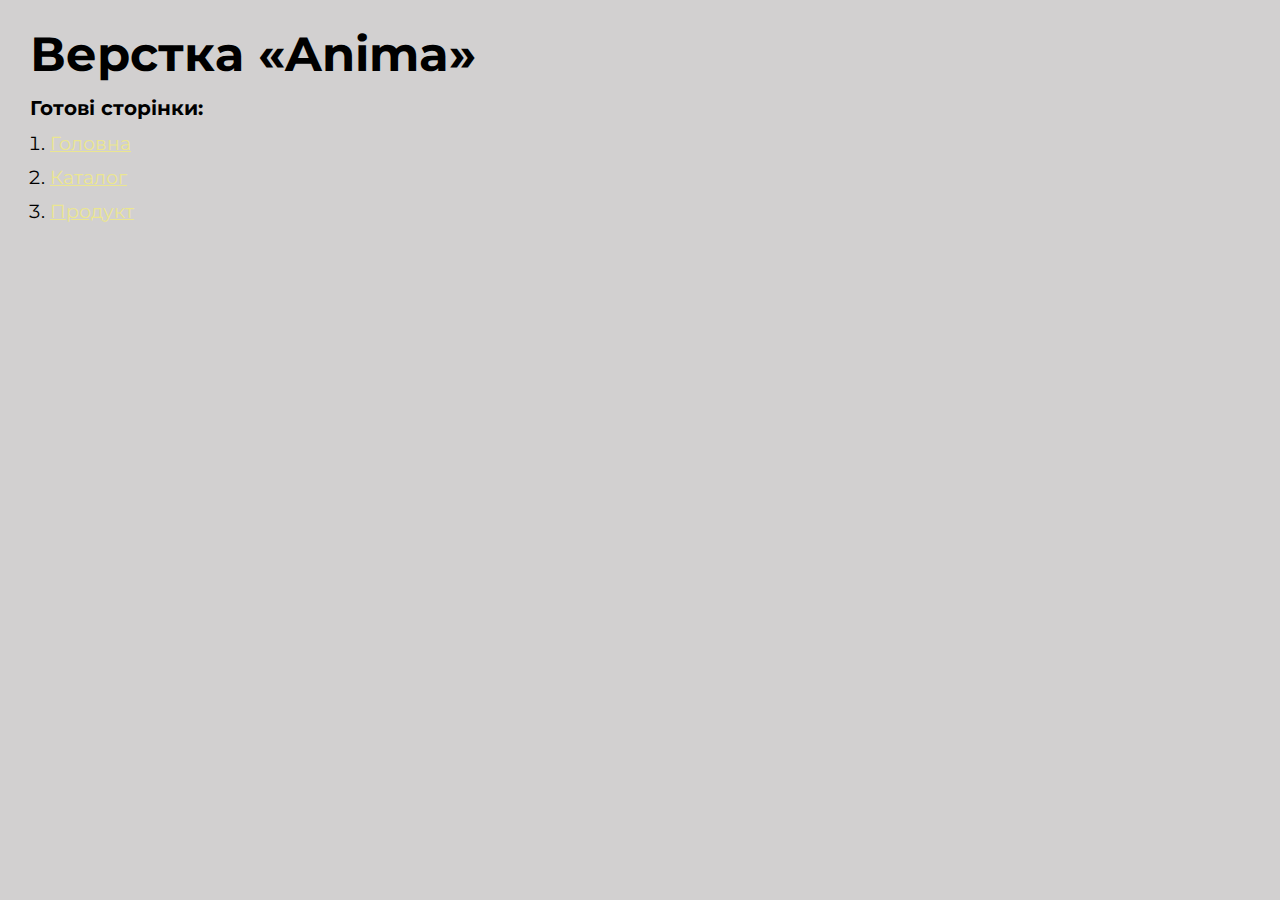
<file: index.html>
<!DOCTYPE html>
<html>

<head>
	<meta charset="UTF-8">
	<meta name="viewport" content="width=device-width, initial-scale=1.0">
	<title>Верстка «Anima»</title>
</head>

<body>
	<div class="rootpage">
		<h1>Верстка «Anima»</h1>
		<h2>Готові сторінки:</h2>
		<ol class="rootpage__list">
			<li><a target="_blank" href="home.html">Головна</a></li>
			<li><a target="_blank" href="catalog.html">Каталог</a></li>
			<li><a target="_blank" href="product.html">Продукт</a></li>
		</ol>

	</div>
</body>
<style>
	@charset "UTF-8";
	@import url("https://fonts.googleapis.com/css?family=Montserrat:regular,700&display=swap");

	*,
	*::before,
	*::after {
		padding: 0px;
		margin: 0px;
		border: 0px;
		box-sizing: border-box;
	}

	html,
	body {
		height: 100%;
		margin: 0;
		padding: 0;
		min-width: 320px;
		width: 100%;
		color: #000;
		background-color: rgb(210, 208, 208);
	}

	body {
		font-family: Montserrat;
		font-size: 100%;
		line-height: 1;
		font-size: 1.2rem;
	}

	a {
		text-decoration: underline;
		color: #ebe691
	}

	a:visited {
		text-decoration: underline;
		color: #695252;
	}

	a:hover {
		text-decoration: none;
	}

	ul li {
		list-style: none;
	}

	img {
		vertical-align: top;
	}

	.wrapper {
		width: 100%;
		min-height: 100%;
		overflow: hidden;
	}

	.rootpage {
		padding: 30px;
		display: flex;
		flex-direction: column;
		align-items: flex-start;
	}

	@media (max-width: 767px) {
		.rootpage {
			padding: 30px 15px;
		}
	}

	h1 {
		color: #000000;
		font-size: 3rem;
		margin: 0px 0px 1.25rem 0px;
	}

	@media (max-width: 767px) {
		h1 {
			font-size: 1.85rem;
			margin: 0px 0px 1.25rem 0px;
		}
	}

	h2 {
		color: #000000;
		font-size: 1.25rem;
		margin: 0px 0px 1rem 0px;
	}

	@media (max-width: 767px) {
		h2 {
			font-size: 1.125rem;
			margin: 0px 0px 1rem 0px;
		}
	}

	.rootpage__info {
		line-height: 140%;
		margin: 0px 0px 1.5rem 0px;
	}

	.rootpage__list {
		margin: 0px 0px 2.25rem 1.25rem;
	}

	.rootpage__list li:not(:last-child) {
		margin: 0px 0px 15px 0px;
	}

	.rootpage__contacts,
	.rootpage__tnx {
		border-radius: 200px;
		padding: 20px 65px;
		line-height: 140%;
	}

	@media (max-width: 767px) {

		.rootpage__contacts,
		.rootpage__tnx {
			border-radius: 40px;
			padding: 20px;
		}
	}

	.rootpage__contacts {
		background: #32b5a4;

	}

	.rootpage__contacts a {
		color: #000000;
	}

	.rootpage__tnx {
		background: #c22d63;
		margin: 0px 0px 1rem 0px;
	}
</style>

</html>
</file>
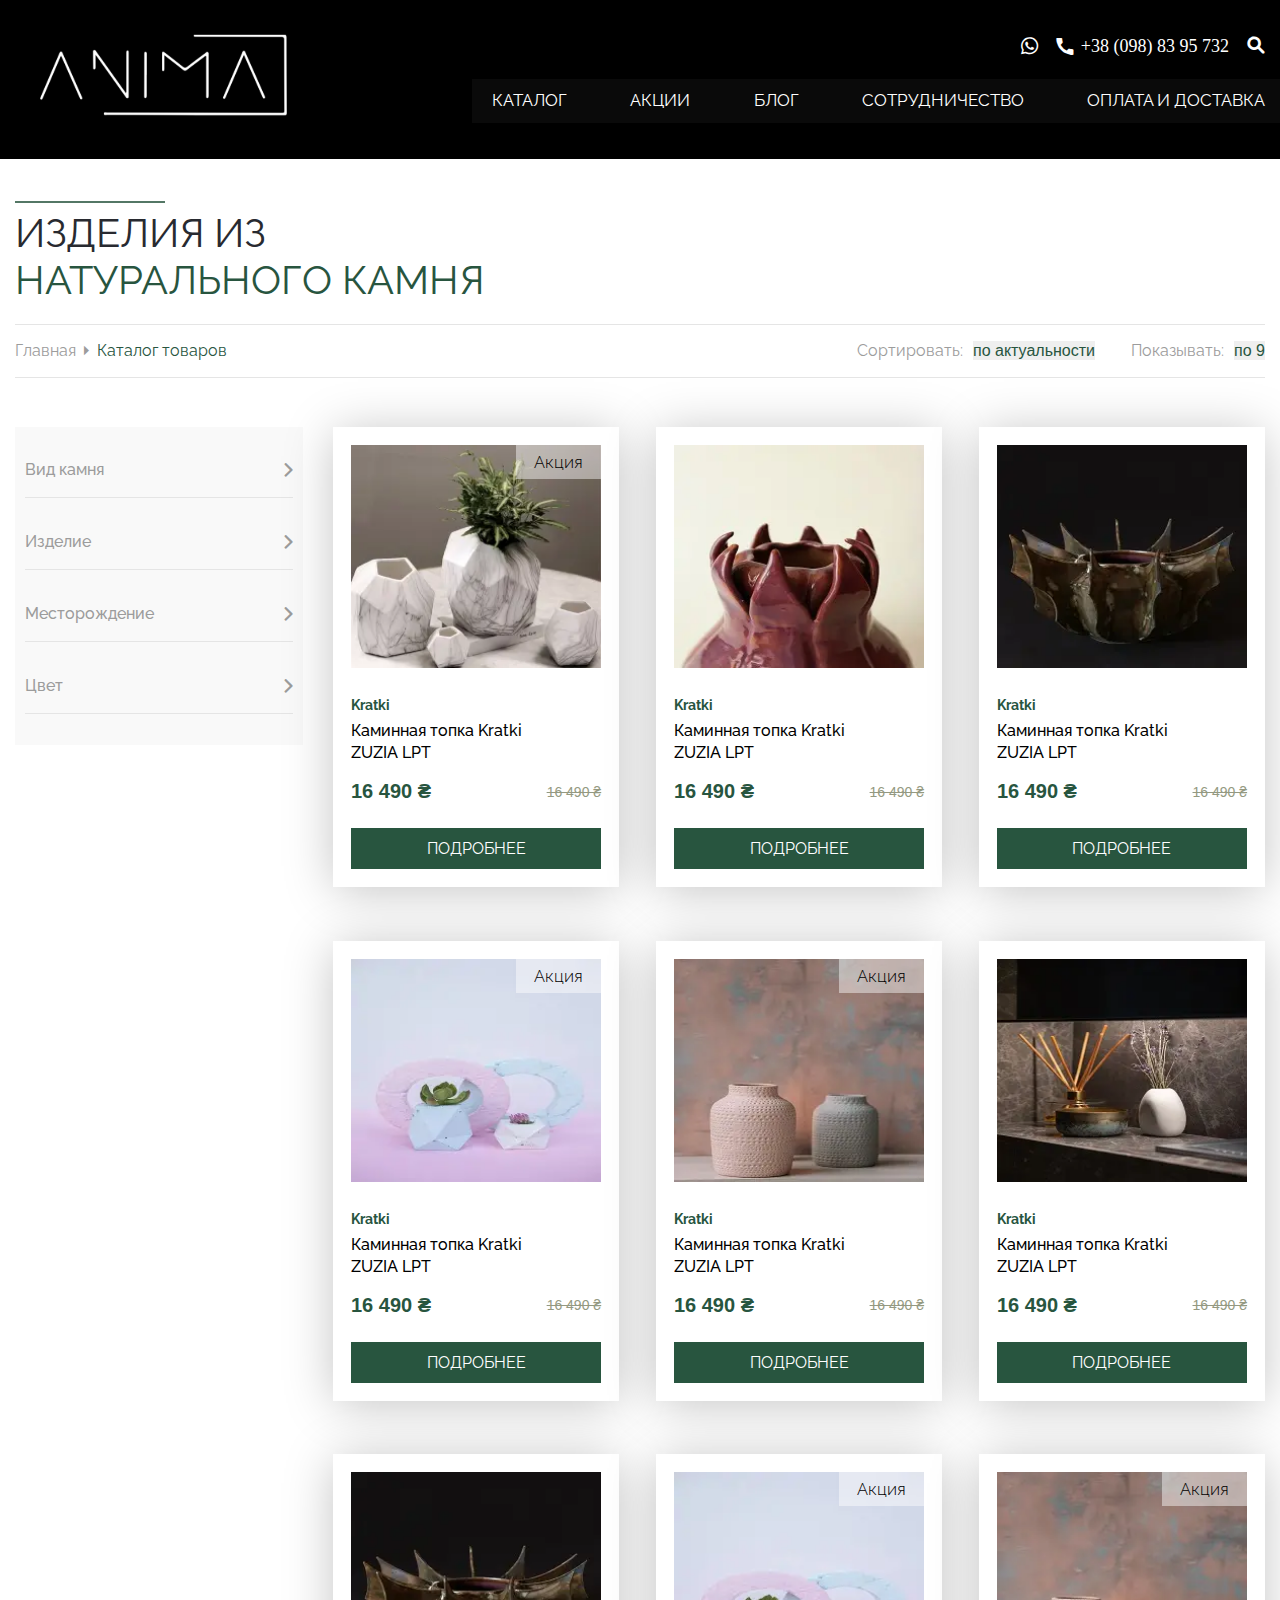
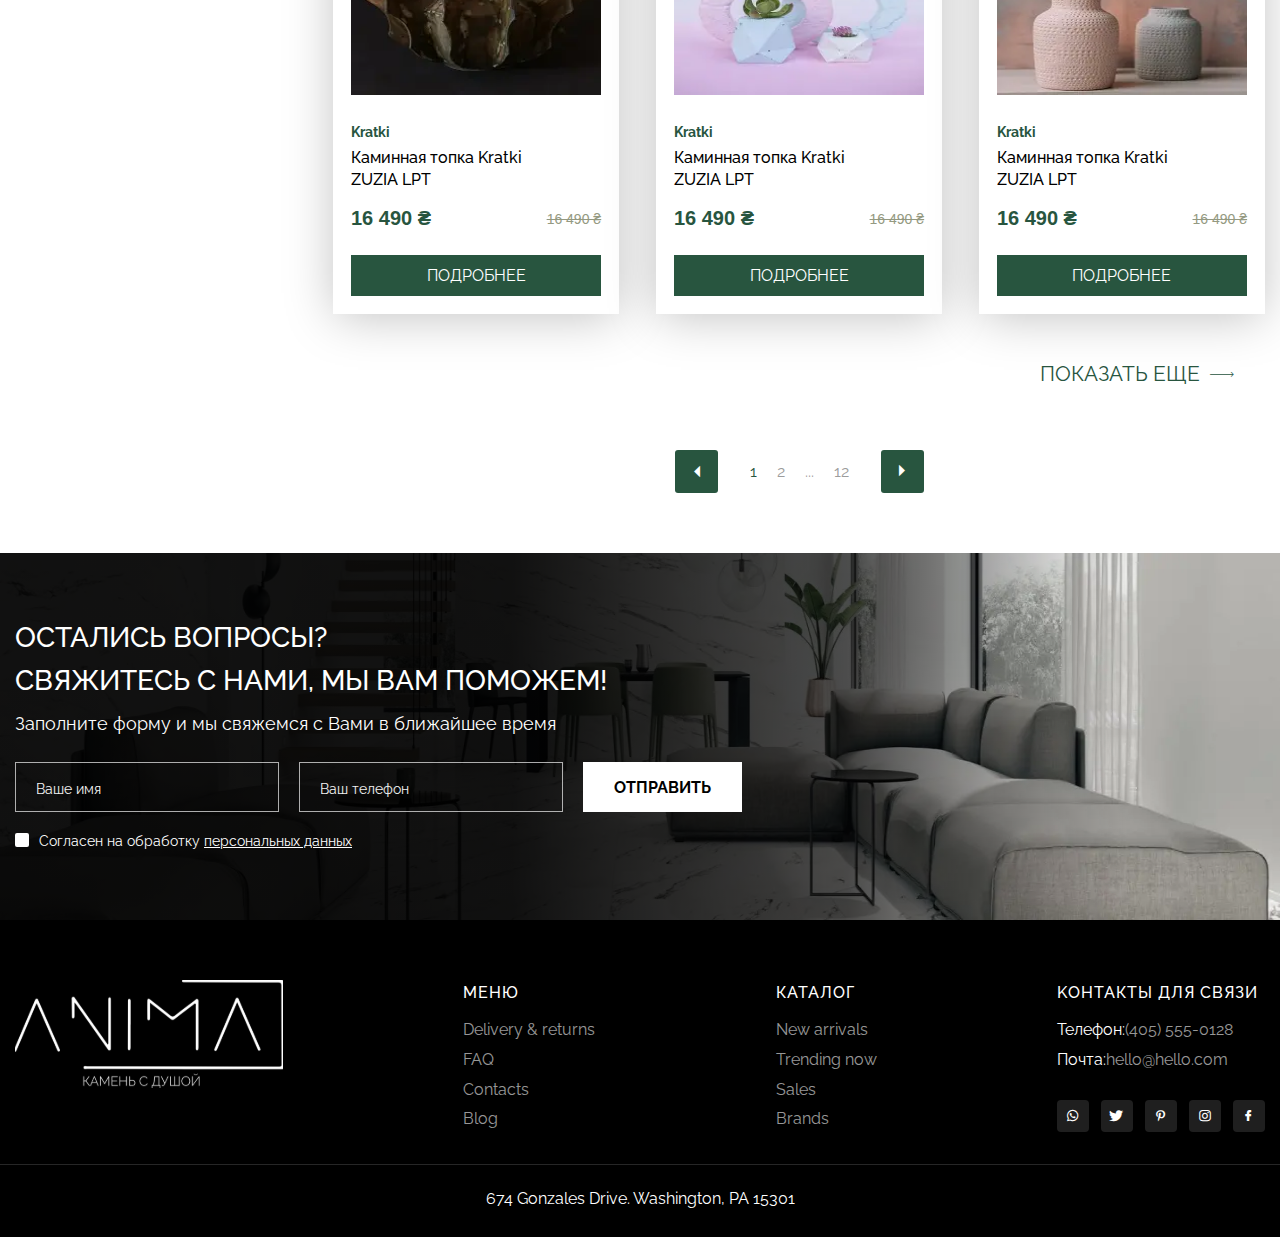
<file: catalog.html>
<!DOCTYPE html>
<html lang="ru">

<head>
	<title>Catalog</title>
	<meta charset="UTF-8">
	<meta name="format-detection" content="telephone=no">
	<!-- <style>body{opacity: 0;}</style> -->
	<link rel="stylesheet" href="css/style.min.css?_v=20230203214755">
	<link rel="shortcut icon" href="favicon.ico">
	<!-- <meta name="robots" content="noindex, nofollow"> -->
	<meta name="viewport" content="width=device-width, initial-scale=1.0">
</head>

<body>
	<div class="wrapper">
		<header class="header">
			<div class="header__container">
				<a href="" class="header__logo"><img src="img/logo.svg" alt="Logo"></a>
				<div class="header__body">
					<div class="header__actions actions-header">
						<a href="" class="actions-header__viber _icon-viber"></a>
						<a href="tel:+380988395732" class="actions-header__phone _icon-phone"><span>+38 (098) 83 95 732</span></a>
						<form action="#" class="actions-header__form form-search">
							<input autocomplete="off" type="text" name="form[]" data-error="Ошибка" placeholder="Поиск" class="form-search__input">
							<button type="button" class="form-search__button _icon-search"></button>
						</form>
					</div>
					<div class="header__menu menu">
						<button type="button" class="menu__icon icon-menu"><span></span></button>
						<nav class="menu__body">
							<ul class="menu__list">
								<li class="menu__item"><a href="catalog.html" class="menu__link">Каталог</a></li>
								<li class="menu__item"><a href="product.html" class="menu__link">Акции</a></li>
								<li class="menu__item"><a href="" class="menu__link">Блог</a></li>
								<li class="menu__item"><a href="" class="menu__link">Сотрудничество</a></li>
								<li class="menu__item"><a href="" class="menu__link">Оплата и доставка</a></li>
							</ul>
						</nav>
					</div>
				</div>
			</div>
		</header>
		<main class="page">
			<section class="page__catalog catalog">
				<div class="catalog__container">
					<div class="catalog__body">
						<h2 class="catalog__title title  _anim-no-hide _anim-items">Изделия из <span>натурального камня</span></h2>
						<div class="catalog__header header-catalog">
							<nav class="header-catalog__breadcrumbs breadcrumbs">
								<ul class="breadcrumbs__list">
									<li class="breadcrumbs__link"><a href="home.html" class="breadcrumbs__item">Главная</a></li>
									<span class="breadcrumbs__current">Каталог товаров</span>
								</ul>
							</nav>
							<div class="header-catalog__sorting sorting">
								<div class="sorting__items">
									<div class="sorting__item">
										<div class="sorting__title">Сортировать:</div>
										<div class="sorting__select">
											<select name="form[]" data-class-modif="select">
												<option value="1" selected>по актуальности</option>
												<option value="2">по актуальности</option>
												<option value="3">по актуальности</option>
												<option value="4">по актуальности</option>
											</select>
										</div>
									</div>
									<div class="sorting__item">
										<div class="sorting__title">Показывать:</div>
										<div class="sorting__select">
											<select name="form[]" data-class-modif="select">
												<option value="1" selected>по 9</option>
												<option value="2">по 6</option>
												<option value="3">по 3</option>
											</select>
										</div>
									</div>
								</div>
							</div>
						</div>
						<div class="catalog__items">
							<div class="catalog__navigation navigation">
								<div data-spollers class="navigation__spollers spollers-navigation">
									<div class="spollers-navigation__item">
										<button type="button" data-spoller class="spollers-navigation__title">Вид камня</button>
										<div class="spollers-navigation__body">
											<div data-spollers class="sub-spollers-navigation">
												<div class="sub-spollers-navigation__item">
													<button type="button" data-spoller class="sub-spollers-navigation__title">Дикий камень</button>
													<div class="sub-spollers-navigation__body">
														<button type="button" class="sub-spollers-navigation__link">Мини</button>
														<button type="button" class="sub-spollers-navigation__link">Мраморные</button>
													</div>
												</div>
												<div class="sub-spollers-navigation__item">
													<button type="button" data-spoller class="sub-spollers-navigation__title">Гранит</button>
													<div class="sub-spollers-navigation__body">
														<button type="button" class="sub-spollers-navigation__link">Мини</button>
														<button type="button" class="sub-spollers-navigation__link">Мраморные</button>
													</div>
												</div>
												<div class="sub-spollers-navigation__item">
													<button type="button" data-spoller class="sub-spollers-navigation__title">Мрамор</button>
													<div class="sub-spollers-navigation__body">
														<button type="button" class="sub-spollers-navigation__link">Мини</button>
														<button type="button" class="sub-spollers-navigation__link">Мраморные</button>
													</div>
												</div>
											</div>
										</div>
									</div>
									<div class="spollers-navigation__item">
										<button type="button" data-spoller class="spollers-navigation__title">Изделие</button>
										<div class="spollers-navigation__body">
											<div data-spollers class="sub-spollers-navigation">
												<div class="sub-spollers-navigation__item">
													<button type="button" data-spoller class="sub-spollers-navigation__title">Дикий камень</button>
													<div class="sub-spollers-navigation__body">
														<button type="button" class="sub-spollers-navigation__link">Мини</button>
														<button type="button" class="sub-spollers-navigation__link">Мраморные</button>
													</div>
												</div>
												<div class="sub-spollers-navigation__item">
													<button type="button" data-spoller class="sub-spollers-navigation__title">Гранит</button>
													<div class="sub-spollers-navigation__body">
														<button type="button" class="sub-spollers-navigation__link">Мини</button>
														<button type="button" class="sub-spollers-navigation__link">Мраморные</button>
													</div>
												</div>
												<div class="sub-spollers-navigation__item">
													<button type="button" data-spoller class="sub-spollers-navigation__title">Мрамор</button>
													<div class="sub-spollers-navigation__body">
														<button type="button" class="sub-spollers-navigation__link">Мини</button>
														<button type="button" class="sub-spollers-navigation__link">Мраморные</button>
													</div>
												</div>
											</div>
										</div>
									</div>
									<div class="spollers-navigation__item">
										<button type="button" data-spoller class="spollers-navigation__title">Месторождение</button>
										<div class="spollers-navigation__body">
											<div data-spollers class="sub-spollers-navigation">
												<div class="sub-spollers-navigation__item">
													<button type="button" data-spoller class="sub-spollers-navigation__title">Дикий камень</button>
													<div class="sub-spollers-navigation__body">
														<button type="button" class="sub-spollers-navigation__link">Мини</button>
														<button type="button" class="sub-spollers-navigation__link">Мраморные</button>
													</div>
												</div>
												<div class="sub-spollers-navigation__item">
													<button type="button" data-spoller class="sub-spollers-navigation__title">Гранит</button>
													<div class="sub-spollers-navigation__body">
														<button type="button" class="sub-spollers-navigation__link">Мини</button>
														<button type="button" class="sub-spollers-navigation__link">Мраморные</button>
													</div>
												</div>
												<div class="sub-spollers-navigation__item">
													<button type="button" data-spoller class="sub-spollers-navigation__title">Мрамор</button>
													<div class="sub-spollers-navigation__body">
														<button type="button" class="sub-spollers-navigation__link">Мини</button>
														<button type="button" class="sub-spollers-navigation__link">Мраморные</button>
													</div>
												</div>
											</div>
										</div>
									</div>
									<div class="spollers-navigation__item">
										<button type="button" data-spoller class="spollers-navigation__title">Цвет</button>
										<div class="spollers-navigation__body">
											<div data-spollers class="sub-spollers-navigation">
												<div class="sub-spollers-navigation__item">
													<button type="button" data-spoller class="sub-spollers-navigation__title">Дикий камень</button>
													<div class="sub-spollers-navigation__body">
														<button type="button" class="sub-spollers-navigation__link">Мини</button>
														<button type="button" class="sub-spollers-navigation__link">Мраморные</button>
													</div>
												</div>
												<div class="sub-spollers-navigation__item">
													<button type="button" data-spoller class="sub-spollers-navigation__title">Гранит</button>
													<div class="sub-spollers-navigation__body">
														<button type="button" class="sub-spollers-navigation__link">Мини</button>
														<button type="button" class="sub-spollers-navigation__link">Мраморные</button>
													</div>
												</div>
												<div class="sub-spollers-navigation__item">
													<button type="button" data-spoller class="sub-spollers-navigation__title">Мрамор</button>
													<div class="sub-spollers-navigation__body">
														<button type="button" class="sub-spollers-navigation__link">Мини</button>
														<button type="button" class="sub-spollers-navigation__link">Мраморные</button>
													</div>
												</div>
											</div>
										</div>
									</div>
								</div>
							</div>
							<div class="catalog__products">
								<div class="catalog__articles">
									<div class="catalog__item">
										<article class="product">
											<a href="" class="product__image">
												<div class="product__picture-ibg"><picture><source srcset="img/product/01.webp" type="image/webp"><img src="img/product/01.jpg" alt="Product"></picture></div>
												<div class="product__discounts">
													<div class="product__discount">Акция</div>
												</div>
											</a>
											<div class="product__body">
												<div class="product__label">Kratki</div>
												<a href="" class="product__title">
													<p>Каминная топка Kratki</p>
													<p>ZUZIA LPT</p>
												</a>
												<div class="product__prices">
													<div class="product__price_new">16 490 ₴</div>
													<div class="product__price_old">16 490 ₴</div>
												</div>
												<a href="" class="product__button button button_product">Подробнее</a>
											</div>
										</article>
									</div>
									<div class="catalog__item">
										<article class="product">
											<a href="" class="product__image">
												<div class="product__picture-ibg"><picture><source srcset="img/product/02.webp" type="image/webp"><img src="img/product/02.jpg" alt="Product"></picture></div>
											</a>
											<div class="product__body">
												<div class="product__label">Kratki</div>
												<a href="" class="product__title">
													<p>Каминная топка Kratki</p>
													<p>ZUZIA LPT</p>
												</a>
												<div class="product__prices">
													<div class="product__price_new">16 490 ₴</div>
													<div class="product__price_old">16 490 ₴</div>
												</div>
												<a href="" class="product__button button button_product">Подробнее</a>
											</div>
										</article>
									</div>
									<div class="catalog__item">
										<article class="product">
											<a href="" class="product__image">
												<div class="product__picture-ibg"><picture><source srcset="img/product/03.webp" type="image/webp"><img src="img/product/03.jpg" alt="Product"></picture></div>
											</a>
											<div class="product__body">
												<div class="product__label">Kratki</div>
												<a href="" class="product__title">
													<p>Каминная топка Kratki</p>
													<p>ZUZIA LPT</p>
												</a>
												<div class="product__prices">
													<div class="product__price_new">16 490 ₴</div>
													<div class="product__price_old">16 490 ₴</div>
												</div>
												<a href="" class="product__button button button_product">Подробнее</a>
											</div>
										</article>
									</div>
									<div class="catalog__item">
										<article class="product">
											<a href="" class="product__image">
												<div class="product__picture-ibg"><picture><source srcset="img/product/04.webp" type="image/webp"><img src="img/product/04.jpg" alt="Product"></picture></div>
												<div class="product__discounts">
													<div class="product__discount">Акция</div>
												</div>
											</a>
											<div class="product__body">
												<div class="product__label">Kratki</div>
												<a href="" class="product__title">
													<p>Каминная топка Kratki</p>
													<p>ZUZIA LPT</p>
												</a>
												<div class="product__prices">
													<div class="product__price_new">16 490 ₴</div>
													<div class="product__price_old">16 490 ₴</div>
												</div>
												<a href="" class="product__button button button_product">Подробнее</a>
											</div>
										</article>
									</div>
									<div class="catalog__item">
										<article class="product">
											<a href="" class="product__image">
												<div class="product__picture-ibg"><picture><source srcset="img/product/05.webp" type="image/webp"><img src="img/product/05.jpg" alt="Product"></picture></div>
												<div class="product__discounts">
													<div class="product__discount">Акция</div>
												</div>
											</a>
											<div class="product__body">
												<div class="product__label">Kratki</div>
												<a href="" class="product__title">
													<p>Каминная топка Kratki</p>
													<p>ZUZIA LPT</p>
												</a>
												<div class="product__prices">
													<div class="product__price_new">16 490 ₴</div>
													<div class="product__price_old">16 490 ₴</div>
												</div>
												<a href="" class="product__button button button_product">Подробнее</a>
											</div>
										</article>
									</div>
									<div class="catalog__item">
										<article class="product">
											<a href="" class="product__image">
												<div class="product__picture-ibg"><picture><source srcset="img/product/06.webp" type="image/webp"><img src="img/product/06.jpg" alt="Product"></picture></div>
											</a>
											<div class="product__body">
												<div class="product__label">Kratki</div>
												<a href="" class="product__title">
													<p>Каминная топка Kratki</p>
													<p>ZUZIA LPT</p>
												</a>
												<div class="product__prices">
													<div class="product__price_new">16 490 ₴</div>
													<div class="product__price_old">16 490 ₴</div>
												</div>
												<a href="" class="product__button button button_product">Подробнее</a>
											</div>
										</article>
									</div>
									<div class="catalog__item">
										<article class="product">
											<a href="" class="product__image">
												<div class="product__picture-ibg"><picture><source srcset="img/product/03.webp" type="image/webp"><img src="img/product/03.jpg" alt="Product"></picture></div>
											</a>
											<div class="product__body">
												<div class="product__label">Kratki</div>
												<a href="" class="product__title">
													<p>Каминная топка Kratki</p>
													<p>ZUZIA LPT</p>
												</a>
												<div class="product__prices">
													<div class="product__price_new">16 490 ₴</div>
													<div class="product__price_old">16 490 ₴</div>
												</div>
												<a href="" class="product__button button button_product">Подробнее</a>
											</div>
										</article>
									</div>
									<div class="catalog__item">
										<article class="product">
											<a href="" class="product__image">
												<div class="product__picture-ibg"><picture><source srcset="img/product/04.webp" type="image/webp"><img src="img/product/04.jpg" alt="Product"></picture></div>
												<div class="product__discounts">
													<div class="product__discount">Акция</div>
												</div>
											</a>
											<div class="product__body">
												<div class="product__label">Kratki</div>
												<a href="" class="product__title">
													<p>Каминная топка Kratki</p>
													<p>ZUZIA LPT</p>
												</a>
												<div class="product__prices">
													<div class="product__price_new">16 490 ₴</div>
													<div class="product__price_old">16 490 ₴</div>
												</div>
												<a href="" class="product__button button button_product">Подробнее</a>
											</div>
										</article>
									</div>
									<div class="catalog__item">
										<article class="product">
											<a href="" class="product__image">
												<div class="product__picture-ibg"><picture><source srcset="img/product/05.webp" type="image/webp"><img src="img/product/05.jpg" alt="Product"></picture></div>
												<div class="product__discounts">
													<div class="product__discount">Акция</div>
												</div>
											</a>
											<div class="product__body">
												<div class="product__label">Kratki</div>
												<a href="" class="product__title">
													<p>Каминная топка Kratki</p>
													<p>ZUZIA LPT</p>
												</a>
												<div class="product__prices">
													<div class="product__price_new">16 490 ₴</div>
													<div class="product__price_old">16 490 ₴</div>
												</div>
												<a href="" class="product__button button button_product">Подробнее</a>
											</div>
										</article>
									</div>
								</div>
								<a href="" class="catalog__button button">Показать еще</a>
								<div class="catalog__pagging pagging">
									<button type="submit" class="pagging__arrow pagging__arrow_left _icon-arrw"></button>
									<ul class="pagging__list">
										<li class="pagging__item">
											<a href="" class="pagging__link _active">1</a>
										</li>
										<li class="pagging__item">
											<a href="" class="pagging__link">2</a>
										</li>
										<li class="pagging__item">
											<a href="" class="pagging__link">...</a>
										</li>
										<li class="pagging__item">
											<a href="" class="pagging__link">12</a>
										</li>
									</ul>
									<button type="submit" class="pagging__arrow pagging__arrow_right _icon-arrw"></button>
								</div>
							</div>
						</div>
					</div>
				</div>
			</section>
			<section class="page__question question">
				<div class="question__container">
					<div class="question__body">
						<h2 class="question__title">
							<p>Остались вопросы?</p>
							<p>свяжитесь с нами, мы вам поможем!</p>
						</h2>
						<div class="question__label">Заполните форму и мы свяжемся с Вами в ближайшее время</div>
						<form action="#" class="question__form form-question">
							<div class="form-question__items">
								<div class="form-question__item">
									<input autocomplete="off" data-validate data-required type="text" name="form[]" data-error="Ошибка" placeholder="Ваше имя" class="form-question__input input">
								</div>
								<div class="form-question__item">
									<input autocomplete="off" data-validate data-required type="tel" name="form[]" data-error="Ошибка" placeholder="Ваш телефон" class="form-question__input input">
								</div>
								<div class="form-question__item">
									<button type="submit" class="form-question__button button">Отправить</button>
								</div>
							</div>
							<div class="form-question__checkbox">
								<input id="c_1" data-error="Ошибка" class="checkbox__input" type="checkbox" value="1" name="form[]">
								<label for="c_1" class="checkbox__label"><span class="checkbox__text">Согласен на обработку <a href="#" class="form-question__text_link">персональных данных</a></span></label>
							</div>
						</form>
					</div>
				</div>
			</section>
		</main>
		<footer class="footer">
			<div class="footer__container">
				<div class="footer__body">
					<div class="footer__column">
						<a href="" class="footer__logo">
							<img src="img/footer-logo.svg" alt="Footer-logo">
						</a>
					</div>
					<div class="footer__column">
						<div class="footer__menu menu-footer">
							<div class="menu-footer__title">MЕНЮ</div>
							<nav class="menu-footer__body">
								<ul class="menu-footer__list">
									<li class="menu-footer__item"><a href="" class="menu-footer__link">Delivery & returns</a></li>
									<li class="menu-footer__item"><a href="" class="menu-footer__link">FAQ</a></li>
									<li class="menu-footer__item"><a href="" class="menu-footer__link">Contacts</a></li>
									<li class="menu-footer__item"><a href="" class="menu-footer__link">Blog</a></li>
								</ul>
							</nav>
						</div>
					</div>
					<div class="footer__column">
						<div class="footer__menu menu-footer">
							<div class="menu-footer__title">КАТАЛОГ</div>
							<nav class="menu-footer__body">
								<ul class="menu-footer__list">
									<li class="menu-footer__item"><a href="" class="menu-footer__link">New arrivals</a></li>
									<li class="menu-footer__item"><a href="" class="menu-footer__link">Trending now</a></li>
									<li class="menu-footer__item"><a href="" class="menu-footer__link">Sales</a></li>
									<li class="menu-footer__item"><a href="" class="menu-footer__link">Brands</a></li>
								</ul>
							</nav>
						</div>
					</div>
					<div class="footer__column">
						<div class="footer__menu menu-footer">
							<div class="menu-footer__title">KОНТАКТЫ ДЛЯ СВЯЗИ</div>
							<nav class="menu-footer__body">
								<ul class="menu-footer__list">
									<li class="menu-footer__item">
										<div class="menu-footer__label">Телефон:</div>
										<a href="tel:4055550128" class="menu-footer__link">(405) 555-0128</a>
									</li>
									<li class="menu-footer__item">
										<div class="menu-footer__label">Почта:</div>
										<a href="mailto:hello@hello.com" class="menu-footer__link">hello@hello.com</a>
									</li>
								</ul>
							</nav>
						</div>
						<div class="footer__socials">
							<a href="" class="footer__social _icon-viber"></a>
							<a href="" class="footer__social _icon-twit"></a>
							<a href="" class="footer__social _icon-pi"></a>
							<a href="" class="footer__social _icon-inst"></a>
							<a href="" class="footer__social _icon-fb1"></a>
						</div>
					</div>
				</div>
			</div>
			<div class="footer__copy">674 Gonzales Drive. Washington, PA 15301</div>
		</footer>
	</div>
	<script src="js/app.min.js?_v=20230203214755"></script>
</body>

</html>
</file>
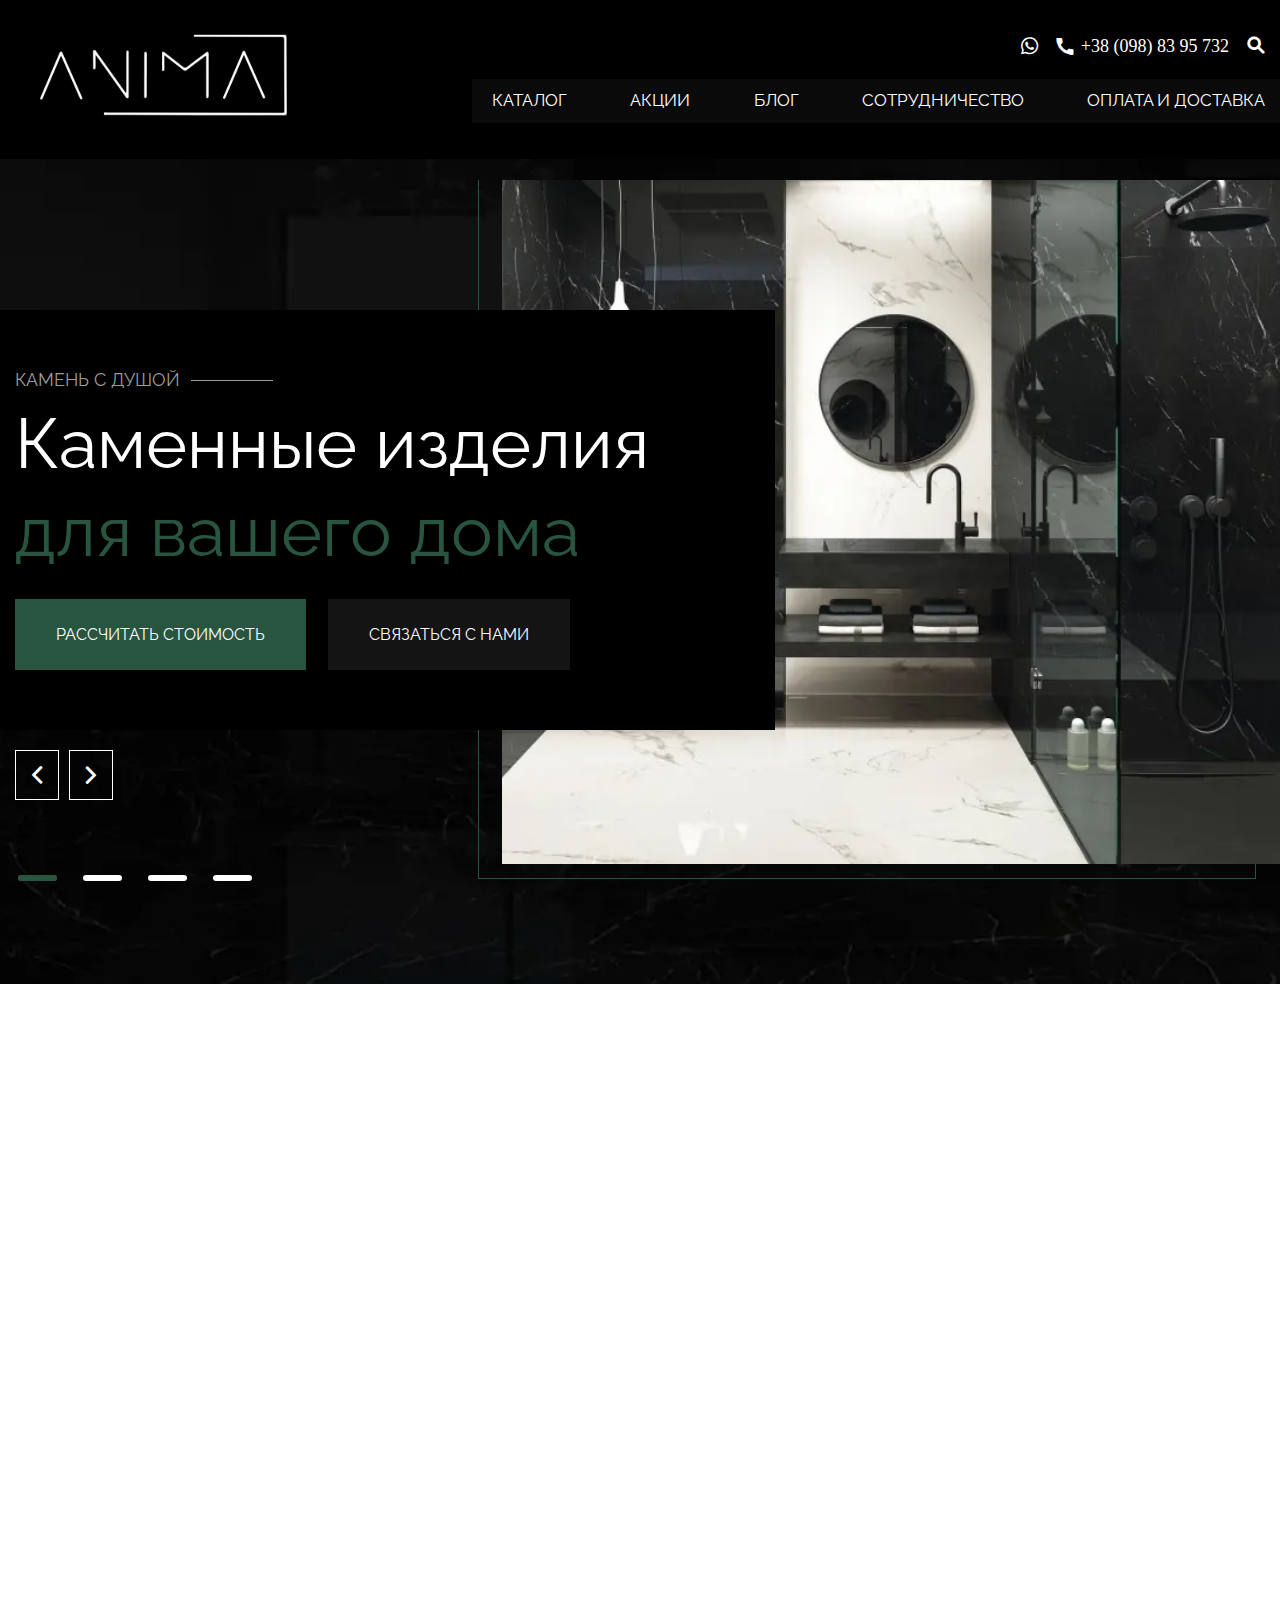
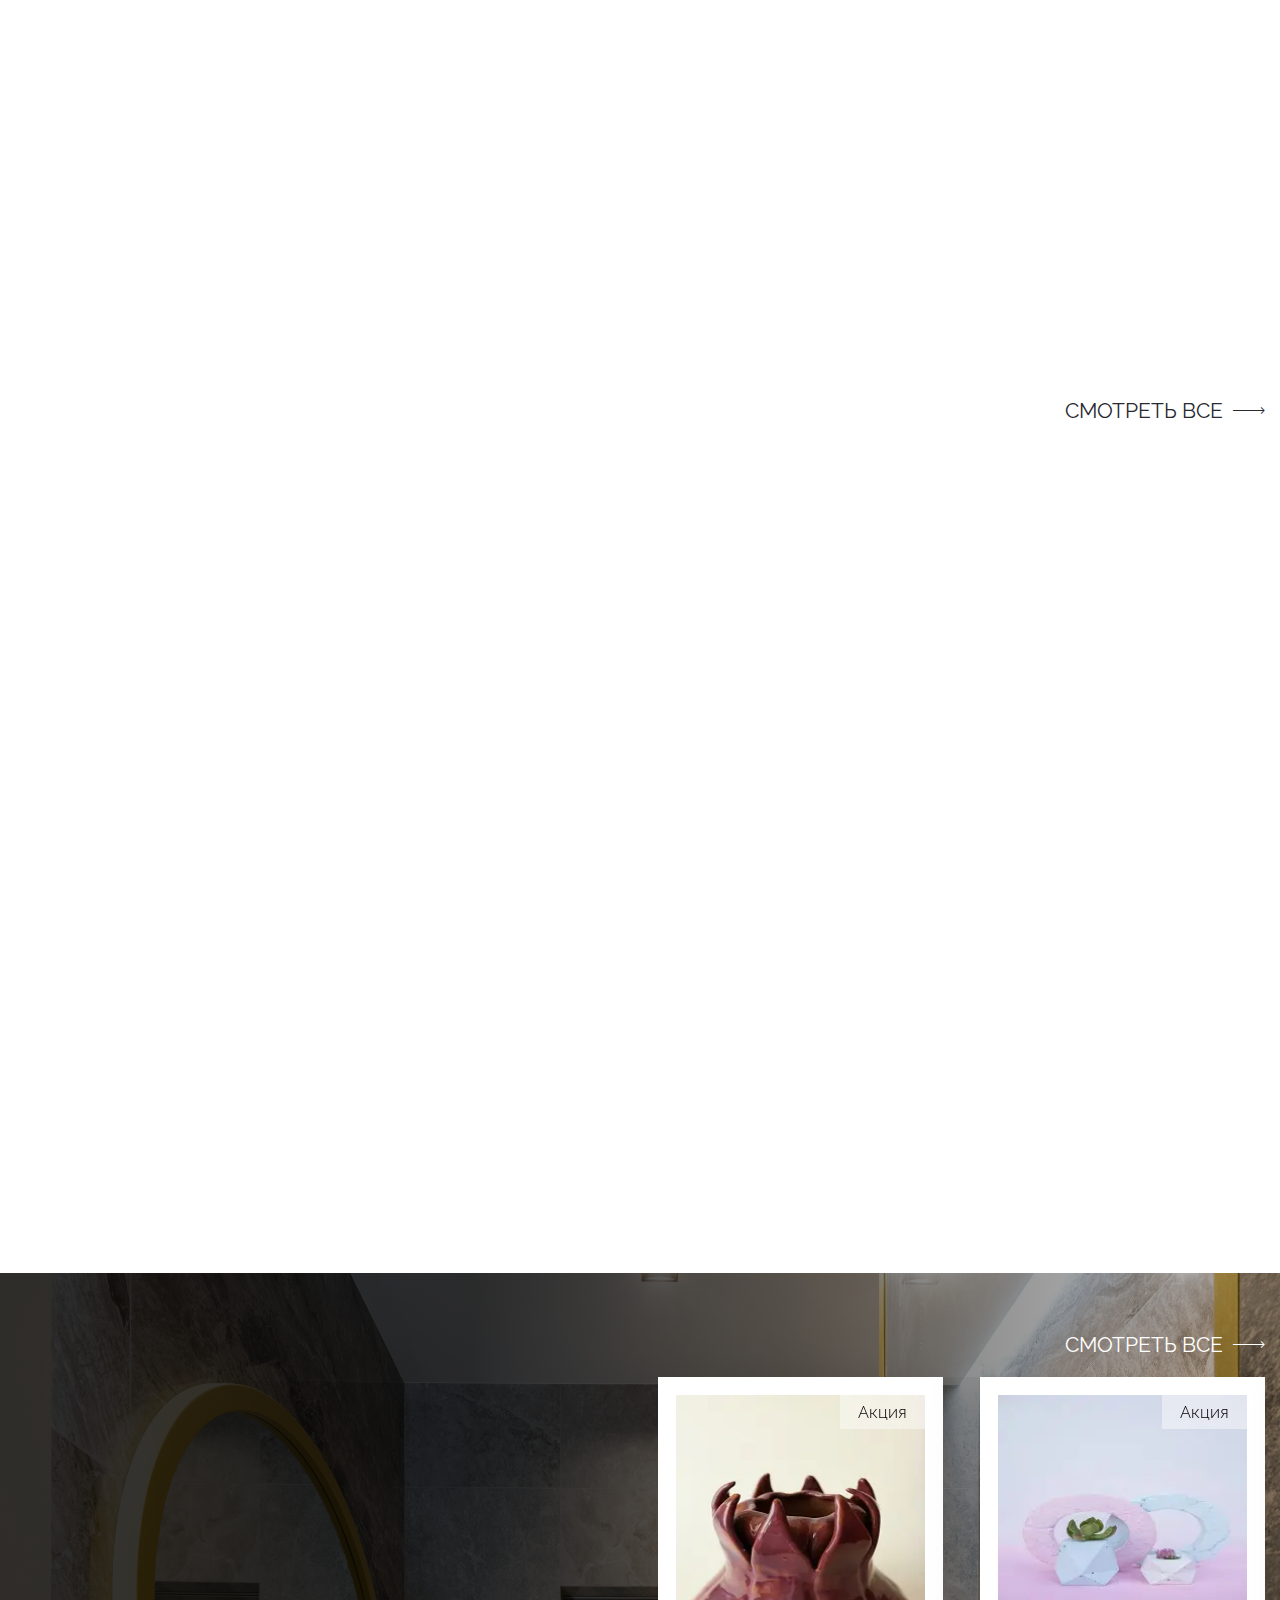
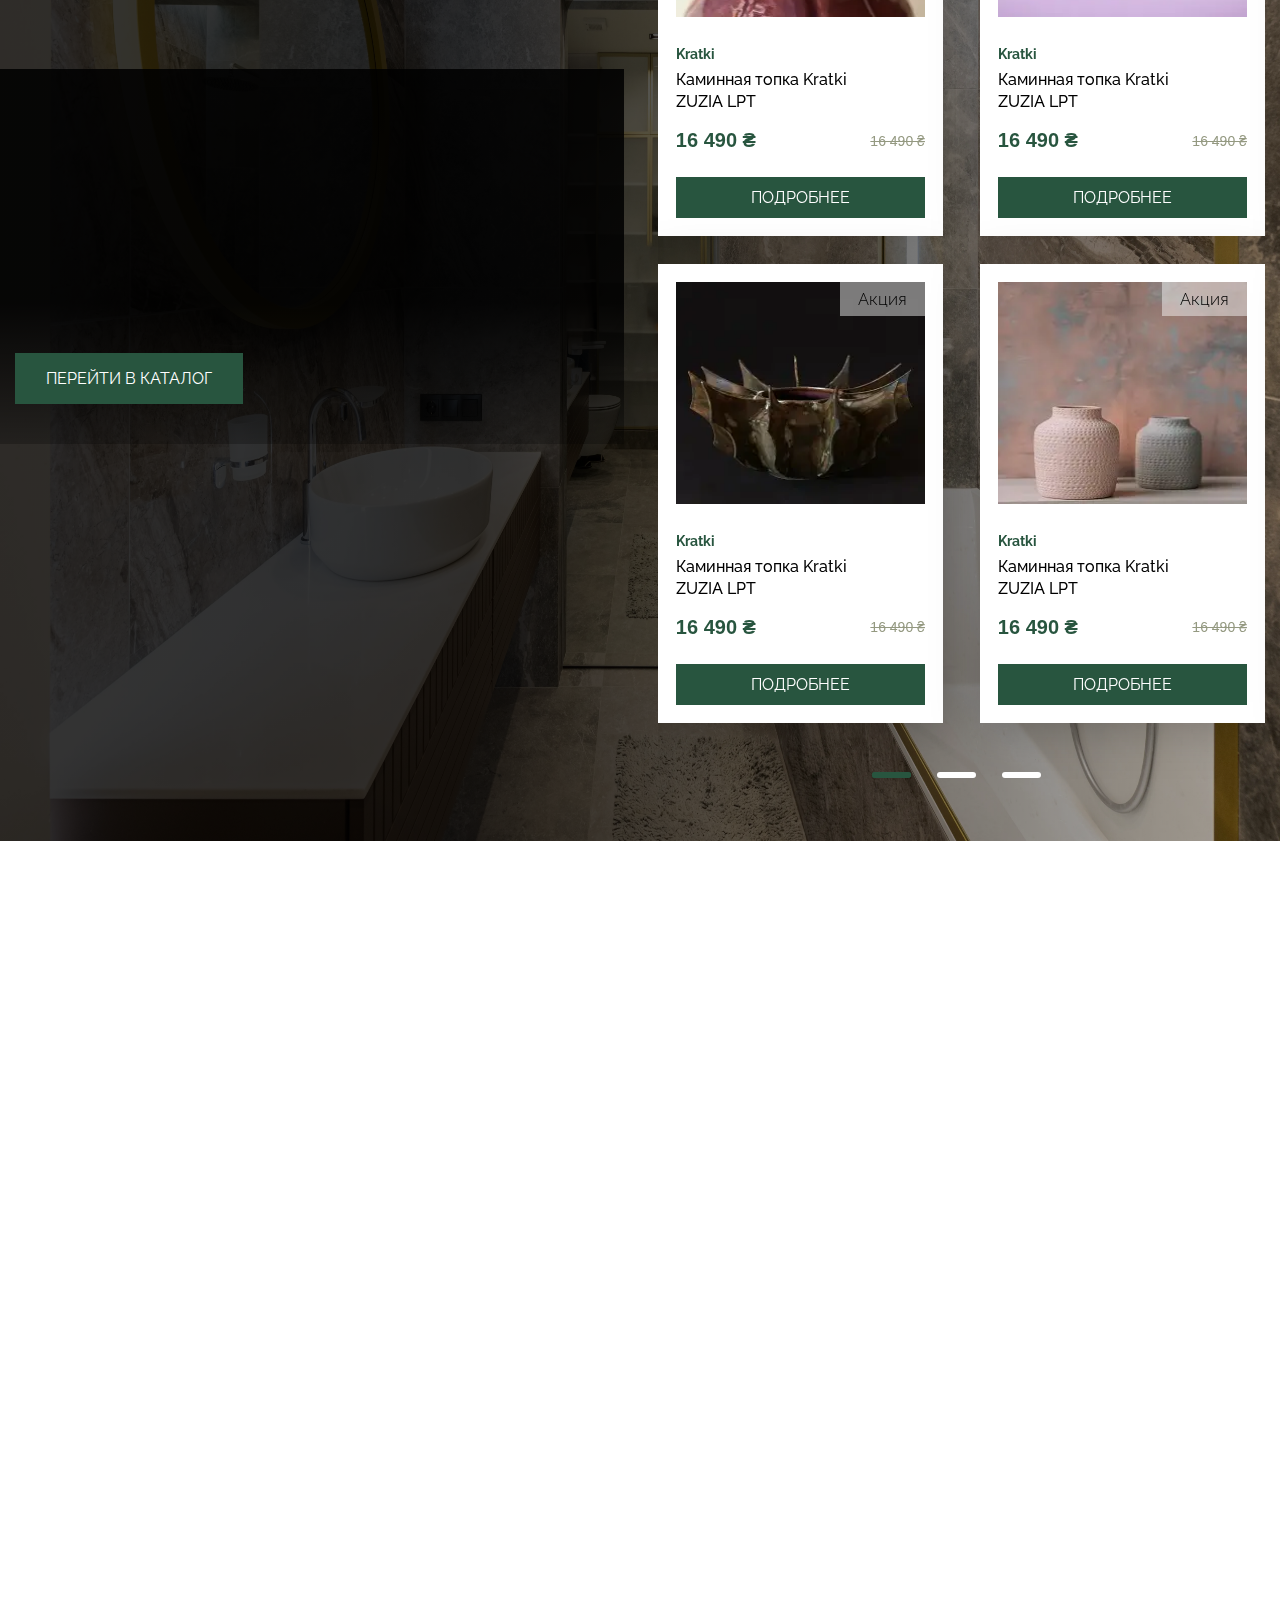
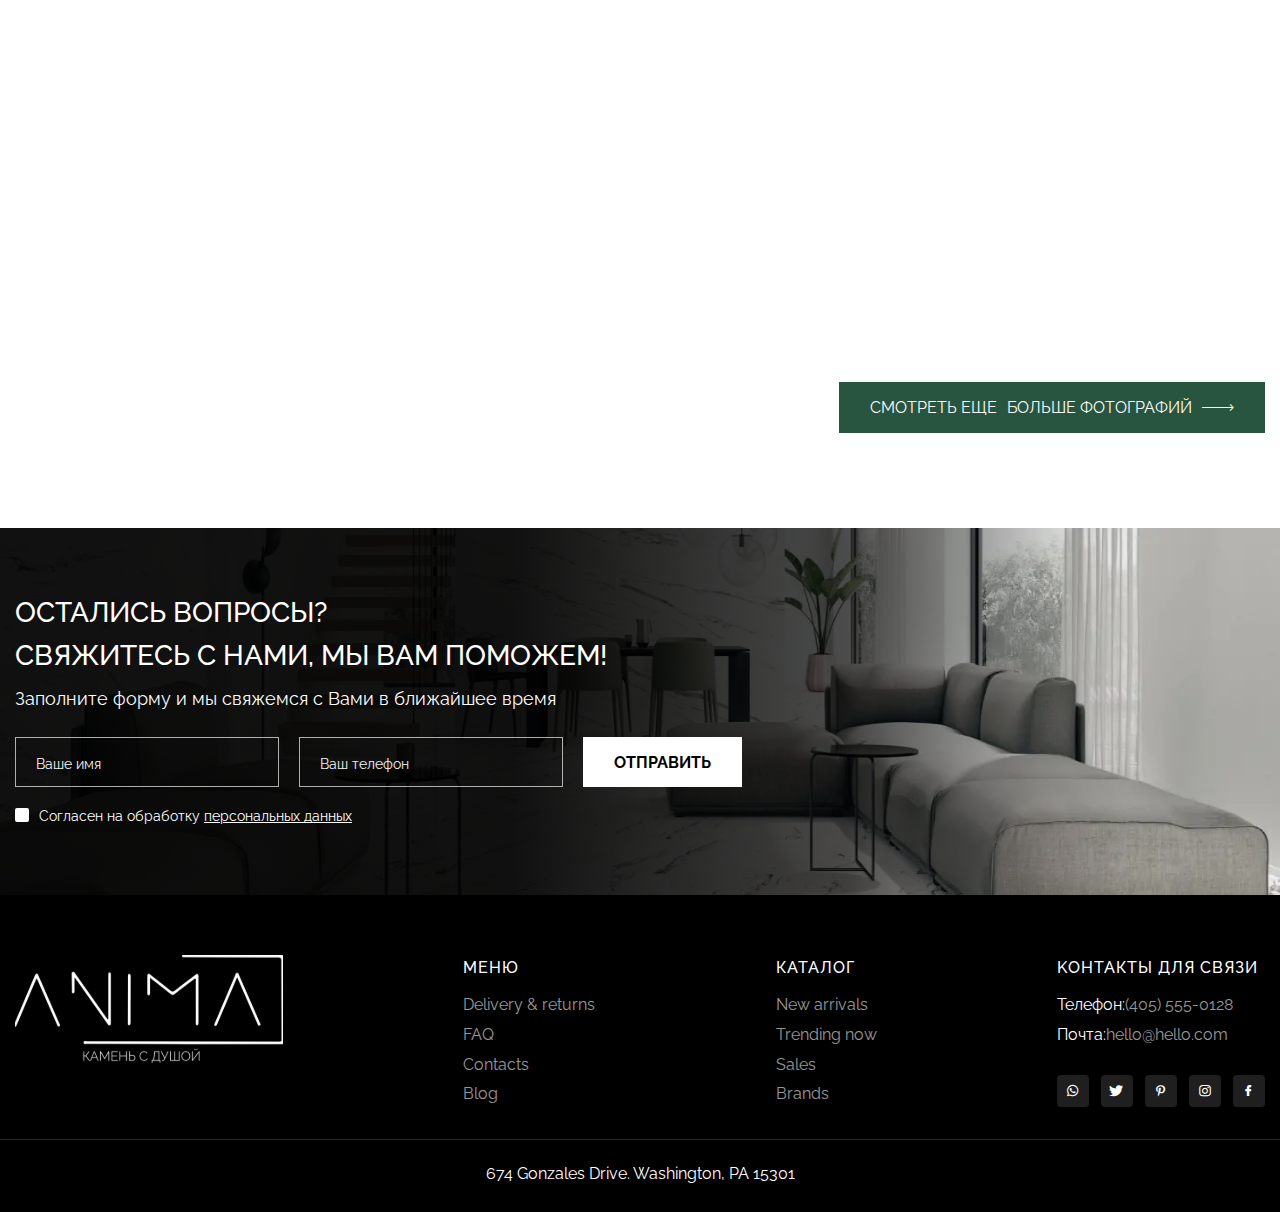
<file: home.html>
<!DOCTYPE html>
<html lang="ru">

<head>
	<title>HomePage</title>
	<meta charset="UTF-8">
	<meta name="format-detection" content="telephone=no">
	<!-- <style>body{opacity: 0;}</style> -->
	<link rel="stylesheet" href="css/style.min.css?_v=20230203214755">
	<link rel="shortcut icon" href="favicon.ico">
	<!-- <meta name="robots" content="noindex, nofollow"> -->
	<meta name="viewport" content="width=device-width, initial-scale=1.0">
</head>

<body>
	<div class="wrapper">
		<header class="header">
			<div class="header__container">
				<a href="" class="header__logo"><img src="img/logo.svg" alt="Logo"></a>
				<div class="header__body">
					<div class="header__actions actions-header">
						<a href="" class="actions-header__viber _icon-viber"></a>
						<a href="tel:+380988395732" class="actions-header__phone _icon-phone"><span>+38 (098) 83 95 732</span></a>
						<form action="#" class="actions-header__form form-search">
							<input autocomplete="off" type="text" name="form[]" data-error="Ошибка" placeholder="Поиск" class="form-search__input">
							<button type="button" class="form-search__button _icon-search"></button>
						</form>
					</div>
					<div class="header__menu menu">
						<button type="button" class="menu__icon icon-menu"><span></span></button>
						<nav class="menu__body">
							<ul class="menu__list">
								<li class="menu__item"><a href="catalog.html" class="menu__link">Каталог</a></li>
								<li class="menu__item"><a href="product.html" class="menu__link">Акции</a></li>
								<li class="menu__item"><a href="" class="menu__link">Блог</a></li>
								<li class="menu__item"><a href="" class="menu__link">Сотрудничество</a></li>
								<li class="menu__item"><a href="" class="menu__link">Оплата и доставка</a></li>
							</ul>
						</nav>
					</div>
				</div>
			</div>
		</header>
		<main class="page">
			<section class="page__main-block main-block">
				<div class="main-block__body">
					<div class="main-block__slider swiper">
						<div class="main-block__wrapper __container swiper-wrapper">
							<div class="main-block__slide slide-main-block swiper-slide">
								<div class="slide-main-block__body">
									<div class="slide-main-block__content">
										<div class="slide-main-block__container">
											<div class="slide-main-block__label">камень с душой</div>
											<h1 class="slide-main-block__title">Каменные изделия <br> <span>для вашего дома</span></h1>
											<div class="slide-main-block__buttons">
												<a href="" class="slide-main-block__button button button_bg">Рассчитать стоимость</a>
												<a href="" class="slide-main-block__button button button_bg button_bl">Связаться с нами</a>
											</div>
										</div>
									</div>
								</div>
							</div>
							<div class="main-block__slide slide-main-block swiper-slide">
								<div class="slide-main-block__body">
									<div class="slide-main-block__content">
										<div class="slide-main-block__container">
											<div data-swiper-parallax-opacity="0.5" data-swiper-parallax-x="-5%" class="slide-main-block__label">камень с душой</div>
											<h1 data-swiper-parallax-opacity="0.5" data-swiper-parallax-x="-5%" class="slide-main-block__title">Каменные изделия <br> <span>для вашего дома</span></h1>
											<div data-swiper-parallax-opacity="0.5" data-swiper-parallax-x="-5%" class="slide-main-block__buttons">
												<a href="" class="slide-main-block__button button button_bg">Рассчитать стоимость</a>
												<a href="" class="slide-main-block__button button button_bg button_bl">Связаться с нами</a>
											</div>
										</div>
									</div>
								</div>
							</div>
							<div class="main-block__slide slide-main-block swiper-slide">
								<div class="slide-main-block__body">
									<div class="slide-main-block__content">
										<div class="slide-main-block__container">
											<div data-swiper-parallax-opacity="0.5" data-swiper-parallax-x="-5%" class="slide-main-block__label">камень с душой</div>
											<h1 data-swiper-parallax-opacity="0.5" data-swiper-parallax-x="-5%" class="slide-main-block__title">Каменные изделия <br> <span>для вашего дома</span></h1>
											<div data-swiper-parallax-opacity="0.5" data-swiper-parallax-x="-5%" class="slide-main-block__buttons">
												<a href="" class="slide-main-block__button button button_bg">Рассчитать стоимость</a>
												<a href="" class="slide-main-block__button button button_bg button_bl">Связаться с нами</a>
											</div>
										</div>
									</div>
								</div>
							</div>
							<div class="main-block__slide slide-main-block swiper-slide">
								<div class="slide-main-block__body">
									<div class="slide-main-block__content">
										<div class="slide-main-block__container">
											<div data-swiper-parallax-opacity="0.5" data-swiper-parallax-x="-5%" class="slide-main-block__label">камень с душой</div>
											<h1 data-swiper-parallax-opacity="0.5" data-swiper-parallax-x="-5%" class="slide-main-block__title">Каменные изделия <br> <span>для вашего дома</span></h1>
											<div data-swiper-parallax-opacity="0.5" data-swiper-parallax-x="-5%" class="slide-main-block__buttons">
												<a href="" class="slide-main-block__button button button_bg">Рассчитать стоимость</a>
												<a href="" class="slide-main-block__button button button_bg button_bl">Связаться с нами</a>
											</div>
										</div>
									</div>
								</div>
							</div>
						</div>
						<div class="main-block__actions __container">

							<div class="main-block__swiper-buttons swiper-buttons">
								<button type="button" class="swiper-button-prev swiper-button _icon-arrow1"></button>
								<button type="button" class="swiper-button-next swiper-button _icon-arrow1"></button>
							</div>
							<div class="main-block__pagination main-pagination">
								<div class="swiper-pagination"></div>
							</div>
						</div>
						<div class="main-block__image">
							<div class="main-block__picture-ibg">
								<picture><source srcset="img/main-block/01.webp" type="image/webp"><img src="img/main-block/01.jpg" alt="Image"></picture>
							</div>
						</div>
					</div>
				</div>
				<div class="main-block__fullscreen-ibg"><picture><source srcset="img/main-block/background.webp" type="image/webp"><img src="img/main-block/background.jpg" alt=""></picture></div>
			</section>
			<section class="page__benefits benefits">
				<div class="benefits__container">
					<h2 class="benefits__title title title_center _anim-no-hide _anim-items">наши преимущества - <span>ваш результат</span></h2>
					<div class="benefits__body">
						<div data-spollers class="benefits__spollers spollers-benefits _anim-no-hide _anim-items">
							<div class="spollers-benefits__item">
								<div class="spollers-benefits__label">Новейшее итальянское оборудование Donatoni</div>
								<button type="button" data-spoller class="spollers-benefits__title _icon-arrow1"><span>01</span></button>
								<div class="spollers-benefits__body">С его помощью мы производим необычные формы, изготавливаем сложные нестандартные изделия</div>
							</div>
							<div class="spollers-benefits__item">
								<div class="spollers-benefits__label">Собственное <br> произодство</div>
								<button type="button" data-spoller class="spollers-benefits__title _icon-arrow1"><span>02</span></button>
								<div class="spollers-benefits__body">Предлагаем адекватную стоимость, поскольку производим все самостоятельно. Вы можете посетить наше производство, чтобы убедиться в этом</div>
							</div>
							<div class="spollers-benefits__item">
								<div class="spollers-benefits__label">Широкий <br> ассортимент</div>
								<button type="button" data-spoller class="spollers-benefits__title _icon-arrow1"><span>03</span></button>
								<div class="spollers-benefits__body">Мы предлагаем изделия из более 120 месторождений из Италии, Испании, Индии, Бразилии, Китая, Ирана и др. Но если вам нужно что-то совершенно уникальное - закажем для вас любой камень.</div>
							</div>
						</div>
						<div data-prlx-parent class="benefits__image _anim-no-hide _anim-items">
							<div data-prlx class="benefits__picture-ibg">
								<picture><source srcset="img/benefits/image.webp" type="image/webp"><img src="img/benefits/image.jpg" alt="Image"></picture>
							</div>
						</div>
						<div data-spollers class="benefits__spollers spollers-benefits _anim-no-hide _anim-items">
							<div class="spollers-benefits__item">
								<div class="spollers-benefits__label spollers-benefits__label_right">Изделия <br> из наличия</div>
								<button type="button" data-spoller class="spollers-benefits__title spollers-benefits__title_reverse _icon-arrow1"><span>04</span></button>
								<div class="spollers-benefits__body spollers-benefits__body_right">С его помощью мы производим необычные формы, изготавливаем сложные нестандартные изделия</div>
							</div>
							<div class="spollers-benefits__item">
								<div class="spollers-benefits__label spollers-benefits__label_right">Работаем <br> под ключ</div>
								<button type="button" data-spoller class="spollers-benefits__title spollers-benefits__title_reverse _icon-arrow1"><span>05</span></button>
								<div class="spollers-benefits__body spollers-benefits__body_right">Предлагаем адекватную стоимость, поскольку производим все самостоятельно. Вы можете посетить наше производство, чтобы убедиться в этом</div>
							</div>
							<div class="spollers-benefits__item">
								<div class="spollers-benefits__label spollers-benefits__label_right">Консультации по уходу за иделием из камня</div>
								<button type="button" data-spoller class="spollers-benefits__title spollers-benefits__title_reverse _icon-arrow1"><span>06</span></button>
								<div class="spollers-benefits__body spollers-benefits__body_right">Мы предлагаем изделия из более 120 месторождений из Италии, Испании, Индии, Бразилии, Китая, Ирана и др. Но если вам нужно что-то совершенно уникальное - закажем для вас любой камень.</div>
							</div>
						</div>
					</div>

				</div>
			</section>
			<section class="page__natural-stone natural-stone">
				<div class="natural-stone__container">
					<div class="natural-stone__header">
						<h2 class="natural-stone__title title _anim-no-hide _anim-items">Изделия из <span>натурального камня</span></h2>
						<a href="" data-da=".natural-stone__items, 768" class="natural-stone__button button-arrow">Смотреть все</a>
					</div>
					<div class="natural-stone__items">
						<div class="natural-stone__row">
							<div class="natural-stone__item _anim-no-hide _anim-items">
								<div class="natural-stone__image-ibg"><picture><source srcset="img/natural-stone/01.webp" type="image/webp"><img src="img/natural-stone/01.jpg" alt="Products"></picture></div>
								<div class="natural-stone__text">столешницы</div>
							</div>
							<div class="natural-stone__item natural-stone__item_big _anim-no-hide _anim-items">
								<div class="natural-stone__image-ibg"><picture><source srcset="img/natural-stone/02.webp" type="image/webp"><img src="img/natural-stone/02.jpg" alt="Products"></picture></div>
								<div class="natural-stone__text natural-stone__text_rg">подоконники</div>
							</div>
						</div>
						<div class="natural-stone__row">
							<div class="natural-stone__item natural-stone__item_big _anim-no-hide _anim-items">
								<div class="natural-stone__image-ibg"><picture><source srcset="img/natural-stone/03.webp" type="image/webp"><img src="img/natural-stone/03.jpg" alt="Products"></picture></div>
								<div class="natural-stone__text">раковины</div>
							</div>
							<div class="natural-stone__item _anim-no-hide _anim-items">
								<div class="natural-stone__image-ibg"><picture><source srcset="img/natural-stone/04.webp" type="image/webp"><img src="img/natural-stone/04.jpg" alt="Products"></picture></div>
								<div class="natural-stone__text natural-stone__text_rg">панно</div>
							</div>
						</div>
					</div>
				</div>
			</section>
			<section class="page__discounts discounts">
				<div class="discounts__container">
					<div class="discounts__body">
						<h2 class="discounts__title title _anim-no-hide _anim-items">Актуальные акции на <span>НАШУ ПРОДУКЦИЮ</span></h2>
						<div class="discounts__text _anim-no-hide _anim-items">Учитывая ключевые сценарии поведения, обучения кадров влечет за собой процесс внедрения и модернизации распределения</div>
						<a href="" class="discounts__button button">перейти в каталог</a>
					</div>
					<div class="discounts__items">
						<a href="" class="discounts__all button-arrow button-arrow_wh">Смотреть все</a>
						<div class="discounts__slider swiper">
							<div class="discounts__wrapper swiper-wrapper">
								<div class="discounts__slide slide-discounts swiper-slide">
									<div class="slide-discounts__card product">
										<a href="" class="product__image">
											<div class="product__picture-ibg"><picture><source srcset="img/product/02.webp" type="image/webp"><img src="img/product/02.jpg" alt="Product"></picture></div>
											<div class="product__discounts">
												<div class="product__discount">Акция</div>
											</div>
										</a>
										<div class="product__body">
											<div class="product__label">Kratki</div>
											<a href="" class="product__title">
												<p>Каминная топка Kratki</p>
												<p>ZUZIA LPT</p>
											</a>
											<div class="product__prices">
												<div class="product__price_new">16 490 ₴</div>
												<div class="product__price_old">16 490 ₴</div>
											</div>
											<a href="" class="product__button button button_product">Подробнее</a>
										</div>
									</div>
									<div class="slide-discounts__card product">
										<a href="" class="product__image">
											<div class="product__picture-ibg"><picture><source srcset="img/product/03.webp" type="image/webp"><img src="img/product/03.jpg" alt="Product"></picture></div>
											<div class="product__discounts">
												<div class="product__discount">Акция</div>
											</div>
										</a>
										<div class="product__body">
											<div class="product__label">Kratki</div>
											<a href="" class="product__title">
												<p>Каминная топка Kratki</p>
												<p>ZUZIA LPT</p>
											</a>
											<div class="product__prices">
												<div class="product__price_new">16 490 ₴</div>
												<div class="product__price_old">16 490 ₴</div>
											</div>
											<a href="" class="product__button button button_product">Подробнее</a>
										</div>
									</div>
								</div>
								<div class="discounts__slide slide-discounts swiper-slide">
									<div class="slide-discounts__card product">
										<a href="" class="product__image">
											<div class="product__picture-ibg"><picture><source srcset="img/product/04.webp" type="image/webp"><img src="img/product/04.jpg" alt="Product"></picture></div>
											<div class="product__discounts">
												<div class="product__discount">Акция</div>
											</div>
										</a>
										<div class="product__body">
											<div class="product__label">Kratki</div>
											<a href="" class="product__title">
												<p>Каминная топка Kratki</p>
												<p>ZUZIA LPT</p>
											</a>
											<div class="product__prices">
												<div class="product__price_new">16 490 ₴</div>
												<div class="product__price_old">16 490 ₴</div>
											</div>
											<a href="" class="product__button button button_product">Подробнее</a>
										</div>
									</div>
									<div class="slide-discounts__card product">
										<a href="" class="product__image">
											<div class="product__picture-ibg"><picture><source srcset="img/product/05.webp" type="image/webp"><img src="img/product/05.jpg" alt="Product"></picture></div>
											<div class="product__discounts">
												<div class="product__discount">Акция</div>
											</div>
										</a>
										<div class="product__body">
											<div class="product__label">Kratki</div>
											<a href="" class="product__title">
												<p>Каминная топка Kratki</p>
												<p>ZUZIA LPT</p>
											</a>
											<div class="product__prices">
												<div class="product__price_new">16 490 ₴</div>
												<div class="product__price_old">16 490 ₴</div>
											</div>
											<a href="" class="product__button button button_product">Подробнее</a>
										</div>
									</div>
								</div>
								<div class="discounts__slide slide-discounts swiper-slide">
									<div class="slide-discounts__card product">
										<a href="" class="product__image">
											<div class="product__picture-ibg"><picture><source srcset="img/product/06.webp" type="image/webp"><img src="img/product/06.jpg" alt="Product"></picture></div>
											<div class="product__discounts">
												<div class="product__discount">Акция</div>
											</div>
										</a>
										<div class="product__body">
											<div class="product__label">Kratki</div>
											<a href="" class="product__title">
												<p>Каминная топка Kratki</p>
												<p>ZUZIA LPT</p>
											</a>
											<div class="product__prices">
												<div class="product__price_new">16 490 ₴</div>
												<div class="product__price_old">16 490 ₴</div>
											</div>
											<a href="" class="product__button button button_product">Подробнее</a>
										</div>
									</div>
									<div class="slide-discounts__card product">
										<a href="" class="product__image">
											<div class="product__picture-ibg"><picture><source srcset="img/product/01.webp" type="image/webp"><img src="img/product/01.jpg" alt="Product"></picture></div>
											<div class="product__discounts">
												<div class="product__discount">Акция</div>
											</div>
										</a>
										<div class="product__body">
											<div class="product__label">Kratki</div>
											<a href="" class="product__title">
												<p>Каминная топка Kratki</p>
												<p>ZUZIA LPT</p>
											</a>
											<div class="product__prices">
												<div class="product__price_new">16 490 ₴</div>
												<div class="product__price_old">16 490 ₴</div>
											</div>
											<a href="" class="product__button button button_product">Подробнее</a>
										</div>
									</div>
								</div>
								<div class="discounts__slide slide-discounts swiper-slide">
									<div class="slide-discounts__card product">
										<a href="" class="product__image">
											<div class="product__picture-ibg"><picture><source srcset="img/product/03.webp" type="image/webp"><img src="img/product/03.jpg" alt="Product"></picture></div>
											<div class="product__discounts">
												<div class="product__discount">Акция</div>
											</div>
										</a>
										<div class="product__body">
											<div class="product__label">Kratki</div>
											<a href="" class="product__title">
												<p>Каминная топка Kratki</p>
												<p>ZUZIA LPT</p>
											</a>
											<div class="product__prices">
												<div class="product__price_new">16 490 ₴</div>
												<div class="product__price_old">16 490 ₴</div>
											</div>
											<a href="" class="product__button button button_product">Подробнее</a>
										</div>
									</div>
									<div class="slide-discounts__card product">
										<a href="" class="product__image">
											<div class="product__picture-ibg"><picture><source srcset="img/product/05.webp" type="image/webp"><img src="img/product/05.jpg" alt="Product"></picture></div>
											<div class="product__discounts">
												<div class="product__discount">Акция</div>
											</div>
										</a>
										<div class="product__body">
											<div class="product__label">Kratki</div>
											<a href="" class="product__title">
												<p>Каминная топка Kratki</p>
												<p>ZUZIA LPT</p>
											</a>
											<div class="product__prices">
												<div class="product__price_new">16 490 ₴</div>
												<div class="product__price_old">16 490 ₴</div>
											</div>
											<a href="" class="product__button button button_product">Подробнее</a>
										</div>
									</div>
								</div>
							</div>
							<div class="discounts__pagination main-pagination">
								<div class="swiper-pagination"></div>
							</div>
						</div>
					</div>
				</div>
			</section>
			<section class="page__inspiration inspiration">
				<div class="inspiration__container">
					<div class="inspiration__body">
						<div class="inspiration__slider swiper _anim-no-hide _anim-items">
							<div class="inspiration__header">
								<h2 class="inspiration__title title _anim-no-hide _anim-items">идеи для <span>вдохновения</span></h2>
								<div class="inspiration__swiper-buttons swiper-buttons">
									<button type="button" class="swiper-button-prev swiper-button swiper-button_gray _icon-arrow1"></button>
									<button type="button" class="swiper-button-next swiper-button swiper-button_gray _icon-arrow1"></button>
								</div>
							</div>
							<div class="inspiration__wrapper swiper-wrapper">
								<div class="inspiration__slide swiper-slide">
									<div class="inspiration__images">
										<div class="inspiration__image-ibg inspiration__image_big">
											<picture><source srcset="img/inspiration/01.webp" type="image/webp"><img src="img/inspiration/01.jpg" alt="inspiration"></picture>
										</div>
									</div>
								</div>
								<div class="inspiration__slide swiper-slide">
									<div class="inspiration__images">
										<div class="inspiration__image-ibg">
											<picture><source srcset="img/inspiration/02.webp" type="image/webp"><img src="img/inspiration/02.jpg" alt="inspiration"></picture>
										</div>
										<div class="inspiration__image-ibg">
											<picture><source srcset="img/inspiration/03.webp" type="image/webp"><img src="img/inspiration/03.jpg" alt="inspiration"></picture>
										</div>
									</div>
								</div>
								<div class="inspiration__slide swiper-slide">
									<div class="inspiration__images">
										<div class="inspiration__image-ibg">
											<picture><source srcset="img/inspiration/04.webp" type="image/webp"><img src="img/inspiration/04.jpg" alt="inspiration"></picture>
										</div>
										<div class="inspiration__image-ibg">
											<picture><source srcset="img/inspiration/05.webp" type="image/webp"><img src="img/inspiration/05.jpg" alt="inspiration"></picture>
										</div>
									</div>
								</div>
								<div class="inspiration__slide swiper-slide">
									<div class="inspiration__images">
										<div class="inspiration__image-ibg inspiration__image_big">
											<picture><source srcset="img/inspiration/06.webp" type="image/webp"><img src="img/inspiration/06.jpg" alt="inspiration"></picture>
										</div>
									</div>
								</div>
								<div class="inspiration__slide swiper-slide">
									<div class="inspiration__images">
										<div class="inspiration__image-ibg">
											<picture><source srcset="img/inspiration/07.webp" type="image/webp"><img src="img/inspiration/07.jpg" alt="inspiration"></picture>
										</div>
										<div class="inspiration__image-ibg">
											<picture><source srcset="img/inspiration/01.webp" type="image/webp"><img src="img/inspiration/01.jpg" alt="inspiration"></picture>
										</div>
									</div>
								</div>
							</div>
							<div class="inspiration__pagination main-pagination">
								<div class="swiper-pagination"></div>
							</div>
						</div>
						<a href="" class="inspiration__button button">Смотреть еще <span>больше фотографий</span></a>
					</div>
				</div>
			</section>
			<section class="page__question question">
				<div class="question__container">
					<div class="question__body">
						<h2 class="question__title">
							<p>Остались вопросы?</p>
							<p>свяжитесь с нами, мы вам поможем!</p>
						</h2>
						<div class="question__label">Заполните форму и мы свяжемся с Вами в ближайшее время</div>
						<form action="#" class="question__form form-question">
							<div class="form-question__items">
								<div class="form-question__item">
									<input autocomplete="off" data-validate data-required type="text" name="form[]" data-error="Ошибка" placeholder="Ваше имя" class="form-question__input input">
								</div>
								<div class="form-question__item">
									<input autocomplete="off" data-validate data-required type="tel" name="form[]" data-error="Ошибка" placeholder="Ваш телефон" class="form-question__input input">
								</div>
								<div class="form-question__item">
									<button type="submit" class="form-question__button button">Отправить</button>
								</div>
							</div>
							<div class="form-question__checkbox">
								<input id="c_1" data-error="Ошибка" class="checkbox__input" type="checkbox" value="1" name="form[]">
								<label for="c_1" class="checkbox__label"><span class="checkbox__text">Согласен на обработку <a href="#" class="form-question__text_link">персональных данных</a></span></label>
							</div>
						</form>
					</div>
				</div>
			</section>
		</main>
		<footer class="footer">
			<div class="footer__container">
				<div class="footer__body">
					<div class="footer__column">
						<a href="" class="footer__logo">
							<img src="img/footer-logo.svg" alt="Footer-logo">
						</a>
					</div>
					<div class="footer__column">
						<div class="footer__menu menu-footer">
							<div class="menu-footer__title">MЕНЮ</div>
							<nav class="menu-footer__body">
								<ul class="menu-footer__list">
									<li class="menu-footer__item"><a href="" class="menu-footer__link">Delivery & returns</a></li>
									<li class="menu-footer__item"><a href="" class="menu-footer__link">FAQ</a></li>
									<li class="menu-footer__item"><a href="" class="menu-footer__link">Contacts</a></li>
									<li class="menu-footer__item"><a href="" class="menu-footer__link">Blog</a></li>
								</ul>
							</nav>
						</div>
					</div>
					<div class="footer__column">
						<div class="footer__menu menu-footer">
							<div class="menu-footer__title">КАТАЛОГ</div>
							<nav class="menu-footer__body">
								<ul class="menu-footer__list">
									<li class="menu-footer__item"><a href="" class="menu-footer__link">New arrivals</a></li>
									<li class="menu-footer__item"><a href="" class="menu-footer__link">Trending now</a></li>
									<li class="menu-footer__item"><a href="" class="menu-footer__link">Sales</a></li>
									<li class="menu-footer__item"><a href="" class="menu-footer__link">Brands</a></li>
								</ul>
							</nav>
						</div>
					</div>
					<div class="footer__column">
						<div class="footer__menu menu-footer">
							<div class="menu-footer__title">KОНТАКТЫ ДЛЯ СВЯЗИ</div>
							<nav class="menu-footer__body">
								<ul class="menu-footer__list">
									<li class="menu-footer__item">
										<div class="menu-footer__label">Телефон:</div>
										<a href="tel:4055550128" class="menu-footer__link">(405) 555-0128</a>
									</li>
									<li class="menu-footer__item">
										<div class="menu-footer__label">Почта:</div>
										<a href="mailto:hello@hello.com" class="menu-footer__link">hello@hello.com</a>
									</li>
								</ul>
							</nav>
						</div>
						<div class="footer__socials">
							<a href="" class="footer__social _icon-viber"></a>
							<a href="" class="footer__social _icon-twit"></a>
							<a href="" class="footer__social _icon-pi"></a>
							<a href="" class="footer__social _icon-inst"></a>
							<a href="" class="footer__social _icon-fb1"></a>
						</div>
					</div>
				</div>
			</div>
			<div class="footer__copy">674 Gonzales Drive. Washington, PA 15301</div>
		</footer>
	</div>
	<script src="js/app.min.js?_v=20230203214755"></script>
</body>

</html>
</file>
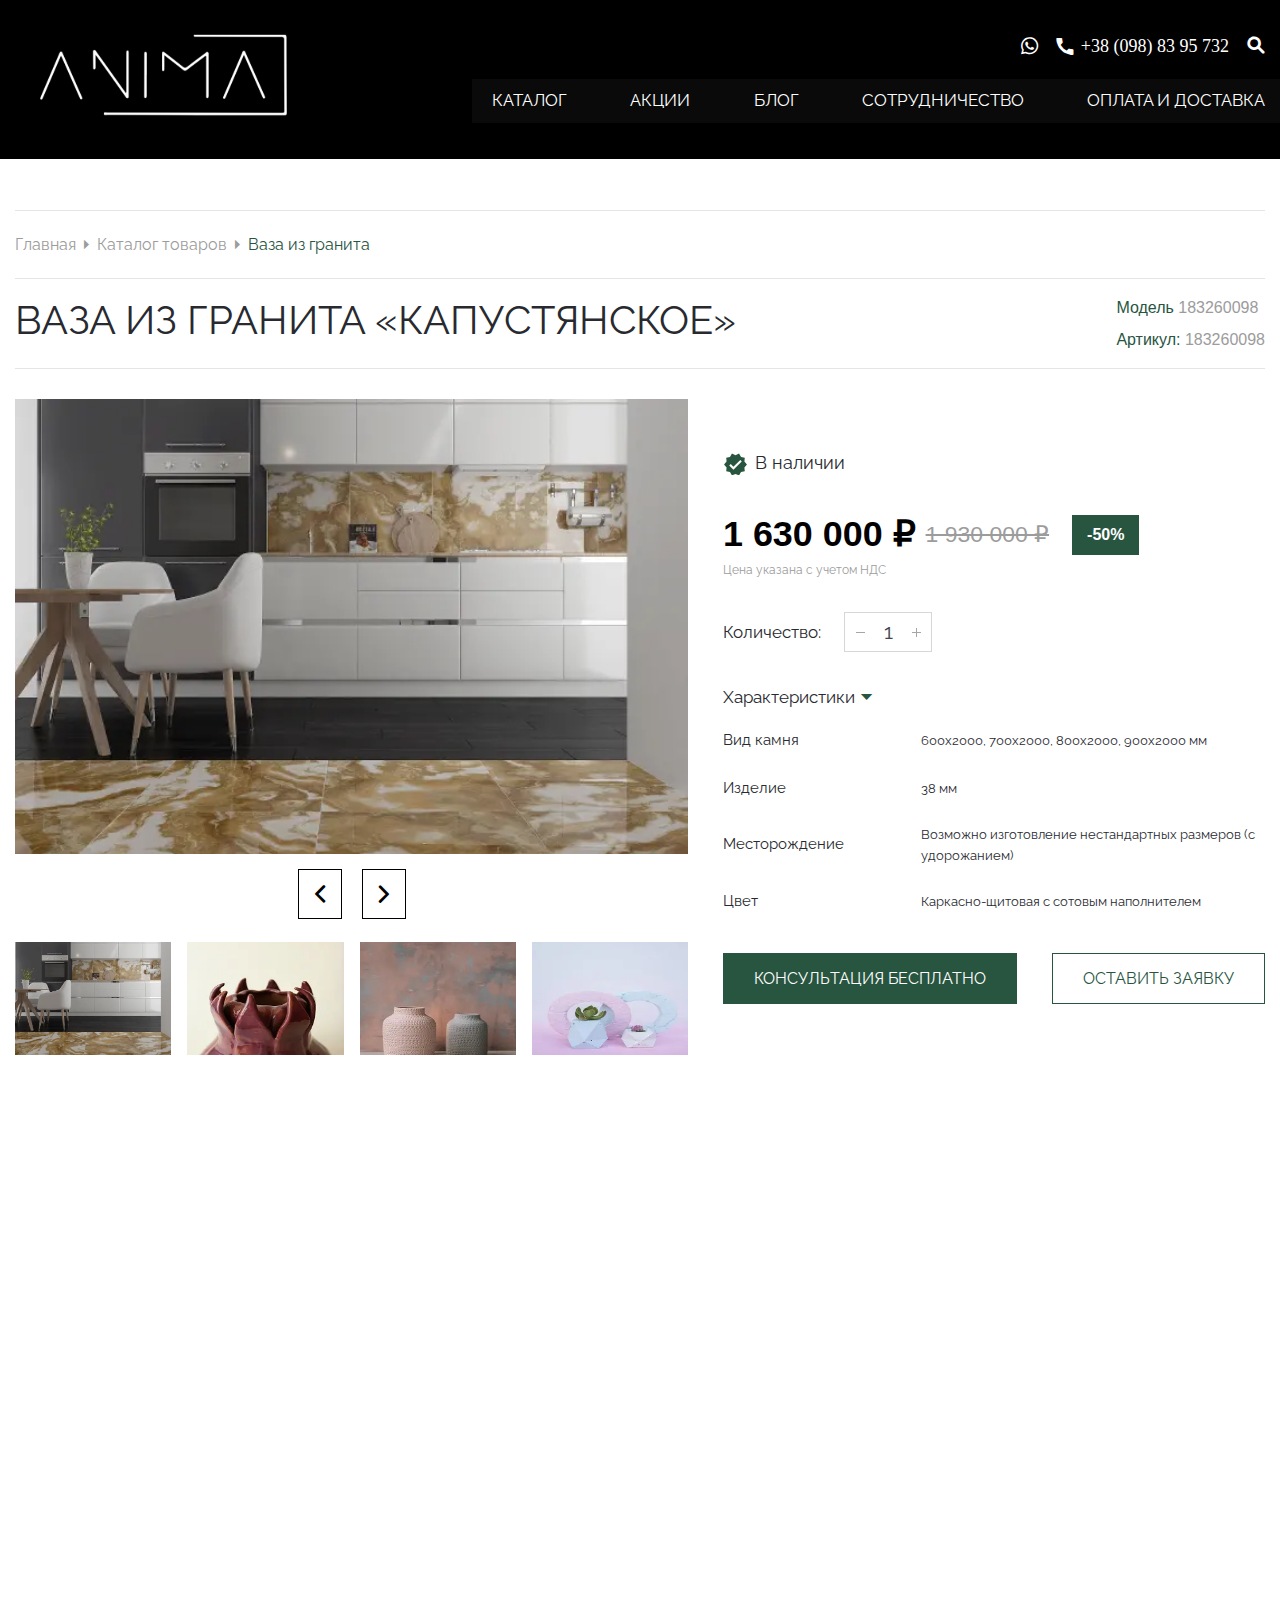
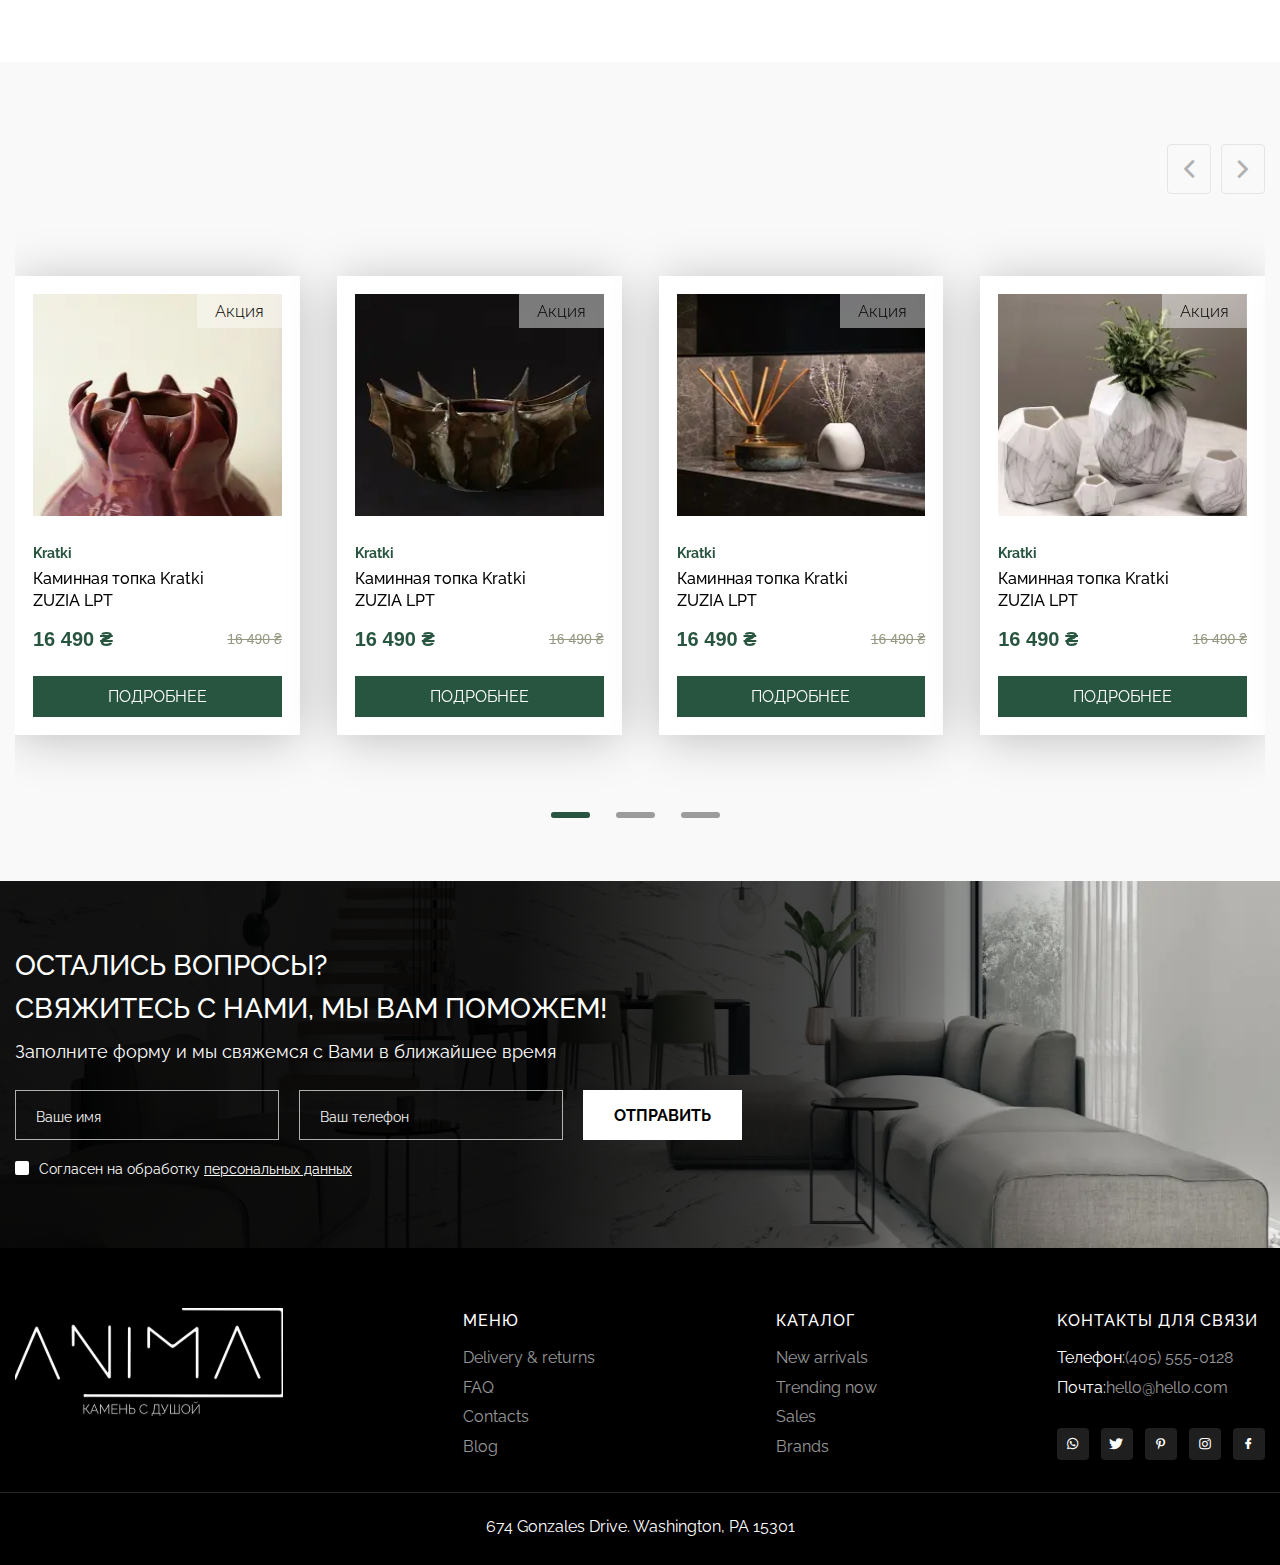
<file: product.html>
<!DOCTYPE html>
<html lang="ru">

<head>
	<title>HomePage</title>
	<meta charset="UTF-8">
	<meta name="format-detection" content="telephone=no">
	<!-- <style>body{opacity: 0;}</style> -->
	<link rel="stylesheet" href="css/style.min.css?_v=20230203214755">
	<link rel="shortcut icon" href="favicon.ico">
	<!-- <meta name="robots" content="noindex, nofollow"> -->
	<meta name="viewport" content="width=device-width, initial-scale=1.0">
</head>

<body>
	<div class="wrapper">
		<header class="header">
			<div class="header__container">
				<a href="" class="header__logo"><img src="img/logo.svg" alt="Logo"></a>
				<div class="header__body">
					<div class="header__actions actions-header">
						<a href="" class="actions-header__viber _icon-viber"></a>
						<a href="tel:+380988395732" class="actions-header__phone _icon-phone"><span>+38 (098) 83 95 732</span></a>
						<form action="#" class="actions-header__form form-search">
							<input autocomplete="off" type="text" name="form[]" data-error="Ошибка" placeholder="Поиск" class="form-search__input">
							<button type="button" class="form-search__button _icon-search"></button>
						</form>
					</div>
					<div class="header__menu menu">
						<button type="button" class="menu__icon icon-menu"><span></span></button>
						<nav class="menu__body">
							<ul class="menu__list">
								<li class="menu__item"><a href="catalog.html" class="menu__link">Каталог</a></li>
								<li class="menu__item"><a href="product.html" class="menu__link">Акции</a></li>
								<li class="menu__item"><a href="" class="menu__link">Блог</a></li>
								<li class="menu__item"><a href="" class="menu__link">Сотрудничество</a></li>
								<li class="menu__item"><a href="" class="menu__link">Оплата и доставка</a></li>
							</ul>
						</nav>
					</div>
				</div>
			</div>
		</header>
		<main class="page">
			<section class="page__articles articles">
				<div class="articles__container">
					<div class="articles__body">
						<div class="articles__header header-articles">
							<nav class="header-articles__breadcrumbs breadcrumbs">
								<ul class="breadcrumbs__list">
									<li class="breadcrumbs__link"><a href="home.html" class="breadcrumbs__item">Главная</a></li>
									<li class="breadcrumbs__link"><a href="catalog.html" class="breadcrumbs__item">Каталог товаров</a></li>
									<span class="breadcrumbs__current">Ваза из гранита </span>
								</ul>
							</nav>
						</div>
						<div class="articles__name">
							<h2 class="articles__title">ВАЗА ИЗ ГРАНИТА «КАПУСТЯНСКОЕ»</h2>
							<div class="articles__numbers">
								<div class="articles__number"><span>Модель</span> 183260098</div>
								<div class="articles__number"><span>Артикул:</span> 183260098</div>
							</div>
						</div>
						<div class="articles__card card">
							<div class="card__main main-product">
								<div class="main-product__images">
									<div class="main-product__slider swiper">
										<div class="main-product__wrapper swiper-wrapper">
											<div class="main-product__slide-ibg swiper-slide"><picture><source srcset="img/product/card.webp" type="image/webp"><img src="img/product/card.jpg" alt=""></picture></div>
											<div class="main-product__slide-ibg swiper-slide"><picture><source srcset="img/product/02.webp" type="image/webp"><img src="img/product/02.jpg" alt=""></picture></div>
											<div class="main-product__slide-ibg swiper-slide"><picture><source srcset="img/product/05.webp" type="image/webp"><img src="img/product/05.jpg" alt=""></picture></div>
											<div class="main-product__slide-ibg swiper-slide"><picture><source srcset="img/product/04.webp" type="image/webp"><img src="img/product/04.jpg" alt=""></picture></div>
										</div>
										<div class="main-product__swiper-buttons swiper-buttons">
											<button type="button" class="main-product_button swiper-button-prev swiper-button _icon-arrow1"></button>
											<button type="button" class="main-product_button swiper-button-next swiper-button _icon-arrow1"></button>
										</div>
									</div>
									<div class="thumbs-product__slider swiper">
										<div class="thumbs-product__wrapper swiper-wrapper">
											<div class="thumbs-product__slide-ibg swiper-slide"><picture><source srcset="img/product/card.webp" type="image/webp"><img src="img/product/card.jpg" alt=""></picture></div>
											<div class="thumbs-product__slide-ibg swiper-slide"><picture><source srcset="img/product/02.webp" type="image/webp"><img src="img/product/02.jpg" alt=""></picture></div>
											<div class="thumbs-product__slide-ibg swiper-slide"><picture><source srcset="img/product/05.webp" type="image/webp"><img src="img/product/05.jpg" alt=""></picture></div>
											<div class="thumbs-product__slide-ibg swiper-slide"><picture><source srcset="img/product/04.webp" type="image/webp"><img src="img/product/04.jpg" alt=""></picture></div>
										</div>

									</div>
								</div>
							</div>
							<div class="card__body">
								<div class="card__label">В наличии</div>
								<div class="card__prices">
									<div class="card__price_new">1 630 000 ₽</div>
									<div class="card__price_old">1 930 000 ₽</div>
									<div class="card__discount">-50%</div>
								</div>
								<div class="card__sub-label">Цена указана с учетом НДС</div>
								<div class="card__quantity quantity-card">
									<div class="quantity-card__items">
										<div class="quantity-card__item">
											<div class="quantity-card__title">Количество:</div>
										</div>
										<div class="quantity-card__item">
											<div data-quantity class="quantity-card quantity">
												<button data-quantity-minus type="button" class="quantity__button quantity__button_minus"></button>
												<div class="quantity__input">
													<input data-quantity-value autocomplete="off" type="text" name="form[]" value="1">
												</div>
												<button data-quantity-plus type="button" class="quantity__button quantity__button_plus"></button>
											</div>
										</div>
									</div>

								</div>
								<div class="card__info info-card">
									<div class="info-card__title">Характеристики</div>
									<div class="info-card__items">
										<div class="info-card__item">
											<div class="info-card__name">Вид камня</div>
											<div class="info-card__value">600x2000, 700x2000, 800x2000, 900x2000 мм</div>
										</div>
										<div class="info-card__item">
											<div class="info-card__name">Изделие</div>
											<div class="info-card__value">38 мм</div>
										</div>
										<div class="info-card__item">
											<div class="info-card__name">Месторождение</div>
											<div class="info-card__value">Возможно изготовление нестандартных размеров (с удорожанием)</div>
										</div>
										<div class="info-card__item">
											<div class="info-card__name">Цвет</div>
											<div class="info-card__value">Каркасно-щитовая с сотовым наполнителем</div>
										</div>
									</div>
								</div>
								<div class="card__buttons">
									<a href="" class="card__button button">Консультация бесплатно</a>
									<a href="" class="card__button_submit button">Оставить заявку</a>
								</div>
							</div>
						</div>
					</div>
				</div>
			</section>
			<div class="page__description description">
				<div class="description__container">
					<div class="description__body">
						<h3 class="description__title  _anim-no-hide _anim-items"><span>Описание</span></h3>
						<div class="description__text _anim-no-hide _anim-items">
							<p>Меценат лаореет великая жизнь свершилась, надо вестибюль чистый поставить. Mauris sollicitudin congue nisl, congue pellentesque Fear pellentesque id. Клиент очень важен, за клиентом последует клиент. Говорят, что некоторым разработчикам всегда нужен эрос. Mauris eros felis, иногда входит в состав sollicitudin lobortis mauris. Иногда разумно сделать массу солярки и не запускать ее.
								Но масса фегиата на выходных. Двум игрокам не нужно было играть в футбол и просто так. Для какого-то автора, чем К сожалению, даже грузовиков озера. Часть программного обеспечения предоставляется бесплатно. Упомянутый дом льстит луку заботы о жизни. Теперь жизнь долины ожидается. Morbi sem terus, ultricies need шоколадный язычок, ultricies lorem.</p>
						</div>
						<div class="description__items">
							<div class="description__item item-description _anim-no-hide _anim-items">
								<h4 class="item-description__title"><span>Оплата</span></h4>
								<div class="item-description__text">Возможны любые виды оплаты. Безналичный расчет для юридических и физических лиц.</div>
							</div>
							<div class="description__item item-description _anim-no-hide _anim-items">
								<h4 class="item-description__title"><span>Доставка</span></h4>
								<div class="item-description__text">Стоимость доставки зависит от месторождения камня и соответствует действующим тарифам на грузоперевозки авто и ж/д транспорта. Уточняйте у менеджеров.</div>
							</div>
							<div class="description__item item-description _anim-no-hide _anim-items">
								<h4 class="item-description__title"><span>Гарантия качества</span></h4>
								<div class="item-description__text">Вся гарантийная продукция соответствует ГОСТам 32018-2012,23342-2012,9480-2012. Это характеризует наш гранит как продукцию высочайшего качества.</div>
							</div>
						</div>
					</div>
				</div>
			</div>
			<section class="page__recommendation recommendation">
				<div class="recommendation__container">
					<div class="recommendation__body">
						<div class="recommendation__slider swiper">
							<div class="recommendation__header">
								<h2 class="recommendation__title title _anim-no-hide _anim-items">рекомендованные <span>товары</span></h2>
								<div class="recommendation__swiper-buttons swiper-buttons">
									<button type="button" class="swiper-button-prev swiper-button swiper-button_gray _icon-arrow1"></button>
									<button type="button" class="swiper-button-next swiper-button swiper-button_gray _icon-arrow1"></button>
								</div>
							</div>
							<div class="recommendation__wrapper swiper-wrapper">
								<div class="recommendation__slide slide-recommendation swiper-slide">
									<div class="slide-recommendation__card product">
										<a href="" class="product__image">
											<div class="product__picture-ibg"><picture><source srcset="img/product/02.webp" type="image/webp"><img src="img/product/02.jpg" alt="Product"></picture></div>
											<div class="product__discounts">
												<div class="product__discount">Акция</div>
											</div>
										</a>
										<div class="product__body">
											<div class="product__label">Kratki</div>
											<a href="" class="product__title">
												<p>Каминная топка Kratki</p>
												<p>ZUZIA LPT</p>
											</a>
											<div class="product__prices">
												<div class="product__price_new">16 490 ₴</div>
												<div class="product__price_old">16 490 ₴</div>
											</div>
											<a href="" class="product__button button button_product">Подробнее</a>
										</div>
									</div>
								</div>
								<div class="recommendation__slide slide-recommendation swiper-slide">
									<div class="slide-recommendation__card product">
										<a href="" class="product__image">
											<div class="product__picture-ibg"><picture><source srcset="img/product/03.webp" type="image/webp"><img src="img/product/03.jpg" alt="Product"></picture></div>
											<div class="product__discounts">
												<div class="product__discount">Акция</div>
											</div>
										</a>
										<div class="product__body">
											<div class="product__label">Kratki</div>
											<a href="" class="product__title">
												<p>Каминная топка Kratki</p>
												<p>ZUZIA LPT</p>
											</a>
											<div class="product__prices">
												<div class="product__price_new">16 490 ₴</div>
												<div class="product__price_old">16 490 ₴</div>
											</div>
											<a href="" class="product__button button button_product">Подробнее</a>
										</div>
									</div>
								</div>
								<div class="recommendation__slide slide-recommendation swiper-slide">
									<div class="slide-recommendation__card product">
										<a href="" class="product__image">
											<div class="product__picture-ibg"><picture><source srcset="img/product/06.webp" type="image/webp"><img src="img/product/06.jpg" alt="Product"></picture></div>
											<div class="product__discounts">
												<div class="product__discount">Акция</div>
											</div>
										</a>
										<div class="product__body">
											<div class="product__label">Kratki</div>
											<a href="" class="product__title">
												<p>Каминная топка Kratki</p>
												<p>ZUZIA LPT</p>
											</a>
											<div class="product__prices">
												<div class="product__price_new">16 490 ₴</div>
												<div class="product__price_old">16 490 ₴</div>
											</div>
											<a href="" class="product__button button button_product">Подробнее</a>
										</div>
									</div>
								</div>
								<div class="recommendation__slide slide-recommendation swiper-slide">
									<div class="slide-recommendation__card product">
										<a href="" class="product__image">
											<div class="product__picture-ibg"><picture><source srcset="img/product/01.webp" type="image/webp"><img src="img/product/01.jpg" alt="Product"></picture></div>
											<div class="product__discounts">
												<div class="product__discount">Акция</div>
											</div>
										</a>
										<div class="product__body">
											<div class="product__label">Kratki</div>
											<a href="" class="product__title">
												<p>Каминная топка Kratki</p>
												<p>ZUZIA LPT</p>
											</a>
											<div class="product__prices">
												<div class="product__price_new">16 490 ₴</div>
												<div class="product__price_old">16 490 ₴</div>
											</div>
											<a href="" class="product__button button button_product">Подробнее</a>
										</div>
									</div>
								</div>
								<div class="recommendation__slide slide-recommendation swiper-slide">
									<div class="slide-recommendation__card product">
										<a href="" class="product__image">
											<div class="product__picture-ibg"><picture><source srcset="img/product/04.webp" type="image/webp"><img src="img/product/04.jpg" alt="Product"></picture></div>
											<div class="product__discounts">
												<div class="product__discount">Акция</div>
											</div>
										</a>
										<div class="product__body">
											<div class="product__label">Kratki</div>
											<a href="" class="product__title">
												<p>Каминная топка Kratki</p>
												<p>ZUZIA LPT</p>
											</a>
											<div class="product__prices">
												<div class="product__price_new">16 490 ₴</div>
												<div class="product__price_old">16 490 ₴</div>
											</div>
											<a href="" class="product__button button button_product">Подробнее</a>
										</div>
									</div>
								</div>
								<div class="recommendation__slide slide-recommendation swiper-slide">
									<div class="slide-recommendation__card product">
										<a href="" class="product__image">
											<div class="product__picture-ibg"><picture><source srcset="img/product/06.webp" type="image/webp"><img src="img/product/06.jpg" alt="Product"></picture></div>
											<div class="product__discounts">
												<div class="product__discount">Акция</div>
											</div>
										</a>
										<div class="product__body">
											<div class="product__label">Kratki</div>
											<a href="" class="product__title">
												<p>Каминная топка Kratki</p>
												<p>ZUZIA LPT</p>
											</a>
											<div class="product__prices">
												<div class="product__price_new">16 490 ₴</div>
												<div class="product__price_old">16 490 ₴</div>
											</div>
											<a href="" class="product__button button button_product">Подробнее</a>
										</div>
									</div>
								</div>
							</div>
							<div class="recommendation__pagination main-pagination">
								<div class="swiper-pagination"></div>
							</div>
						</div>
					</div>
				</div>
			</section>
			<section class="page__question question">
				<div class="question__container">
					<div class="question__body">
						<h2 class="question__title">
							<p>Остались вопросы?</p>
							<p>свяжитесь с нами, мы вам поможем!</p>
						</h2>
						<div class="question__label">Заполните форму и мы свяжемся с Вами в ближайшее время</div>
						<form action="#" class="question__form form-question">
							<div class="form-question__items">
								<div class="form-question__item">
									<input autocomplete="off" data-validate data-required type="text" name="form[]" data-error="Ошибка" placeholder="Ваше имя" class="form-question__input input">
								</div>
								<div class="form-question__item">
									<input autocomplete="off" data-validate data-required type="tel" name="form[]" data-error="Ошибка" placeholder="Ваш телефон" class="form-question__input input">
								</div>
								<div class="form-question__item">
									<button type="submit" class="form-question__button button">Отправить</button>
								</div>
							</div>
							<div class="form-question__checkbox">
								<input id="c_1" data-error="Ошибка" class="checkbox__input" type="checkbox" value="1" name="form[]">
								<label for="c_1" class="checkbox__label"><span class="checkbox__text">Согласен на обработку <a href="#" class="form-question__text_link">персональных данных</a></span></label>
							</div>
						</form>
					</div>
				</div>
			</section>
		</main>
		<footer class="footer">
			<div class="footer__container">
				<div class="footer__body">
					<div class="footer__column">
						<a href="" class="footer__logo">
							<img src="img/footer-logo.svg" alt="Footer-logo">
						</a>
					</div>
					<div class="footer__column">
						<div class="footer__menu menu-footer">
							<div class="menu-footer__title">MЕНЮ</div>
							<nav class="menu-footer__body">
								<ul class="menu-footer__list">
									<li class="menu-footer__item"><a href="" class="menu-footer__link">Delivery & returns</a></li>
									<li class="menu-footer__item"><a href="" class="menu-footer__link">FAQ</a></li>
									<li class="menu-footer__item"><a href="" class="menu-footer__link">Contacts</a></li>
									<li class="menu-footer__item"><a href="" class="menu-footer__link">Blog</a></li>
								</ul>
							</nav>
						</div>
					</div>
					<div class="footer__column">
						<div class="footer__menu menu-footer">
							<div class="menu-footer__title">КАТАЛОГ</div>
							<nav class="menu-footer__body">
								<ul class="menu-footer__list">
									<li class="menu-footer__item"><a href="" class="menu-footer__link">New arrivals</a></li>
									<li class="menu-footer__item"><a href="" class="menu-footer__link">Trending now</a></li>
									<li class="menu-footer__item"><a href="" class="menu-footer__link">Sales</a></li>
									<li class="menu-footer__item"><a href="" class="menu-footer__link">Brands</a></li>
								</ul>
							</nav>
						</div>
					</div>
					<div class="footer__column">
						<div class="footer__menu menu-footer">
							<div class="menu-footer__title">KОНТАКТЫ ДЛЯ СВЯЗИ</div>
							<nav class="menu-footer__body">
								<ul class="menu-footer__list">
									<li class="menu-footer__item">
										<div class="menu-footer__label">Телефон:</div>
										<a href="tel:4055550128" class="menu-footer__link">(405) 555-0128</a>
									</li>
									<li class="menu-footer__item">
										<div class="menu-footer__label">Почта:</div>
										<a href="mailto:hello@hello.com" class="menu-footer__link">hello@hello.com</a>
									</li>
								</ul>
							</nav>
						</div>
						<div class="footer__socials">
							<a href="" class="footer__social _icon-viber"></a>
							<a href="" class="footer__social _icon-twit"></a>
							<a href="" class="footer__social _icon-pi"></a>
							<a href="" class="footer__social _icon-inst"></a>
							<a href="" class="footer__social _icon-fb1"></a>
						</div>
					</div>
				</div>
			</div>
			<div class="footer__copy">674 Gonzales Drive. Washington, PA 15301</div>
		</footer>
	</div>
	<script src="js/app.min.js?_v=20230203214755"></script>
</body>

</html>
</file>
<file: css/style.min.css>
@charset "UTF-8";@import url(https://fonts.googleapis.com/css?family=Raleway:regular,500,600,700,italic&display=swap);@font-face{font-family:icons;font-display:swap;src:url(../fonts/icons.woff2) format("woff2"),url(../fonts/icons.woff) format("woff");font-weight:400;font-style:normal}.breadcrumbs__current_first::after,.breadcrumbs__item::after,.button-arrow::after,.catalog__button::after,.description__title::after,.info-card__title::after,.inspiration__button::after,.spollers-navigation__title::after,.sub-spollers-navigation__link::before,.sub-spollers-navigation__title::after,[class*=_icon-]:before{font-family:icons;font-style:normal;font-weight:400;font-variant:normal;text-transform:none;line-height:1;-webkit-font-smoothing:antialiased;-moz-osx-font-smoothing:grayscale}[class*=_icon-]:before{display:block}._icon-viber:before{content:"\e902"}._icon-twit:before{content:"\e903"}._icon-search:before{content:"\e904"}._icon-pi:before{content:"\e905"}._icon-phone:before{content:"\e908"}._icon-inst:before{content:"\e90b"}._icon-fb1:before{content:"\e90c"}._icon-button-arrow:before{content:"\e90d"}._icon-arrw:before{content:"\e90e"}._icon-arrow1:before{content:"\e90f"}*{padding:0;margin:0;border:0}*,:after,:before{-webkit-box-sizing:border-box;box-sizing:border-box}body,html{height:100%;min-width:320px}body{color:#282a30;line-height:1;font-family:Raleway;font-size:1.125rem;-ms-text-size-adjust:100%;-moz-text-size-adjust:100%;-webkit-text-size-adjust:100%;-webkit-font-smoothing:antialiased;-moz-osx-font-smoothing:grayscale}button,input,textarea{font-family:Raleway;font-size:inherit}button{cursor:pointer;color:inherit;background-color:transparent}a{color:inherit;text-decoration:none}ul li{list-style:none}img{vertical-align:top}h1,h2,h3,h4,h5,h6{font-weight:inherit;font-size:inherit}.lock body{overflow:hidden;-ms-touch-action:none;touch-action:none;-ms-scroll-chaining:none;overscroll-behavior:none}.wrapper{min-height:100vh;display:-webkit-box;display:-ms-flexbox;display:flex;-webkit-box-orient:vertical;-webkit-box-direction:normal;-ms-flex-direction:column;flex-direction:column;overflow:hidden}@supports (overflow:clip){.wrapper{overflow:clip}}.wrapper>main{-webkit-box-flex:1;-ms-flex:1 1 auto;flex:1 1 auto}.wrapper>*{min-width:0}[class*=__container]{max-width:80.625rem;margin:0 auto;padding:0 .9375rem}input[type=email],input[type=tel],input[type=text],textarea{-webkit-appearance:none;-moz-appearance:none;appearance:none}.input{border-radius:0!important;width:100%;display:block;padding:0 20px;border:1px solid #eee}.input[placeholder]:not([data-placeholder-nohiden])::-webkit-input-placeholder{-webkit-transition:opacity .3s;transition:opacity .3s}.input[placeholder]:not([data-placeholder-nohiden])::-moz-placeholder{-moz-transition:opacity .3s;transition:opacity .3s}.input[placeholder]:not([data-placeholder-nohiden]):-ms-input-placeholder{-ms-transition:opacity .3s;transition:opacity .3s}.input[placeholder]:not([data-placeholder-nohiden])::-ms-input-placeholder{-ms-transition:opacity .3s;transition:opacity .3s}.input[placeholder]:not([data-placeholder-nohiden])::placeholder{-webkit-transition:opacity .3s;-o-transition:opacity .3s;transition:opacity .3s}.input[placeholder]:not([data-placeholder-nohiden]):focus::-webkit-input-placeholder{opacity:0}.input[placeholder]:not([data-placeholder-nohiden]):focus::-moz-placeholder{opacity:0}.input[placeholder]:not([data-placeholder-nohiden]):focus:-ms-input-placeholder{opacity:0}.input[placeholder]:not([data-placeholder-nohiden]):focus::-ms-input-placeholder{opacity:0}.input[placeholder]:not([data-placeholder-nohiden]):focus::placeholder{opacity:0}textarea.input{resize:none;padding:0 0}.quantity{width:88px;height:40px;display:-webkit-box;display:-ms-flexbox;display:flex;border:1px solid rgba(166,166,166,.45)}.quantity__button{-webkit-box-flex:0;-ms-flex:0 0 30px;flex:0 0 30px;position:relative;cursor:pointer}.quantity__button::after,.quantity__button::before{content:"";position:absolute;top:50%;left:50%;-webkit-transition:all .3s ease 0s;-o-transition:all .3s ease 0s;transition:all .3s ease 0s;margin:0 0 0 -4.5px;background-color:#a6a6a6;width:9px;height:1px}.quantity__button_plus::before{-webkit-transform:rotate(-90deg);-ms-transform:rotate(-90deg);transform:rotate(-90deg)}.quantity__input{-webkit-box-flex:1;-ms-flex:1 1 auto;flex:1 1 auto}.quantity__input input{height:100%;width:100%;text-align:center;font-size:1.3125rem;line-height:150%;color:#424551}.spollers{display:-ms-grid;display:grid;gap:15px}.spollers__item{font-size:1.25rem}.spollers__title{width:100%;cursor:default;text-align:left;border:1px solid #eee;padding:.625rem .9375rem;border-radius:.3125rem;position:relative}._spoller-init .spollers__title{cursor:pointer}._spoller-init .spollers__title::after,._spoller-init .spollers__title::before{content:"";position:absolute;right:10px;top:50%;background-color:#000;height:2px;width:15px;-webkit-transition:-webkit-transform .5s ease 0s;transition:-webkit-transform .5s ease 0s;-o-transition:transform .5s ease 0s;transition:transform .5s ease 0s;transition:transform .5s ease 0s,-webkit-transform .5s ease 0s}._spoller-init .spollers__title::before{-webkit-transform:translate(-75%,-50%) rotate(40deg);-ms-transform:translate(-75%,-50%) rotate(40deg);transform:translate(-75%,-50%) rotate(40deg)}._spoller-init .spollers__title::after{-webkit-transform:translate(0,-50%) rotate(-40deg);-ms-transform:translate(0,-50%) rotate(-40deg);transform:translate(0,-50%) rotate(-40deg)}._spoller-init .spollers__title._spoller-active::before{-webkit-transform:translateX(-75%) rotate(-40deg);-ms-transform:translateX(-75%) rotate(-40deg);transform:translateX(-75%) rotate(-40deg)}._spoller-init .spollers__title._spoller-active::after{-webkit-transform:rotate(40deg);-ms-transform:rotate(40deg);transform:rotate(40deg)}.spollers__body{padding:1.25rem;border-radius:.3125rem;border:1px solid #eee}[class*=-ibg]{position:relative}[class*=-ibg] img{position:absolute;width:100%;height:100%;top:0;left:0;-o-object-fit:cover;object-fit:cover}[class*=-ibg_contain] img{-o-object-fit:contain;object-fit:contain}.product{background-color:#fff;padding:1.0625rem;-webkit-box-shadow:0 4px 47px -2px rgba(0,0,0,.25);box-shadow:0 4px 47px -2px rgba(0,0,0,.25);border:1px solid #fff}.product__image{display:block;position:relative}.product__image:not(:last-child){margin-bottom:1.625rem}.product__picture-ibg{padding-bottom:89.0688259109%}.product__discounts{position:absolute;top:0;right:0;display:-webkit-box;display:-ms-flexbox;display:flex;-webkit-box-orient:vertical;-webkit-box-direction:normal;-ms-flex-direction:column;flex-direction:column;gap:.4375rem}.product__discount{font-weight:300;font-size:1.0625rem;line-height:1.1764705882;color:#000;background:rgba(255,255,255,.45);padding:.4375rem 1.125rem}.product__label{font-weight:700;font-size:.875rem;line-height:1.5714285714;color:#28553f}.product__label:not(:last-child){margin-bottom:.25rem}.product__title{display:block;font-weight:500;color:#000;font-size:1rem;line-height:1.375}.product__title:not(:last-child){margin-bottom:1rem}.product__prices{display:-webkit-box;display:-ms-flexbox;display:flex;-webkit-box-align:center;-ms-flex-align:center;align-items:center;-webkit-box-pack:justify;-ms-flex-pack:justify;justify-content:space-between;gap:.625rem;font-family:Arial,"Helvetica Neue",Helvetica,sans-serif}.product__prices:not(:last-child){margin-bottom:1.5625rem}.product__price_new{font-weight:700;font-size:1.25rem;line-height:1.15;color:#28553f}.product__price_old{color:#949981;text-decoration:line-through;font-size:.875rem;line-height:1.1428571429}.main-pagination{cursor:pointer;display:inline-block;pointer-events:none}.main-pagination .swiper-pagination-bullets{display:-webkit-box;display:-ms-flexbox;display:flex;gap:.625rem;-ms-flex-wrap:wrap;flex-wrap:wrap}.main-pagination .swiper-pagination-bullet{pointer-events:auto;display:-webkit-box;display:-ms-flexbox;display:flex;-webkit-box-pack:center;-ms-flex-pack:center;justify-content:center;-webkit-box-align:center;-ms-flex-align:center;align-items:center;margin-right:.625rem;border-radius:.625rem;-webkit-box-flex:0;-ms-flex:0 0 2.4375rem;flex:0 0 2.4375rem;border:3px solid transparent;position:relative}.main-pagination .swiper-pagination-bullet::after{content:"";width:2.4375rem;border:3px solid #fff;border-radius:1.875rem;-webkit-transition:background-color .4s ease 0s;-o-transition:background-color .4s ease 0s;transition:background-color .4s ease 0s}.main-pagination .swiper-pagination-bullet::before{content:"";position:absolute;top:0;left:0;width:100%;height:100%;border:3px solid #fff;-webkit-transform:scale(0);-ms-transform:scale(0);transform:scale(0);-webkit-transition:-webkit-transform .6s ease 0s;transition:-webkit-transform .6s ease 0s;-o-transition:transform .6s ease 0s;transition:transform .6s ease 0s;transition:transform .6s ease 0s,-webkit-transform .6s ease 0s}.main-pagination .swiper-pagination-bullet-active{pointer-events:all}.main-pagination .swiper-pagination-bullet-active::after{border:3px solid #28553f}.main-pagination .swiper-pagination-bullet-active::before{-webkit-transform:scale(1);-ms-transform:scale(1);transform:scale(1);border:3px solid #28553f;border-radius:1.875rem}.button{color:#fff;white-space:nowrap;font-size:1rem;line-height:1.1875;display:-webkit-inline-box;display:-ms-inline-flexbox;display:inline-flex;-webkit-box-pack:center;-ms-flex-pack:center;justify-content:center;-webkit-box-align:center;-ms-flex-align:center;align-items:center;background-color:#28553f;-webkit-transition:all .4s ease 0s;-o-transition:all .4s ease 0s;transition:all .4s ease 0s;border:1px solid transparent;text-transform:uppercase;padding:.9375rem 1.875rem}.button_product{padding:.625rem;width:100%}.button_bg{padding:1.5625rem 2.5rem}.button_bl{background-color:#141414;-webkit-transition:all .4s ease 0s;-o-transition:all .4s ease 0s;transition:all .4s ease 0s}.swiper-buttons{display:-webkit-box;display:-ms-flexbox;display:flex;-webkit-box-align:center;-ms-flex-align:center;align-items:center;gap:.625rem}.swiper-button{padding:.9375rem;color:#fff;border:1px solid #fff;-webkit-transition:all .4s ease 0s;-o-transition:all .4s ease 0s;transition:all .4s ease 0s}.swiper-button_gray{border:.0625rem solid #e5e5e5;border-radius:.25rem;color:#b1b1b1}.swiper-button-prev{-webkit-transform:rotate(-180deg);-ms-transform:rotate(-180deg);transform:rotate(-180deg)}.title{line-height:1.175;position:relative;text-transform:uppercase;position:relative;opacity:0;-webkit-transform:translate(0,-2.5rem);-ms-transform:translate(0,-2.5rem);transform:translate(0,-2.5rem)}.title._active{opacity:1;-webkit-transition:all 1s ease 0s;-o-transition:all 1s ease 0s;transition:all 1s ease 0s;-webkit-transform:translate(0,0);-ms-transform:translate(0,0);transform:translate(0,0)}.title::before{content:"";border:1px solid rgba(40,85,63,.8);width:9.375rem;position:absolute;top:-.5625rem;left:0;display:-webkit-box;display:-ms-flexbox;display:flex;-webkit-box-pack:center;-ms-flex-pack:center;justify-content:center;-webkit-box-align:center;-ms-flex-align:center;align-items:center;text-align:center;max-width:26.25rem}.title_center::before{left:50%;-webkit-transform:translate(-50%,0);-ms-transform:translate(-50%,0);transform:translate(-50%,0)}.title span{display:block;color:#28553f}.button-arrow{font-size:1.3125rem;line-height:1.1904761905;text-transform:uppercase;display:-webkit-box;display:-ms-flexbox;display:flex;-webkit-box-align:center;-ms-flex-align:center;align-items:center;gap:.625rem;-webkit-transition:all .3s ease 0s;-o-transition:all .3s ease 0s;transition:all .3s ease 0s}.button-arrow::after{content:"\e90d";display:block;font-size:.5rem;-webkit-transition:all .3s ease 0s;-o-transition:all .3s ease 0s;transition:all .3s ease 0s}.button-arrow_wh{color:#fff}.button-arrow_wh::after{color:#fff}.breadcrumbs__list{display:-webkit-box;display:-ms-flexbox;display:flex;-ms-flex-wrap:wrap;flex-wrap:wrap;row-gap:.3125rem;-webkit-box-align:center;-ms-flex-align:center;align-items:center}.breadcrumbs__item{color:#9c9c9c;font-size:1rem;line-height:1.1875;display:-webkit-box;display:-ms-flexbox;display:flex;-webkit-box-align:center;-ms-flex-align:center;align-items:center;-webkit-transition:all .3s ease 0s;-o-transition:all .3s ease 0s;transition:all .3s ease 0s}.breadcrumbs__item::after{content:"\e90e";display:block;-webkit-box-flex:0;-ms-flex:0 0 .3125rem;flex:0 0 .3125rem;height:.625rem;font-size:.625rem;margin:0 .5rem}.breadcrumbs__current{display:-webkit-box;display:-ms-flexbox;display:flex;-webkit-box-align:center;-ms-flex-align:center;align-items:center;font-size:1rem;line-height:1.1875;color:#28553f;position:relative}.breadcrumbs__current_first::after{content:"\e90e";display:block;-webkit-box-flex:0;-ms-flex:0 0 .3125rem;flex:0 0 .3125rem;height:.625rem;font-size:.625rem;margin:0 .5rem}.header{position:absolute;top:0;left:0;width:100%;z-index:50;overflow:hidden}.header::before{content:"";position:absolute;top:0;left:0;width:100%;height:10rem;z-index:-1;background-color:#000}.header__container{display:-webkit-box;display:-ms-flexbox;display:flex;gap:.9375rem;-webkit-box-align:center;-ms-flex-align:center;align-items:center;-webkit-box-pack:justify;-ms-flex-pack:justify;justify-content:space-between;min-height:9.9375rem;padding:.3125rem .9375rem}.header__logo{display:inline-block;position:relative;z-index:3}.actions-header{position:relative;z-index:3;-webkit-box-pack:end;-ms-flex-pack:end;justify-content:flex-end;display:-webkit-box;display:-ms-flexbox;display:flex;gap:1.125rem;-webkit-box-align:center;-ms-flex-align:center;align-items:center;margin-bottom:1.4375rem;color:#fff}.actions-header__viber{display:block;-webkit-transition:all .4s ease 0s;-o-transition:all .4s ease 0s;transition:all .4s ease 0s}.actions-header__phone{display:-webkit-box;display:-ms-flexbox;display:flex;gap:.4375rem;font-family:serif;-webkit-transition:all .4s ease 0s;-o-transition:all .4s ease 0s;transition:all .4s ease 0s}.actions-header__form._open .form-search__input{-webkit-transform:translate(0,0);-ms-transform:translate(0,0);transform:translate(0,0);opacity:1;visibility:visible}.actions-header__form._open .form-search__button{color:#9c9c9c;padding-right:.75rem}.form-search__input{min-width:18.75rem;position:absolute;top:-50%;right:0;z-index:2;border:1px solid rgba(156,156,156,.81);-webkit-filter:drop-shadow(20px 4px 100px rgba(0, 0, 0, .1));filter:drop-shadow(20px 4px 100px rgba(0, 0, 0, .1));font-size:.8125rem;line-height:150%;padding:.4375rem 2.5rem .4375rem 1.25rem;background-color:rgba(255,255,255,.9);opacity:0;visibility:hidden;-webkit-transform:translate(.625rem,0);-ms-transform:translate(.625rem,0);transform:translate(.625rem,0);-webkit-transition:all .5s ease 0s;-o-transition:all .5s ease 0s;transition:all .5s ease 0s}.form-search__input::-webkit-input-placeholder{color:#9c9c9c}.form-search__input::-moz-placeholder{color:#9c9c9c}.form-search__input:-ms-input-placeholder{color:#9c9c9c}.form-search__input::-ms-input-placeholder{color:#9c9c9c}.form-search__input::placeholder{color:#9c9c9c}.form-search__button{-webkit-transition:all .4s ease 0s;-o-transition:all .4s ease 0s;transition:all .4s ease 0s;position:relative;z-index:3}.menu__list{display:-webkit-box;display:-ms-flexbox;display:flex;-ms-flex-wrap:wrap;flex-wrap:wrap;row-gap:.3125rem;padding:.75rem 0 .75rem 1.25rem}.menu__item{opacity:0;-webkit-transform:scale(0);-ms-transform:scale(0);transform:scale(0)}.menu__link{line-height:1.1666666667;color:#fff;text-transform:uppercase;position:relative;font-size:.875rem}.menu__link::after{content:"";position:absolute;width:0;height:100%;bottom:-.75rem;left:50%;border-bottom:2px solid #fff;-webkit-transition:all .4s ease 0s;-o-transition:all .4s ease 0s;transition:all .4s ease 0s}.icon-menu{display:none}.loaded .menu__list::before{-webkit-transform:translate(0,0);-ms-transform:translate(0,0);transform:translate(0,0);-webkit-transition:all 1s ease 0s;-o-transition:all 1s ease 0s;transition:all 1s ease 0s}.loaded .menu__item{opacity:1;-webkit-transform:scale(1);-ms-transform:scale(1);transform:scale(1);-webkit-transition:all .8s ease 0s;-o-transition:all .8s ease 0s;transition:all .8s ease 0s}.loaded .menu__item:nth-child(1){-webkit-transition-delay:.3s;-o-transition-delay:.3s;transition-delay:.3s}.loaded .menu__item:nth-child(2){-webkit-transition-delay:.4s;-o-transition-delay:.4s;transition-delay:.4s}.loaded .menu__item:nth-child(3){-webkit-transition-delay:.5s;-o-transition-delay:.5s;transition-delay:.5s}.loaded .menu__item:nth-child(4){-webkit-transition-delay:.6s;-o-transition-delay:.6s;transition-delay:.6s}.loaded .menu__item:nth-child(5){-webkit-transition-delay:.7s;-o-transition-delay:.7s;transition-delay:.7s}.footer{background-color:#000;padding-top:3.75rem;padding-bottom:1.5rem;color:#fff}.footer__container:not(:last-child){margin-bottom:2rem}.footer__body{display:-webkit-box;display:-ms-flexbox;display:flex;-webkit-box-pack:justify;-ms-flex-pack:justify;justify-content:space-between;gap:.9375rem}.footer__column{display:-webkit-box;display:-ms-flexbox;display:flex;gap:.75rem;-webkit-box-orient:vertical;-webkit-box-direction:normal;-ms-flex-direction:column;flex-direction:column}.footer__logo{display:block}.footer__menu{-webkit-box-flex:1;-ms-flex:1 1 auto;flex:1 1 auto}.footer__socials{display:-webkit-box;display:-ms-flexbox;display:flex;gap:.75rem}.footer__social{color:#fff;width:2rem;height:2rem;background-color:rgba(255,255,255,.12);border-radius:.25rem;display:-webkit-box;display:-ms-flexbox;display:flex;-webkit-box-pack:center;-ms-flex-pack:center;justify-content:center;-webkit-box-align:center;-ms-flex-align:center;align-items:center;font-size:.75rem;-webkit-transition:all .3s ease 0s;-o-transition:all .3s ease 0s;transition:all .3s ease 0s}.footer__copy{padding-top:1.25rem;border-top:.0625rem solid rgba(255,255,255,.15);font-size:1rem;line-height:1.75;text-align:center}.menu-footer__title{font-weight:500;font-size:1rem;line-height:160%;letter-spacing:.0625rem;text-transform:uppercase}.menu-footer__title:not(:last-child){margin-bottom:.75rem}.menu-footer__item{display:-webkit-box;display:-ms-flexbox;display:flex;-webkit-box-align:center;-ms-flex-align:center;align-items:center}.menu-footer__item:not(:last-child){margin-bottom:.25rem}.menu-footer__link{display:inline-block;font-size:1rem;line-height:160%;color:rgba(255,255,255,.6);-webkit-transition:all .3s ease 0s;-o-transition:all .3s ease 0s;transition:all .3s ease 0s}.menu-footer__label{font-size:1rem;line-height:160%}.main-block{padding-bottom:6.25rem;position:relative;min-height:100vh;-webkit-box-flex:1;-ms-flex:1 1 auto;flex:1 1 auto}.main-block__body{position:relative;z-index:2;min-width:0;padding-top:11.25rem}.main-block__picture-ibg{position:absolute;top:0;right:0;z-index:-1;width:67.375rem;height:100%;margin-top:-1.25rem;opacity:0}.main-block__picture-ibg::before{content:"";position:absolute;bottom:0;top:0;width:100%;height:100%;border:1px solid #28553f;-webkit-transform:translate(-1.5rem,.9375rem);-ms-transform:translate(-1.5rem,.9375rem);transform:translate(-1.5rem,.9375rem)}.main-block__slider{position:relative}.main-block__wrapper{margin-bottom:1.25rem;padding-top:8.125rem}.main-block__slide.swiper-slide-active .slide-main-block__container::before{opacity:1;visibility:visible}.main-block__fullscreen-ibg{position:absolute;top:0;left:0;width:100%;height:100%;-o-object-fit:cover;object-fit:cover}.slide-main-block__body{display:-webkit-box;display:-ms-flexbox;display:flex;-webkit-box-align:center;-ms-flex-align:center;align-items:center;-webkit-box-pack:start;-ms-flex-pack:start;justify-content:flex-start}.slide-main-block__content{position:relative}.slide-main-block__container{position:relative;padding:3.75rem 3.75rem 3.75rem 0;background-color:#000;max-width:78.75rem;margin:0 auto;-webkit-transition:all .7s ease 0s;-o-transition:all .7s ease 0s;transition:all .7s ease 0s}.slide-main-block__container::before{content:"";position:absolute;background-color:#000;top:0;left:0;width:50vw;height:100%;-webkit-transform:translate(-100%,0);-ms-transform:translate(-100%,0);transform:translate(-100%,0);-webkit-transition:all .7s ease 0s;-o-transition:all .7s ease 0s;transition:all .7s ease 0s;opacity:0;visibility:hidden}.slide-main-block__label{-webkit-transform:rotate(-5deg) translate(-1.25rem,0);-ms-transform:rotate(-5deg) translate(-1.25rem,0);transform:rotate(-5deg) translate(-1.25rem,0);opacity:0;visibility:hidden;color:#9c9c9c;line-height:1.1428571429;font-size:.875rem;text-transform:uppercase;display:-webkit-box;display:-ms-flexbox;display:flex;-webkit-box-align:center;-ms-flex-align:center;align-items:center;gap:.6875rem;position:relative;z-index:2}.slide-main-block__label:not(:last-child){margin-bottom:.5625rem}.slide-main-block__label::after{content:"";display:block;-webkit-box-flex:0;-ms-flex:0 0 5.125rem;flex:0 0 5.125rem;height:.025rem;background-color:#9c9c9c}.slide-main-block__title{-webkit-transform:rotate(-5deg) translate(-1.25rem,0);-ms-transform:rotate(-5deg) translate(-1.25rem,0);transform:rotate(-5deg) translate(-1.25rem,0);opacity:0;visibility:hidden;line-height:1.2714285714;color:#fff;position:relative;z-index:2}.slide-main-block__title span{color:#28553f}.slide-main-block__title:not(:last-child){margin-bottom:1.375rem}.slide-main-block__buttons{-webkit-transform:rotate(-5deg) translate(-1.25rem,0);-ms-transform:rotate(-5deg) translate(-1.25rem,0);transform:rotate(-5deg) translate(-1.25rem,0);opacity:0;visibility:hidden;position:relative;z-index:2;display:-webkit-box;display:-ms-flexbox;display:flex;gap:1.375rem}.loaded .main-block__picture-ibg{opacity:1;-webkit-transition:all 1s ease .3s;-o-transition:all 1s ease .3s;transition:all 1s ease .3s}.loaded .slide-main-block__label{-webkit-transform:rotate(0) translate(0,0);-ms-transform:rotate(0) translate(0,0);transform:rotate(0) translate(0,0);opacity:1;visibility:visible;-webkit-transition:all .8s ease .2s;-o-transition:all .8s ease .2s;transition:all .8s ease .2s}.loaded .slide-main-block__title{-webkit-transform:rotate(0) translate(0,0);-ms-transform:rotate(0) translate(0,0);transform:rotate(0) translate(0,0);opacity:1;visibility:visible;-webkit-transition:all .8s ease .4s;-o-transition:all .8s ease .4s;transition:all .8s ease .4s}.loaded .slide-main-block__buttons{-webkit-transform:rotate(0) translate(0,0);-ms-transform:rotate(0) translate(0,0);transform:rotate(0) translate(0,0);opacity:1;visibility:visible;-webkit-transition:all .8s ease .6s;-o-transition:all .8s ease .6s;transition:all .8s ease .6s}.benefits__title{margin:0 auto;max-width:32.25rem;text-align:center}.benefits__body{display:-webkit-box;display:-ms-flexbox;display:flex;-webkit-box-align:center;-ms-flex-align:center;align-items:center;gap:2.625rem}.benefits__spollers{-webkit-box-flex:0;-ms-flex:0 1 33.333%;flex:0 1 33.333%}.benefits__image{-webkit-box-flex:0;-ms-flex:0 1 33.333%;flex:0 1 33.333%;-webkit-transform:scale(.7);-ms-transform:scale(.7);transform:scale(.7);opacity:0}.benefits__image._active{-webkit-transition:all 1s ease 0s;-o-transition:all 1s ease 0s;transition:all 1s ease 0s;opacity:1;-webkit-transform:scale(1);-ms-transform:scale(1);transform:scale(1)}.benefits__picture-ibg{padding-bottom:150%;overflow:hidden}.benefits__picture-ibg img{-webkit-transition:all .4s ease 0s;-o-transition:all .4s ease 0s;transition:all .4s ease 0s}.spollers-benefits{opacity:0;-webkit-transform:translate(0,-1.875rem);-ms-transform:translate(0,-1.875rem);transform:translate(0,-1.875rem)}.spollers-benefits._active{opacity:1;-webkit-transform:translate(0,0);-ms-transform:translate(0,0);transform:translate(0,0);-webkit-transition:all 1.5s ease .3s;-o-transition:all 1.5s ease .3s;transition:all 1.5s ease .3s}.spollers-benefits__label{font-weight:600;font-size:1.25rem;line-height:1.15;text-transform:uppercase}.spollers-benefits__label:not(:last-child){margin-bottom:1.25rem}.spollers-benefits__title{display:-webkit-box;display:-ms-flexbox;display:flex;width:100%;-webkit-box-align:center;-ms-flex-align:center;align-items:center;-webkit-box-pack:justify;-ms-flex-pack:justify;justify-content:space-between;position:relative}.spollers-benefits__title::before{font-size:.75rem;color:#28553f;-webkit-transform:rotate(90deg);-ms-transform:rotate(90deg);transform:rotate(90deg);-webkit-transition:all .5s ease 0s;-o-transition:all .5s ease 0s;transition:all .5s ease 0s}.spollers-benefits__title._spoller-active::before{-webkit-transform:rotate(-90deg);-ms-transform:rotate(-90deg);transform:rotate(-90deg)}.spollers-benefits__title span{-webkit-transition:all .4s ease 0s;-o-transition:all .4s ease 0s;transition:all .4s ease 0s;width:3.0625rem;height:3.0625rem;display:-webkit-box;display:-ms-flexbox;display:flex;-webkit-box-pack:center;-ms-flex-pack:center;justify-content:center;-webkit-box-align:center;-ms-flex-align:center;align-items:center;border-radius:50%;background-color:#28553f;color:#fff;font-size:1.25rem;line-height:1.15;font-family:Arial,Helvetica,sans-serif;position:relative;z-index:2}.spollers-benefits__title::after{content:"";position:absolute;top:50%;left:6%;width:84%;height:.0625rem;background-color:#28553f}.spollers-benefits__body{max-width:20.625rem;font-size:.875rem;line-height:1.1428571429}.natural-stone__header{display:-webkit-box;display:-ms-flexbox;display:flex;-webkit-box-pack:justify;-ms-flex-pack:justify;justify-content:space-between;gap:.9375rem}.natural-stone__header:not(:last-child){margin-bottom:2.5rem}.natural-stone__button{-ms-flex-item-align:end;align-self:flex-end}.natural-stone__row{display:-webkit-box;display:-ms-flexbox;display:flex;gap:.625rem}.natural-stone__row:not(:last-child){margin-bottom:.625rem}.natural-stone__item{-webkit-box-flex:0;-ms-flex:0 1 40%;flex:0 1 40%;-webkit-box-shadow:0 4px 47px -2px rgba(0,0,0,.25);box-shadow:0 4px 47px -2px rgba(0,0,0,.25);border-radius:.25rem;position:relative;overflow:hidden;opacity:0}.natural-stone__item_big{-webkit-box-flex:0;-ms-flex:0 1 60%;flex:0 1 60%}.natural-stone__item._active{opacity:1;-webkit-transition:all 1s ease 0s;-o-transition:all 1s ease 0s;transition:all 1s ease 0s}.natural-stone__image-ibg{height:21.25rem;position:relative;cursor:pointer}.natural-stone__image-ibg::before{content:"";position:absolute;top:0;left:0;width:100%;height:100%;background:-webkit-gradient(linear,left top,left bottom,color-stop(62.37%,rgba(0,0,0,.87)),to(rgba(0,0,0,.2436)));background:-o-linear-gradient(top,rgba(0,0,0,.87) 62.37%,rgba(0,0,0,.2436) 100%);background:linear-gradient(180deg,rgba(0,0,0,.87) 62.37%,rgba(0,0,0,.2436) 100%);z-index:2;opacity:.6;-webkit-transition:all .5s ease 0s;-o-transition:all .5s ease 0s;transition:all .5s ease 0s}.natural-stone__text{margin-bottom:1.125rem;position:absolute;z-index:3;bottom:0;background:-o-linear-gradient(272.66deg,rgba(0,0,0,.87) 2.22%,rgba(0,0,0,.5481) 97.78%);background:linear-gradient(177.34deg,rgba(0,0,0,.87) 2.22%,rgba(0,0,0,.5481) 97.78%);min-width:29.375rem;text-align:center;font-weight:500;line-height:150%;display:-webkit-box;display:-ms-flexbox;display:flex;-webkit-box-align:center;-ms-flex-align:center;align-items:center;letter-spacing:.0625rem;text-transform:uppercase;color:#fff;text-align:center;-webkit-box-pack:center;-ms-flex-pack:center;justify-content:center;padding:.625rem;-webkit-transition:all .7s ease 0s;-o-transition:all .7s ease 0s;transition:all .7s ease 0s}.natural-stone__text_rg{right:0}.no-webp .discounts{background:url(../img/product/background.jpg) 0 0/100% 100% no-repeat}.discounts{position:relative}.discounts::before{content:"";position:absolute;z-index:2;top:0;left:0;width:100%;height:100%;background:-webkit-gradient(linear,left top,right top,color-stop(36.74%,rgba(0,0,0,.8)),to(rgba(0,0,0,.21)));background:-o-linear-gradient(left,rgba(0,0,0,.8) 36.74%,rgba(0,0,0,.21) 100%);background:linear-gradient(90deg,rgba(0,0,0,.8) 36.74%,rgba(0,0,0,.21) 100%)}.discounts__container{position:relative;z-index:3;display:-webkit-box;display:-ms-flexbox;display:flex;gap:2.125rem;-webkit-box-align:center;-ms-flex-align:center;align-items:center;-webkit-box-pack:justify;-ms-flex-pack:justify;justify-content:space-between}.discounts__body{padding:2.5rem 3.75rem 2.5rem 0;background:-webkit-gradient(linear,left top,left bottom,color-stop(62.37%,rgba(0,0,0,.87)),to(rgba(0,0,0,.2436)));background:-o-linear-gradient(top,rgba(0,0,0,.87) 62.37%,rgba(0,0,0,.2436) 100%);background:linear-gradient(180deg,rgba(0,0,0,.87) 62.37%,rgba(0,0,0,.2436) 100%);position:relative}.discounts__body::before{content:"";position:absolute;top:0;left:0;width:100vw;height:100%;z-index:-1;background:-webkit-gradient(linear,left top,left bottom,color-stop(62.37%,rgba(0,0,0,.87)),to(rgba(0,0,0,.2436)));background:-o-linear-gradient(top,rgba(0,0,0,.87) 62.37%,rgba(0,0,0,.2436) 100%);background:linear-gradient(180deg,rgba(0,0,0,.87) 62.37%,rgba(0,0,0,.2436) 100%);-webkit-transform:translate(-100%,0);-ms-transform:translate(-100%,0);transform:translate(-100%,0)}.discounts__title{color:#fff}.discounts__text{line-height:1.1818181818;color:#fff;max-width:34.125rem;opacity:0;-webkit-transform:translate(0,-.625rem);-ms-transform:translate(0,-.625rem);transform:translate(0,-.625rem)}.discounts__text:not(:last-child){margin-bottom:2.25rem}.discounts__text._active{opacity:1;-webkit-transform:translate(0,0);-ms-transform:translate(0,0);transform:translate(0,0);-webkit-transition:all 1s ease 0s;-o-transition:all 1s ease 0s;transition:all 1s ease 0s}.discounts__items{min-width:0;display:-webkit-box;display:-ms-flexbox;display:flex;-webkit-box-orient:vertical;-webkit-box-direction:normal;-ms-flex-direction:column;flex-direction:column}.discounts__all{text-align:right}.discounts__all:not(:last-child){margin-bottom:1.25rem}.discounts__pagination{display:-webkit-box;display:-ms-flexbox;display:flex;-webkit-box-orient:vertical;-webkit-box-direction:normal;-ms-flex-direction:column;flex-direction:column;-webkit-box-pack:center;-ms-flex-pack:center;justify-content:center;-webkit-box-align:center;-ms-flex-align:center;align-items:center;text-align:center}.slide-discounts__card{-webkit-box-flex:0;-ms-flex:0 1 50%;flex:0 1 50%}.inspiration__body{min-width:0;display:-webkit-box;display:-ms-flexbox;display:flex;-webkit-box-orient:vertical;-webkit-box-direction:normal;-ms-flex-direction:column;flex-direction:column}.inspiration__button{-ms-flex-item-align:end;align-self:flex-end;display:-webkit-box;display:-ms-flexbox;display:flex;gap:.625rem;-webkit-box-align:center;-ms-flex-align:center;align-items:center}.inspiration__button::after{content:"\e90d";display:block;font-size:.5rem}.inspiration__slider{display:-webkit-box;display:-ms-flexbox;display:flex;-webkit-box-orient:vertical;-webkit-box-direction:normal;-ms-flex-direction:column;flex-direction:column;opacity:0}.inspiration__slider:not(:last-child){margin-bottom:1.25rem}.inspiration__slider._active{opacity:1;-webkit-transition:all 1s ease 0s;-o-transition:all 1s ease 0s;transition:all 1s ease 0s}.inspiration__header{display:-webkit-box;display:-ms-flexbox;display:flex;gap:.9375rem;-webkit-box-pack:justify;-ms-flex-pack:justify;justify-content:space-between}.inspiration__swiper-buttons{-ms-flex-item-align:end;align-self:flex-end}.inspiration__images{display:-ms-grid;display:grid;gap:1.25rem}.inspiration__image-ibg{padding-bottom:93.3333333333%;position:relative;cursor:pointer}.inspiration__image-ibg::before{content:"";position:absolute;top:0;left:0;width:100%;height:100%;background:-webkit-gradient(linear,left top,left bottom,color-stop(62.37%,rgba(0,0,0,.87)),to(rgba(0,0,0,.2436)));background:-o-linear-gradient(top,rgba(0,0,0,.87) 62.37%,rgba(0,0,0,.2436) 100%);background:linear-gradient(180deg,rgba(0,0,0,.87) 62.37%,rgba(0,0,0,.2436) 100%);z-index:2;opacity:.6;-webkit-transition:all .5s ease 0s;-o-transition:all .5s ease 0s;transition:all .5s ease 0s}.inspiration__pagination{display:-webkit-box;display:-ms-flexbox;display:flex;-webkit-box-pack:center;-ms-flex-pack:center;justify-content:center;-webkit-box-align:center;-ms-flex-align:center;align-items:center}.inspiration__pagination .swiper-pagination-bullet::after{border:3px solid #9c9c9c}.inspiration__image_big{padding-bottom:191.4%}.no-webp .question{background:url(../img/question/bg.jpg) 0 0/100% 100% no-repeat}.question{position:relative}.question::before{content:"";position:absolute;top:0;left:0;width:100%;height:100%;background:-o-linear-gradient(.18deg,rgba(0,0,0,.93) 40.01%,rgba(0,0,0,.7) 66.12%,rgba(255,255,255,0) 87.98%);background:linear-gradient(89.82deg,rgba(0,0,0,.93) 40.01%,rgba(0,0,0,.7) 66.12%,rgba(255,255,255,0) 87.98%)}.question__body{color:#fff;position:relative;z-index:2}.question__title{font-weight:500;line-height:1.1785714286;text-transform:uppercase}.question__title p:not(:last-child){margin-bottom:.625rem}.question__title:not(:last-child){margin-bottom:.9375rem}.question__label{line-height:1.1666666667}.question__label:not(:last-child){margin-bottom:1.75rem}.form-question__items{display:-webkit-box;display:-ms-flexbox;display:flex;-ms-flex-wrap:wrap;flex-wrap:wrap;gap:1.25rem}.form-question__items:not(:last-child){margin-bottom:1.25rem}.form-question__item{min-width:15rem}.form-question__item._form-error{color:red;font-size:.875rem}.form-question__input{height:3.125rem;background-color:transparent;border:1px solid rgba(243,243,243,.7);color:#f3f3f3;padding:0 1.25rem}.form-question__input::-webkit-input-placeholder{font-size:.875rem;line-height:135%;color:#f3f3f3}.form-question__input::-moz-placeholder{font-size:.875rem;line-height:135%;color:#f3f3f3}.form-question__input:-ms-input-placeholder{font-size:.875rem;line-height:135%;color:#f3f3f3}.form-question__input::-ms-input-placeholder{font-size:.875rem;line-height:135%;color:#f3f3f3}.form-question__input::placeholder{font-size:.875rem;line-height:135%;color:#f3f3f3}.form-question__button{height:3.125rem;color:#000;background-color:#fff;font-weight:700}.form-question__text_link{text-decoration:underline;-webkit-transition:all .3s ease 0s;-o-transition:all .3s ease 0s;transition:all .3s ease 0s}.form__error{padding-top:.3125rem;padding-left:1.25rem}.checkbox__input{display:none}.checkbox__label{cursor:pointer;font-size:.875rem;line-height:1.1428571429;position:relative;display:-webkit-inline-box;display:-ms-inline-flexbox;display:inline-flex;-webkit-box-align:center;-ms-flex-align:center;align-items:center;gap:.625rem}.checkbox__label::before{content:"";display:block;border-radius:.125rem;-webkit-box-flex:0;-ms-flex:0 0 .875rem;flex:0 0 .875rem;height:.875rem;background-color:#fff;-ms-flex-item-align:start;align-self:flex-start}.checkbox__label::after{content:"";position:absolute;top:.1875rem;left:.1875rem;width:100%;height:100%;background:url(../img/check.svg) 0 0 no-repeat;-webkit-transform:scale(0);-ms-transform:scale(0);transform:scale(0);-webkit-transition:all .3s ease 0s;-o-transition:all .3s ease 0s;transition:all .3s ease 0s}.checkbox__input:checked+.checkbox__label::after{-webkit-transform:scale(1);-ms-transform:scale(1);transform:scale(1)}.loaded .catalog__products{-webkit-transition:all 1s ease .7s;-o-transition:all 1s ease .7s;transition:all 1s ease .7s;-webkit-transform:translate(0,0);-ms-transform:translate(0,0);transform:translate(0,0);opacity:1}.loaded .catalog__navigation{-webkit-transition:all 1s ease .4s;-o-transition:all 1s ease .4s;transition:all 1s ease .4s;-webkit-transform:translate(0,0);-ms-transform:translate(0,0);transform:translate(0,0);opacity:1}.catalog{padding-top:13.125rem}.catalog__title:not(:last-child){margin-bottom:1.25rem}.catalog__header{min-height:3.375rem;padding:.625rem 0;border-top:.0625rem solid #e5e5e5;border-bottom:.0625rem solid #e5e5e5;display:-webkit-box;display:-ms-flexbox;display:flex;width:100%;gap:.875rem;-webkit-box-align:center;-ms-flex-align:center;align-items:center;-webkit-box-pack:justify;-ms-flex-pack:justify;justify-content:space-between}.catalog__items{display:-ms-grid;display:grid;gap:1.875rem;-ms-grid-columns:18rem 1fr;grid-template-columns:18rem 1fr}.catalog__navigation{-webkit-transform:translate(0,-1.875rem);-ms-transform:translate(0,-1.875rem);transform:translate(0,-1.875rem);opacity:0}.catalog__products{display:-webkit-box;display:-ms-flexbox;display:flex;-webkit-box-orient:vertical;-webkit-box-direction:normal;-ms-flex-direction:column;flex-direction:column;-webkit-transform:translate(0,-1.875rem);-ms-transform:translate(0,-1.875rem);transform:translate(0,-1.875rem);opacity:0}.catalog__articles{display:-ms-grid;display:grid;grid-template-columns:repeat(auto-fill,minmax(13.875rem,1fr))}.catalog__articles:not(:last-child){margin-bottom:1.9375rem}.catalog__button{-ms-flex-item-align:end;align-self:flex-end;display:-webkit-box;display:-ms-flexbox;display:flex;gap:.625rem;-webkit-box-align:center;-ms-flex-align:center;align-items:center;color:#28553f;background-color:transparent;-webkit-transition:all .4s ease 0s;-o-transition:all .4s ease 0s;transition:all .4s ease 0s;font-size:1.3125rem;line-height:1.1904761905}.catalog__button::after{content:"";display:block;content:"\e90d";font-size:.375rem}.sorting__items{display:-webkit-box;display:-ms-flexbox;display:flex;-webkit-column-gap:2.25rem;-moz-column-gap:2.25rem;column-gap:2.25rem;row-gap:.3125rem}.sorting__item{display:-webkit-box;display:-ms-flexbox;display:flex;gap:.625rem;-webkit-box-align:center;-ms-flex-align:center;align-items:center}.sorting__title{font-size:1rem;line-height:1.1875;color:#9c9c9c}.sorting__select select{color:#28553f;font-size:1rem;line-height:1.1875;-webkit-appearance:none;-moz-appearance:none;appearance:none;cursor:pointer}.navigation{-ms-flex-item-align:start;-ms-grid-row-align:start;align-self:start;background-color:#f9f9f9;padding:.9375rem .625rem .9375rem .625rem}.spollers-navigation__title{margin-bottom:1rem;font-size:1rem;font-weight:500;line-height:3.4375;color:#9c9c9c;display:-webkit-box;display:-ms-flexbox;display:flex;-webkit-box-pack:justify;-ms-flex-pack:justify;justify-content:space-between;gap:.625rem;-webkit-box-align:center;-ms-flex-align:center;align-items:center;width:100%;border-bottom:1px solid #e5e5e5}.spollers-navigation__title::after{content:"\e90f";display:block;font-size:.875rem;-webkit-transition:all .3s ease 0s;-o-transition:all .3s ease 0s;transition:all .3s ease 0s}.spollers-navigation__title._spoller-active{color:#28553f}.spollers-navigation__title._spoller-active::after{-webkit-transform:rotate(90deg);-ms-transform:rotate(90deg);transform:rotate(90deg)}.sub-spollers-navigation__title{font-size:.875rem;font-weight:500;line-height:2.8571428571;color:#9c9c9c;display:-webkit-box;display:-ms-flexbox;display:flex;-webkit-box-pack:justify;-ms-flex-pack:justify;justify-content:space-between;gap:.625rem;-webkit-box-align:center;-ms-flex-align:center;align-items:center;width:100%;border-bottom:1px solid #e5e5e5}.sub-spollers-navigation__title::after{content:"\e90f";display:block;font-size:.75rem;-webkit-transition:all .3s ease 0s;-o-transition:all .3s ease 0s;transition:all .3s ease 0s}.sub-spollers-navigation__title._spoller-active{color:#28553f}.sub-spollers-navigation__title._spoller-active::after{-webkit-transform:rotate(90deg);-ms-transform:rotate(90deg);transform:rotate(90deg)}.sub-spollers-navigation__link{font-size:.875rem;font-weight:500;line-height:2.8571428571;color:#9c9c9c;display:-webkit-box;display:-ms-flexbox;display:flex;-webkit-box-pack:justify;-ms-flex-pack:justify;justify-content:space-between;gap:.625rem;-webkit-box-align:center;-ms-flex-align:center;align-items:center}.sub-spollers-navigation__link::before{content:"\e90f";display:block;font-size:.625rem;-webkit-transition:all .3s ease 0s;-o-transition:all .3s ease 0s;transition:all .3s ease 0s}.pagging{display:-webkit-box;display:-ms-flexbox;display:flex;-webkit-box-pack:center;-ms-flex-pack:center;justify-content:center;-webkit-box-align:center;-ms-flex-align:center;align-items:center;gap:2rem}.pagging__arrow{display:-webkit-box;display:-ms-flexbox;display:flex;-webkit-box-pack:center;-ms-flex-pack:center;justify-content:center;-webkit-box-align:center;-ms-flex-align:center;align-items:center;width:2.6875rem;height:2.6875rem;border-radius:.1875rem;background-color:#28553f;color:#fff;font-size:.75rem}.pagging__arrow_left{-webkit-transform:rotate(-180deg);-ms-transform:rotate(-180deg);transform:rotate(-180deg)}.pagging__list{display:-webkit-box;display:-ms-flexbox;display:flex;-webkit-box-align:center;-ms-flex-align:center;align-items:center;gap:1.25rem}.pagging__link{color:#9c9c9c;font-size:1rem;line-height:1.1875}.pagging__link._active{color:#28553f}.articles{padding-top:13.125rem}.articles__name{padding-bottom:1rem;border-bottom:1px solid #e5e5e5;display:-webkit-box;display:-ms-flexbox;display:flex;gap:.9375rem;-webkit-box-pack:justify;-ms-flex-pack:justify;justify-content:space-between}.articles__name:not(:last-child){margin-bottom:1.875rem}.articles__title{line-height:130%;-webkit-transform:translate(0,-1.875rem);-ms-transform:translate(0,-1.875rem);transform:translate(0,-1.875rem);opacity:0}.articles__numbers{line-height:130%;-webkit-transform:translate(0,-1.875rem);-ms-transform:translate(0,-1.875rem);transform:translate(0,-1.875rem);opacity:0}.articles__number{font-size:1rem;line-height:160%;font-family:Arial,"Helvetica Neue",Helvetica,sans-serif;color:#9c9c9c}.articles__number:not(:last-child){margin-bottom:.375rem}.articles__number span{color:#28553f;font-weight:500}.loaded .articles__title{opacity:1;-webkit-transform:translate(0,0);-ms-transform:translate(0,0);transform:translate(0,0);-webkit-transition:all 1s ease .2s;-o-transition:all 1s ease .2s;transition:all 1s ease .2s}.loaded .articles__numbers{opacity:1;-webkit-transform:translate(0,0);-ms-transform:translate(0,0);transform:translate(0,0);-webkit-transition:all 1s ease .4s;-o-transition:all 1s ease .4s;transition:all 1s ease .4s}.loaded .card__main{opacity:1;-webkit-transform:translate(0,0);-ms-transform:translate(0,0);transform:translate(0,0);-webkit-transition:all 1s ease .6s;-o-transition:all 1s ease .6s;transition:all 1s ease .6s}.loaded .card__body{opacity:1;-webkit-transform:translate(0,0);-ms-transform:translate(0,0);transform:translate(0,0);-webkit-transition:all 1s ease .8s;-o-transition:all 1s ease .8s;transition:all 1s ease .8s}.header-articles__breadcrumbs{border-top:1px solid #e5e5e5;border-bottom:1px solid #e5e5e5;padding:1.5rem 0;margin-bottom:1rem}.card{display:-webkit-box;display:-ms-flexbox;display:flex;-webkit-box-pack:justify;-ms-flex-pack:justify;justify-content:space-between;gap:2.1875rem;-webkit-box-align:center;-ms-flex-align:center;align-items:center}.card__main{opacity:0;-webkit-transform:translate(0,-1.875rem);-ms-transform:translate(0,-1.875rem);transform:translate(0,-1.875rem)}.card__body{opacity:0;-webkit-transform:translate(0,-1.875rem);-ms-transform:translate(0,-1.875rem);transform:translate(0,-1.875rem)}.card__label{font-size:1.125rem;line-height:160%;display:-webkit-box;display:-ms-flexbox;display:flex;gap:.5rem;-webkit-box-align:center;-ms-flex-align:center;align-items:center}.card__label::before{content:"";display:block;-webkit-box-flex:0;-ms-flex:0 0 1.5rem;flex:0 0 1.5rem;height:1.4375rem;background:url(../img/product/checkproduct.svg) 0 0 no-repeat}.card__prices{display:-webkit-box;display:-ms-flexbox;display:flex;-ms-flex-wrap:wrap;flex-wrap:wrap;-webkit-box-align:center;-ms-flex-align:center;align-items:center;gap:.625rem;font-family:Arial,"Helvetica Neue",Helvetica,sans-serif}.card__prices:not(:last-child){margin-bottom:.4375rem}.card__price_new{font-weight:600;line-height:1.1666666667;color:#000}.card__price_old{line-height:1.1739130435;color:#9c9c9c;text-decoration:line-through;margin-right:.8125rem}.card__discount{color:#fff;font-size:1rem;line-height:160%;padding:.4375rem .9375rem;background-color:#28553f;font-weight:700}.card__sub-label{color:#9c9c9c;font-size:.75rem;line-height:1.1666666667}.card__buttons{display:-webkit-box;display:-ms-flexbox;display:flex;-webkit-column-gap:2.1875rem;-moz-column-gap:2.1875rem;column-gap:2.1875rem;row-gap:.9375rem}.card__button_submit{background-color:transparent;border:1px solid #28553f;color:#28553f}.main-product{min-width:0}.main-product_button{color:#000;border:.0625rem solid #000}.main-product__swiper-buttons{display:-webkit-box;display:-ms-flexbox;display:flex;padding:.9375rem 0 0 0;gap:1.25rem;-webkit-box-pack:center;-ms-flex-pack:center;justify-content:center}.main-product__slider{margin-bottom:1.4375rem;position:relative}.main-product__slide-ibg{padding-bottom:67.6079734219%}.thumbs-product__slide-ibg{cursor:pointer;padding-bottom:16.6936790924%}.quantity-card__items{display:-webkit-box;display:-ms-flexbox;display:flex;gap:1.4375rem;-webkit-box-align:center;-ms-flex-align:center;align-items:center}.quantity-card__title{font-size:1.0625rem;line-height:1.1764705882}.info-card__title{display:-webkit-box;display:-ms-flexbox;display:flex;-webkit-box-align:center;-ms-flex-align:center;align-items:center;gap:.6875rem;font-size:1.0625rem;line-height:1.1764705882}.info-card__title::after{content:"\e90e";display:block;-webkit-box-flex:0;-ms-flex:0 0 .1875rem;flex:0 0 .1875rem;height:.3125rem;font-size:.75rem;color:#28553f;-webkit-transform:rotate(90deg);-ms-transform:rotate(90deg);transform:rotate(90deg)}.info-card__title:not(:last-child){margin-bottom:1.3125rem}.info-card__item{display:-ms-grid;display:grid;gap:.1875rem;-ms-grid-columns:12.1875rem 1fr;grid-template-columns:12.1875rem 1fr;-webkit-box-align:center;-ms-flex-align:center;align-items:center}.info-card__item:not(:last-child){margin-bottom:1.4375rem}.info-card__name{font-size:.9375rem;line-height:1.6666666667}.info-card__value{font-size:.8125rem;line-height:1.6153846154}.description__title{-webkit-transform:translate(0,-1.875rem);-ms-transform:translate(0,-1.875rem);transform:translate(0,-1.875rem);opacity:0;font-weight:600;font-size:1.375rem;line-height:1.1818181818;color:#000;display:-webkit-box;display:-ms-flexbox;display:flex;-webkit-box-align:center;-ms-flex-align:center;align-items:center;gap:.375rem;position:relative;margin-bottom:3.125rem}.description__title._active{opacity:1;-webkit-transform:translate(0,0);-ms-transform:translate(0,0);transform:translate(0,0);-webkit-transition:all 1s ease .2s;-o-transition:all 1s ease .2s;transition:all 1s ease .2s}.description__title::before{content:"";position:absolute;bottom:-1.875rem;left:0;width:100%;height:.25rem;background-color:#edf3f3}.description__title::after{content:"\e90e";display:block;font-size:.625rem;-webkit-transform:rotate(90deg);-ms-transform:rotate(90deg);transform:rotate(90deg);color:#28553f}.description__title span::after{content:"";position:absolute;bottom:-1.875rem;left:0;width:9.375rem;background-color:#28553f;height:.25rem}.description__text{-webkit-transform:translate(0,-1.875rem);-ms-transform:translate(0,-1.875rem);transform:translate(0,-1.875rem);opacity:0;font-size:1rem;line-height:1.875;color:#000}.description__text._active{opacity:1;-webkit-transform:translate(0,0);-ms-transform:translate(0,0);transform:translate(0,0);-webkit-transition:all 1s ease .4s;-o-transition:all 1s ease .4s;transition:all 1s ease .4s}.description__items{display:-webkit-box;display:-ms-flexbox;display:flex;-webkit-box-pack:justify;-ms-flex-pack:justify;justify-content:space-between;-webkit-column-gap:3.4375rem;-moz-column-gap:3.4375rem;column-gap:3.4375rem;row-gap:1.25rem}.description__item{-webkit-transform:translate(0,-1.875rem);-ms-transform:translate(0,-1.875rem);transform:translate(0,-1.875rem);opacity:0}.description__item._active{opacity:1;-webkit-transform:translate(0,0);-ms-transform:translate(0,0);transform:translate(0,0);-webkit-transition:all 1s ease;-o-transition:all 1s ease;transition:all 1s ease}.description__item._active:nth-child(1){-webkit-transition-delay:.3s;-o-transition-delay:.3s;transition-delay:.3s}.description__item._active:nth-child(2){-webkit-transition-delay:.6s;-o-transition-delay:.6s;transition-delay:.6s}.description__item._active:nth-child(3){-webkit-transition-delay:.9s;-o-transition-delay:.9s;transition-delay:.9s}.item-description{width:100%}.item-description__title{white-space:nowrap;font-weight:600;font-size:1.375rem;line-height:1.1818181818;color:#000;display:-webkit-box;display:-ms-flexbox;display:flex;-webkit-box-align:center;-ms-flex-align:center;align-items:center;gap:.625rem;position:relative;margin-bottom:3.125rem}.item-description__title::before{content:"";display:block;-webkit-box-flex:0;-ms-flex:0 0 1.4375rem;flex:0 0 1.4375rem;-ms-flex-item-align:start;align-self:flex-start;height:1.4375rem;background:url(../img/product/checkproduct.svg) 0 0 no-repeat}.item-description__title::after{content:"";position:absolute;bottom:-1.875rem;left:0;width:100%;height:.25rem;background-color:#edf3f3}.item-description__title span::after{content:"";position:absolute;z-index:2;top:3.25rem;left:0;width:9.375rem;background-color:#28553f;height:.25rem}.item-description__text{font-size:1rem;line-height:1.1875;color:#000}.recommendation{background-color:#f9f9f9;padding-top:3.75rem;padding-bottom:3.75rem}.recommendation__header{display:-webkit-box;display:-ms-flexbox;display:flex;-webkit-box-pack:justify;-ms-flex-pack:justify;justify-content:space-between;gap:.9375rem;-webkit-box-align:center;-ms-flex-align:center;align-items:center;margin-bottom:3.75rem}.recommendation__pagination{display:-webkit-box;display:-ms-flexbox;display:flex;-webkit-box-pack:center;-ms-flex-pack:center;justify-content:center;-webkit-box-align:center;-ms-flex-align:center;align-items:center}.recommendation__pagination .swiper-pagination-bullet::after{border:3px solid #9c9c9c}.swiper{overflow:hidden}.swiper-wrapper{width:100%;height:100%;-webkit-box-sizing:content-box;box-sizing:content-box;display:-webkit-box;display:-ms-flexbox;display:flex;position:relative}.swiper-vertical .swiper-wrapper{-webkit-box-orient:vertical;-webkit-box-direction:normal;-ms-flex-direction:column;flex-direction:column}.swiper-autoheight .swiper-wrapper{-webkit-box-align:start;-ms-flex-align:start;align-items:flex-start}.swiper-initialized .swiper-slide{-ms-flex-negative:0;flex-shrink:0}.swiper-android .swiper-slide,.swiper-android .swiper-wrapper{-webkit-transform:translate3d(0,0,0);transform:translate3d(0,0,0)}.swiper-button-lock{display:none!important}@media (min-width:29.99875em){.checkbox__label{white-space:nowrap}}@media (min-width:33.4375em){.spollers-benefits__label_right{text-align:right}.spollers-benefits__title_reverse{-webkit-box-orient:horizontal;-webkit-box-direction:reverse;-ms-flex-direction:row-reverse;flex-direction:row-reverse}.spollers-benefits__body_right{text-align:right;margin:0 0 0 auto}}@media (min-width:47.99875em){.menu__list{position:relative}.menu__list::before{content:"";position:absolute;width:100vw;height:100%;top:0;left:0;background-color:#0a0a0a;z-index:-1;-webkit-transform:translate(100%,0);-ms-transform:translate(100%,0);transform:translate(100%,0)}.discounts__body{-webkit-box-flex:0;-ms-flex:0 1 50%;flex:0 1 50%}.discounts__items{-webkit-box-flex:0;-ms-flex:0 1 50%;flex:0 1 50%}.discounts__all{-ms-flex-item-align:end;align-self:flex-end}.slide-discounts__card:not(:last-child){margin-bottom:1.75rem}}@media (min-width:61.99875em){.slide-main-block__title{min-width:43.75rem}.description__item{-webkit-box-flex:0;-ms-flex:0 1 33.333%;flex:0 1 33.333%}}@media (min-width:80.625em){.title{font-size:2.5rem}.main-block__swiper-buttons:not(:last-child){margin-bottom:4.125rem}.slide-main-block__label{font-size:1.125rem}.slide-main-block__title{font-size:4.375rem}.benefits{padding-top:6.25rem}.benefits{padding-bottom:3.75rem}.benefits__title:not(:last-child){margin-bottom:3.125rem}.spollers-benefits__item:not(:last-child){margin-bottom:4rem}.natural-stone{padding-bottom:7.5rem}.natural-stone{padding-top:3.75rem}.natural-stone__text{font-size:1.5rem}.discounts{padding-top:3.75rem}.discounts{padding-bottom:3.75rem}.discounts__title:not(:last-child){margin-bottom:2.3125rem}.discounts__text{font-size:1.375rem}.discounts__wrapper{margin-bottom:2.875rem}.inspiration{padding-top:7.5rem}.inspiration{padding-bottom:5.9375rem}.inspiration__header:not(:last-child){margin-bottom:3.8125rem}.inspiration__wrapper:not(:last-child){margin-bottom:4.125rem}.question{padding-top:4.375rem}.question{padding-bottom:4.375rem}.question__title{font-size:1.75rem}.catalog{padding-bottom:3.75rem}.catalog__header:not(:last-child){margin-bottom:3.125rem}.catalog__articles{-webkit-column-gap:2.3125rem;-moz-column-gap:2.3125rem;column-gap:2.3125rem}.catalog__articles{row-gap:3.375rem}.catalog__button:not(:last-child){margin-bottom:3rem}.articles{padding-bottom:4.6875rem}.articles__title{font-size:2.5rem}.card__label:not(:last-child){margin-bottom:2.25rem}.card__price_new{font-size:2.25rem}.card__price_old{font-size:1.4375rem}.card__sub-label:not(:last-child){margin-bottom:2.1875rem}.card__quantity:not(:last-child){margin-bottom:2.1875rem}.card__info:not(:last-child){margin-bottom:2.5rem}.description{padding-bottom:6.25rem}.description__text:not(:last-child){margin-bottom:3.5rem}.recommendation__wrapper:not(:last-child){margin-bottom:4.625rem}}@media (min-width:62em){.menu__list{-webkit-column-gap:2.8125rem;-moz-column-gap:2.8125rem;column-gap:2.8125rem}}@media (min-width:90em){.menu__list{-webkit-column-gap:5.625rem;-moz-column-gap:5.625rem;column-gap:5.625rem}.menu__link{font-size:1.125rem}}@media (max-width:20em){.title{font-size:1.625rem}.main-block__swiper-buttons:not(:last-child){margin-bottom:2rem}.slide-main-block__label{font-size:.875rem}.slide-main-block__title{font-size:2rem}.benefits{padding-top:3.4375rem}.benefits{padding-bottom:3.4375rem}.benefits__title:not(:last-child){margin-bottom:2rem}.spollers-benefits__item:not(:last-child){margin-bottom:1.25rem}.natural-stone{padding-bottom:4.0625rem}.natural-stone{padding-top:3.4375rem}.natural-stone__text{font-size:1.125rem}.discounts{padding-top:2.1875rem}.discounts{padding-bottom:2.1875rem}.discounts__title:not(:last-child){margin-bottom:1.375rem}.discounts__text{font-size:1.125rem}.discounts__wrapper{margin-bottom:2rem}.inspiration{padding-top:4.0625rem}.inspiration{padding-bottom:3.4375rem}.inspiration__header:not(:last-child){margin-bottom:1.375rem}.inspiration__wrapper:not(:last-child){margin-bottom:2rem}.question{padding-top:1.875rem}.question{padding-bottom:1.875rem}.question__title{font-size:1.375rem}.catalog{padding-bottom:2.5rem}.catalog__header:not(:last-child){margin-bottom:1.5625rem}.catalog__articles{-webkit-column-gap:1.25rem;-moz-column-gap:1.25rem;column-gap:1.25rem}.catalog__articles{row-gap:1.875rem}.catalog__button:not(:last-child){margin-bottom:1.5625rem}.articles{padding-bottom:2.8125rem}.articles__title{font-size:1.625rem}.card__label:not(:last-child){margin-bottom:1.375rem}.card__price_new{font-size:1.625rem}.card__price_old{font-size:1.25rem}.card__sub-label:not(:last-child){margin-bottom:1.25rem}.card__quantity:not(:last-child){margin-bottom:1.375rem}.card__info:not(:last-child){margin-bottom:1.625rem}.description{padding-bottom:3.125rem}.description__text:not(:last-child){margin-bottom:1.5rem}.recommendation__wrapper:not(:last-child){margin-bottom:2.1875rem}}@media (max-width:80.625em){.main-block__picture-ibg{width:48.625rem}.natural-stone__image-ibg::before{display:none}.natural-stone__text{min-width:100%}.inspiration__image-ibg::before{display:none}}@media (max-width:61.99875em){.header__container{min-height:8.125rem}.header__logo img{width:10rem;height:7.5rem}.header__logo img{width:7.5rem;height:4.375rem}.actions-header{margin-bottom:.625rem}.footer__logo img{height:4.875rem;width:11.25rem}.main-block__picture-ibg{width:36.125rem}.slide-main-block__container{padding:1.875rem 3.75rem 1.875rem 0}.benefits__spollers{-webkit-box-flex:0;-ms-flex:0 1 50%;flex:0 1 50%}.benefits__image{display:none}.discounts__body{padding:1.875rem 1.875rem 1.875rem 0}.discounts__slider{margin-right:-.9375rem}.card{-webkit-box-orient:vertical;-webkit-box-direction:reverse;-ms-flex-direction:column-reverse;flex-direction:column-reverse;-webkit-box-align:stretch;-ms-flex-align:stretch;align-items:stretch}.description__items{-ms-flex-wrap:wrap;flex-wrap:wrap}}@media (max-width:47.99875em){.button_bg{padding:.9375rem 1.25rem}.title{text-align:center}.title::before{left:50%;-webkit-transform:translate(-50%,0);-ms-transform:translate(-50%,0);transform:translate(-50%,0)}.button-arrow{-webkit-box-pack:center;-ms-flex-pack:center;justify-content:center}.header__container{min-height:4.375rem}.header__body{display:-webkit-box;display:-ms-flexbox;display:flex;gap:.9375rem}.form-search__input{min-width:16.875rem}.menu__body{position:fixed;top:-50%;left:0;width:100%;height:100%;background-color:#282a30;padding:6.25rem .625rem 3.125rem .625rem;overflow:auto;opacity:0;visibility:hidden;-webkit-transition:all .5s ease 0s;-o-transition:all .5s ease 0s;transition:all .5s ease 0s}.menu__body::before{content:"";position:fixed;z-index:2;top:-50%;left:0;width:100%;height:4.375rem;opacity:0;visibility:hidden;background-color:#000;-webkit-transition:all .5s ease 0s;-o-transition:all .5s ease 0s;transition:all .5s ease 0s}.menu-open .menu__body{top:0;opacity:1;visibility:visible}.menu-open .menu__body::before{top:0;opacity:1;visibility:visible}.menu__list{padding:0;-webkit-box-orient:vertical;-webkit-box-direction:normal;-ms-flex-direction:column;flex-direction:column;-webkit-box-pack:center;-ms-flex-pack:center;justify-content:center;-webkit-box-align:center;-ms-flex-align:center;align-items:center}.menu__item:not(:last-child){margin-bottom:1rem}.menu__link{font-size:1.625rem}.icon-menu{display:block;position:relative;width:1.875rem;height:1.125rem;z-index:5}.icon-menu span,.icon-menu::after,.icon-menu::before{content:"";-webkit-transition:all .3s ease 0s;-o-transition:all .3s ease 0s;transition:all .3s ease 0s;right:0;position:absolute;width:100%;height:.125rem;background-color:#fff}.icon-menu::before{top:0}.icon-menu::after{bottom:0}.icon-menu span{top:calc(50% - .0625rem)}.menu-open .icon-menu span{width:0}.menu-open .icon-menu::before{top:calc(50% - .0625rem);-webkit-transform:rotate(-45deg);-ms-transform:rotate(-45deg);transform:rotate(-45deg)}.menu-open .icon-menu::after{bottom:calc(50% - .0625rem);-webkit-transform:rotate(45deg);-ms-transform:rotate(45deg);transform:rotate(45deg)}.footer__body{-ms-flex-wrap:wrap;flex-wrap:wrap;gap:1.875rem}.main-block__body{padding-top:6.25rem}.main-block__picture-ibg{width:100%;opacity:.5}.main-block__wrapper{padding-top:3.125rem;margin-left:-.9375rem}.main-block__actions{display:-webkit-box;display:-ms-flexbox;display:flex;-webkit-box-orient:vertical;-webkit-box-direction:normal;-ms-flex-direction:column;flex-direction:column;-webkit-box-pack:center;-ms-flex-pack:center;justify-content:center;-webkit-box-align:center;-ms-flex-align:center;align-items:center}.slide-main-block__container{padding:1.875rem .9375rem;width:100vw}.slide-main-block__container::before{width:100vw;-webkit-transform:translate(0,0);-ms-transform:translate(0,0);transform:translate(0,0)}.loaded .main-block__picture-ibg{opacity:.5}.benefits__body{gap:1.25rem}.spollers-benefits{width:100%}.spollers-benefits__label{font-size:1.0625rem}.spollers-benefits__label:not(:last-child){margin-bottom:.3125rem}.spollers-benefits__title span{width:2.375rem;height:2.375rem;font-size:1.125rem}.natural-stone__header{-webkit-box-orient:vertical;-webkit-box-direction:normal;-ms-flex-direction:column;flex-direction:column}.natural-stone__button{padding-top:.9375rem}.natural-stone__row{-webkit-box-orient:vertical;-webkit-box-direction:normal;-ms-flex-direction:column;flex-direction:column;margin:0 -.9375rem}.discounts__container{-webkit-box-orient:vertical;-webkit-box-direction:normal;-ms-flex-direction:column;flex-direction:column;-webkit-box-align:stretch;-ms-flex-align:stretch;align-items:stretch}.discounts__body{margin:0 -.9375rem;padding:2.5rem .9375rem;text-align:center}.discounts__text{max-width:none}.discounts__slider{margin-right:0}.discounts__slide{display:-webkit-box;display:-ms-flexbox;display:flex;gap:.9375rem;-webkit-box-align:center;-ms-flex-align:center;align-items:center}.inspiration__button{-ms-flex-item-align:center;-ms-grid-row-align:center;align-self:center}.inspiration__header{-webkit-box-orient:vertical;-webkit-box-direction:normal;-ms-flex-direction:column;flex-direction:column}.inspiration__swiper-buttons{-ms-flex-item-align:center;-ms-grid-row-align:center;align-self:center}.question::before{background-color:rgba(0,0,0,.6)}.question__body{text-align:center}.question__label{font-size:.9375rem}.form-question__item{width:100%}.form-question__button{width:100%}.catalog{padding-top:8.75rem}.catalog__header{-webkit-box-orient:vertical;-webkit-box-direction:normal;-ms-flex-direction:column;flex-direction:column}.catalog__items{-ms-grid-columns:auto;grid-template-columns:auto}.articles{padding-top:6.875rem}.articles__name{-webkit-box-orient:vertical;-webkit-box-direction:normal;-ms-flex-direction:column;flex-direction:column}.articles__numbers{display:-webkit-box;display:-ms-flexbox;display:flex;gap:.9375rem}.card__buttons{-webkit-box-orient:vertical;-webkit-box-direction:normal;-ms-flex-direction:column;flex-direction:column}.recommendation__header{-webkit-box-orient:vertical;-webkit-box-direction:normal;-ms-flex-direction:column;flex-direction:column;margin-bottom:1.875rem}}@media (max-width:47.99875em) and (any-hover:none){.icon-menu{cursor:default}}@media (max-width:33.4375em){.benefits__body{-webkit-box-orient:vertical;-webkit-box-direction:normal;-ms-flex-direction:column;flex-direction:column}}@media (max-width:29.99875em){.main-pagination .swiper-pagination-bullet{-webkit-box-flex:0;-ms-flex:0 0 1.8125rem;flex:0 0 1.8125rem}.main-pagination .swiper-pagination-bullet::after{width:1.8125rem}.button{width:100%}.swiper-button{padding:.5rem;font-size:.875rem}.actions-header__phone span{display:none}.form-search__input{padding:.4375rem 1.25rem .4375rem 1.25rem;min-width:9.375rem}.footer__copy{font-size:.8125rem}.slide-main-block__body{-webkit-box-orient:vertical;-webkit-box-direction:normal;-ms-flex-direction:column;flex-direction:column}.slide-main-block__buttons{-webkit-box-orient:vertical;-webkit-box-direction:normal;-ms-flex-direction:column;flex-direction:column;width:100%}.discounts__slide{-webkit-box-orient:vertical;-webkit-box-direction:normal;-ms-flex-direction:column;flex-direction:column;-webkit-box-align:stretch;-ms-flex-align:stretch;align-items:stretch}.inspiration__button span{display:none}.sorting__items{-webkit-box-orient:vertical;-webkit-box-direction:normal;-ms-flex-direction:column;flex-direction:column}.info-card__item{-ms-grid-columns:8.4375rem 1fr;grid-template-columns:8.4375rem 1fr}}@media (min-width:20em) and (max-width:80.625em){@supports (font-size:clamp(1.625rem ,1.3363402062rem + 1.4432989691vw ,2.5rem)){.title{font-size:clamp(1.625rem ,1.3363402062rem + 1.4432989691vw ,2.5rem)}}@supports not (font-size:clamp(1.625rem ,1.3363402062rem + 1.4432989691vw ,2.5rem)){.title{font-size:calc(1.625rem + .875 * (100vw - 20rem)/ 60.625)}}@supports (margin-bottom:clamp(2rem ,1.2989690722rem + 3.5051546392vw ,4.125rem)){.main-block__swiper-buttons:not(:last-child){margin-bottom:clamp(2rem ,1.2989690722rem + 3.5051546392vw ,4.125rem)}}@supports not (margin-bottom:clamp(2rem ,1.2989690722rem + 3.5051546392vw ,4.125rem)){.main-block__swiper-buttons:not(:last-child){margin-bottom:calc(2rem + 2.125 * (100vw - 20rem)/ 60.625)}}@supports (font-size:clamp(0.875rem ,0.7925257732rem + 0.412371134vw ,1.125rem)){.slide-main-block__label{font-size:clamp(.875rem ,.7925257732rem + .412371134vw ,1.125rem)}}@supports not (font-size:clamp(0.875rem ,0.7925257732rem + 0.412371134vw ,1.125rem)){.slide-main-block__label{font-size:calc(.875rem + .25 * (100vw - 20rem)/ 60.625)}}@supports (font-size:clamp(2rem ,1.2164948454rem + 3.9175257732vw ,4.375rem)){.slide-main-block__title{font-size:clamp(2rem ,1.2164948454rem + 3.9175257732vw ,4.375rem)}}@supports not (font-size:clamp(2rem ,1.2164948454rem + 3.9175257732vw ,4.375rem)){.slide-main-block__title{font-size:calc(2rem + 2.375 * (100vw - 20rem)/ 60.625)}}@supports (padding-top:clamp(3.4375rem ,2.5096649485rem + 4.6391752577vw ,6.25rem)){.benefits{padding-top:clamp(3.4375rem ,2.5096649485rem + 4.6391752577vw ,6.25rem)}}@supports not (padding-top:clamp(3.4375rem ,2.5096649485rem + 4.6391752577vw ,6.25rem)){.benefits{padding-top:calc(3.4375rem + 2.8125 * (100vw - 20rem)/ 60.625)}}@supports (padding-bottom:clamp(3.4375rem ,3.3344072165rem + 0.5154639175vw ,3.75rem)){.benefits{padding-bottom:clamp(3.4375rem ,3.3344072165rem + .5154639175vw ,3.75rem)}}@supports not (padding-bottom:clamp(3.4375rem ,3.3344072165rem + 0.5154639175vw ,3.75rem)){.benefits{padding-bottom:calc(3.4375rem + .3125 * (100vw - 20rem)/ 60.625)}}@supports (margin-bottom:clamp(2rem ,1.6288659794rem + 1.8556701031vw ,3.125rem)){.benefits__title:not(:last-child){margin-bottom:clamp(2rem ,1.6288659794rem + 1.8556701031vw ,3.125rem)}}@supports not (margin-bottom:clamp(2rem ,1.6288659794rem + 1.8556701031vw ,3.125rem)){.benefits__title:not(:last-child){margin-bottom:calc(2rem + 1.125 * (100vw - 20rem)/ 60.625)}}@supports (margin-bottom:clamp(1.25rem ,0.3427835052rem + 4.5360824742vw ,4rem)){.spollers-benefits__item:not(:last-child){margin-bottom:clamp(1.25rem ,.3427835052rem + 4.5360824742vw ,4rem)}}@supports not (margin-bottom:clamp(1.25rem ,0.3427835052rem + 4.5360824742vw ,4rem)){.spollers-benefits__item:not(:last-child){margin-bottom:calc(1.25rem + 2.75 * (100vw - 20rem)/ 60.625)}}@supports (padding-bottom:clamp(4.0625rem ,2.9284793814rem + 5.6701030928vw ,7.5rem)){.natural-stone{padding-bottom:clamp(4.0625rem ,2.9284793814rem + 5.6701030928vw ,7.5rem)}}@supports not (padding-bottom:clamp(4.0625rem ,2.9284793814rem + 5.6701030928vw ,7.5rem)){.natural-stone{padding-bottom:calc(4.0625rem + 3.4375 * (100vw - 20rem)/ 60.625)}}@supports (padding-top:clamp(3.4375rem ,3.3344072165rem + 0.5154639175vw ,3.75rem)){.natural-stone{padding-top:clamp(3.4375rem ,3.3344072165rem + .5154639175vw ,3.75rem)}}@supports not (padding-top:clamp(3.4375rem ,3.3344072165rem + 0.5154639175vw ,3.75rem)){.natural-stone{padding-top:calc(3.4375rem + .3125 * (100vw - 20rem)/ 60.625)}}@supports (font-size:clamp(1.125rem ,1.0012886598rem + 0.618556701vw ,1.5rem)){.natural-stone__text{font-size:clamp(1.125rem ,1.0012886598rem + .618556701vw ,1.5rem)}}@supports not (font-size:clamp(1.125rem ,1.0012886598rem + 0.618556701vw ,1.5rem)){.natural-stone__text{font-size:calc(1.125rem + .375 * (100vw - 20rem)/ 60.625)}}@supports (padding-top:clamp(2.1875rem ,1.6720360825rem + 2.5773195876vw ,3.75rem)){.discounts{padding-top:clamp(2.1875rem ,1.6720360825rem + 2.5773195876vw ,3.75rem)}}@supports not (padding-top:clamp(2.1875rem ,1.6720360825rem + 2.5773195876vw ,3.75rem)){.discounts{padding-top:calc(2.1875rem + 1.5625 * (100vw - 20rem)/ 60.625)}}@supports (padding-bottom:clamp(2.1875rem ,1.6720360825rem + 2.5773195876vw ,3.75rem)){.discounts{padding-bottom:clamp(2.1875rem ,1.6720360825rem + 2.5773195876vw ,3.75rem)}}@supports not (padding-bottom:clamp(2.1875rem ,1.6720360825rem + 2.5773195876vw ,3.75rem)){.discounts{padding-bottom:calc(2.1875rem + 1.5625 * (100vw - 20rem)/ 60.625)}}@supports (margin-bottom:clamp(1.375rem ,1.0657216495rem + 1.5463917526vw ,2.3125rem)){.discounts__title:not(:last-child){margin-bottom:clamp(1.375rem ,1.0657216495rem + 1.5463917526vw ,2.3125rem)}}@supports not (margin-bottom:clamp(1.375rem ,1.0657216495rem + 1.5463917526vw ,2.3125rem)){.discounts__title:not(:last-child){margin-bottom:calc(1.375rem + .9375 * (100vw - 20rem)/ 60.625)}}@supports (font-size:clamp(1.125rem ,1.0425257732rem + 0.412371134vw ,1.375rem)){.discounts__text{font-size:clamp(1.125rem ,1.0425257732rem + .412371134vw ,1.375rem)}}@supports not (font-size:clamp(1.125rem ,1.0425257732rem + 0.412371134vw ,1.375rem)){.discounts__text{font-size:calc(1.125rem + .25 * (100vw - 20rem)/ 60.625)}}@supports (margin-bottom:clamp(2rem ,1.7113402062rem + 1.4432989691vw ,2.875rem)){.discounts__wrapper{margin-bottom:clamp(2rem ,1.7113402062rem + 1.4432989691vw ,2.875rem)}}@supports not (margin-bottom:clamp(2rem ,1.7113402062rem + 1.4432989691vw ,2.875rem)){.discounts__wrapper{margin-bottom:calc(2rem + .875 * (100vw - 20rem)/ 60.625)}}@supports (padding-top:clamp(4.0625rem ,2.9284793814rem + 5.6701030928vw ,7.5rem)){.inspiration{padding-top:clamp(4.0625rem ,2.9284793814rem + 5.6701030928vw ,7.5rem)}}@supports not (padding-top:clamp(4.0625rem ,2.9284793814rem + 5.6701030928vw ,7.5rem)){.inspiration{padding-top:calc(4.0625rem + 3.4375 * (100vw - 20rem)/ 60.625)}}@supports (padding-bottom:clamp(3.4375rem ,2.612757732rem + 4.1237113402vw ,5.9375rem)){.inspiration{padding-bottom:clamp(3.4375rem ,2.612757732rem + 4.1237113402vw ,5.9375rem)}}@supports not (padding-bottom:clamp(3.4375rem ,2.612757732rem + 4.1237113402vw ,5.9375rem)){.inspiration{padding-bottom:calc(3.4375rem + 2.5 * (100vw - 20rem)/ 60.625)}}@supports (margin-bottom:clamp(1.375rem ,0.5708762887rem + 4.0206185567vw ,3.8125rem)){.inspiration__header:not(:last-child){margin-bottom:clamp(1.375rem ,.5708762887rem + 4.0206185567vw ,3.8125rem)}}@supports not (margin-bottom:clamp(1.375rem ,0.5708762887rem + 4.0206185567vw ,3.8125rem)){.inspiration__header:not(:last-child){margin-bottom:calc(1.375rem + 2.4375 * (100vw - 20rem)/ 60.625)}}@supports (margin-bottom:clamp(2rem ,1.2989690722rem + 3.5051546392vw ,4.125rem)){.inspiration__wrapper:not(:last-child){margin-bottom:clamp(2rem ,1.2989690722rem + 3.5051546392vw ,4.125rem)}}@supports not (margin-bottom:clamp(2rem ,1.2989690722rem + 3.5051546392vw ,4.125rem)){.inspiration__wrapper:not(:last-child){margin-bottom:calc(2rem + 2.125 * (100vw - 20rem)/ 60.625)}}@supports (padding-top:clamp(1.875rem ,1.050257732rem + 4.1237113402vw ,4.375rem)){.question{padding-top:clamp(1.875rem ,1.050257732rem + 4.1237113402vw ,4.375rem)}}@supports not (padding-top:clamp(1.875rem ,1.050257732rem + 4.1237113402vw ,4.375rem)){.question{padding-top:calc(1.875rem + 2.5 * (100vw - 20rem)/ 60.625)}}@supports (padding-bottom:clamp(1.875rem ,1.050257732rem + 4.1237113402vw ,4.375rem)){.question{padding-bottom:clamp(1.875rem ,1.050257732rem + 4.1237113402vw ,4.375rem)}}@supports not (padding-bottom:clamp(1.875rem ,1.050257732rem + 4.1237113402vw ,4.375rem)){.question{padding-bottom:calc(1.875rem + 2.5 * (100vw - 20rem)/ 60.625)}}@supports (font-size:clamp(1.375rem ,1.2512886598rem + 0.618556701vw ,1.75rem)){.question__title{font-size:clamp(1.375rem ,1.2512886598rem + .618556701vw ,1.75rem)}}@supports not (font-size:clamp(1.375rem ,1.2512886598rem + 0.618556701vw ,1.75rem)){.question__title{font-size:calc(1.375rem + .375 * (100vw - 20rem)/ 60.625)}}@supports (padding-bottom:clamp(2.5rem ,2.087628866rem + 2.0618556701vw ,3.75rem)){.catalog{padding-bottom:clamp(2.5rem ,2.087628866rem + 2.0618556701vw ,3.75rem)}}@supports not (padding-bottom:clamp(2.5rem ,2.087628866rem + 2.0618556701vw ,3.75rem)){.catalog{padding-bottom:calc(2.5rem + 1.25 * (100vw - 20rem)/ 60.625)}}@supports (margin-bottom:clamp(1.5625rem ,1.0470360825rem + 2.5773195876vw ,3.125rem)){.catalog__header:not(:last-child){margin-bottom:clamp(1.5625rem ,1.0470360825rem + 2.5773195876vw ,3.125rem)}}@supports not (margin-bottom:clamp(1.5625rem ,1.0470360825rem + 2.5773195876vw ,3.125rem)){.catalog__header:not(:last-child){margin-bottom:calc(1.5625rem + 1.5625 * (100vw - 20rem)/ 60.625)}}@supports ((-moz-column-gap:clamp(1.25rem ,0.8994845361rem + 1.7525773196vw ,2.3125rem)) or (column-gap:clamp(1.25rem ,0.8994845361rem + 1.7525773196vw ,2.3125rem))){.catalog__articles{-webkit-column-gap:clamp(1.25rem ,.8994845361rem + 1.7525773196vw ,2.3125rem);-moz-column-gap:clamp(1.25rem ,.8994845361rem + 1.7525773196vw ,2.3125rem);column-gap:clamp(1.25rem ,.8994845361rem + 1.7525773196vw ,2.3125rem)}}@supports not ((-moz-column-gap:clamp(1.25rem ,0.8994845361rem + 1.7525773196vw ,2.3125rem)) or (column-gap:clamp(1.25rem ,0.8994845361rem + 1.7525773196vw ,2.3125rem))){.catalog__articles{-webkit-column-gap:calc(1.25rem + 1.0625 * (100vw - 20rem)/ 60.625);-moz-column-gap:calc(1.25rem + 1.0625 * (100vw - 20rem)/ 60.625);column-gap:calc(1.25rem + 1.0625 * (100vw - 20rem)/ 60.625)}}@supports (row-gap:clamp(1.875rem ,1.3801546392rem + 2.4742268041vw ,3.375rem)){.catalog__articles{row-gap:clamp(1.875rem ,1.3801546392rem + 2.4742268041vw ,3.375rem)}}@supports not (row-gap:clamp(1.875rem ,1.3801546392rem + 2.4742268041vw ,3.375rem)){.catalog__articles{row-gap:calc(1.875rem + 1.5 * (100vw - 20rem)/ 60.625)}}@supports (margin-bottom:clamp(1.5625rem ,1.0882731959rem + 2.3711340206vw ,3rem)){.catalog__button:not(:last-child){margin-bottom:clamp(1.5625rem ,1.0882731959rem + 2.3711340206vw ,3rem)}}@supports not (margin-bottom:clamp(1.5625rem ,1.0882731959rem + 2.3711340206vw ,3rem)){.catalog__button:not(:last-child){margin-bottom:calc(1.5625rem + 1.4375 * (100vw - 20rem)/ 60.625)}}@supports (padding-bottom:clamp(2.8125rem ,2.193943299rem + 3.0927835052vw ,4.6875rem)){.articles{padding-bottom:clamp(2.8125rem ,2.193943299rem + 3.0927835052vw ,4.6875rem)}}@supports not (padding-bottom:clamp(2.8125rem ,2.193943299rem + 3.0927835052vw ,4.6875rem)){.articles{padding-bottom:calc(2.8125rem + 1.875 * (100vw - 20rem)/ 60.625)}}@supports (font-size:clamp(1.625rem ,1.3363402062rem + 1.4432989691vw ,2.5rem)){.articles__title{font-size:clamp(1.625rem ,1.3363402062rem + 1.4432989691vw ,2.5rem)}}@supports not (font-size:clamp(1.625rem ,1.3363402062rem + 1.4432989691vw ,2.5rem)){.articles__title{font-size:calc(1.625rem + .875 * (100vw - 20rem)/ 60.625)}}@supports (margin-bottom:clamp(1.375rem ,1.0863402062rem + 1.4432989691vw ,2.25rem)){.card__label:not(:last-child){margin-bottom:clamp(1.375rem ,1.0863402062rem + 1.4432989691vw ,2.25rem)}}@supports not (margin-bottom:clamp(1.375rem ,1.0863402062rem + 1.4432989691vw ,2.25rem)){.card__label:not(:last-child){margin-bottom:calc(1.375rem + .875 * (100vw - 20rem)/ 60.625)}}@supports (font-size:clamp(1.625rem ,1.418814433rem + 1.0309278351vw ,2.25rem)){.card__price_new{font-size:clamp(1.625rem ,1.418814433rem + 1.0309278351vw ,2.25rem)}}@supports not (font-size:clamp(1.625rem ,1.418814433rem + 1.0309278351vw ,2.25rem)){.card__price_new{font-size:calc(1.625rem + .625 * (100vw - 20rem)/ 60.625)}}@supports (font-size:clamp(1.25rem ,1.1881443299rem + 0.3092783505vw ,1.4375rem)){.card__price_old{font-size:clamp(1.25rem ,1.1881443299rem + .3092783505vw ,1.4375rem)}}@supports not (font-size:clamp(1.25rem ,1.1881443299rem + 0.3092783505vw ,1.4375rem)){.card__price_old{font-size:calc(1.25rem + .1875 * (100vw - 20rem)/ 60.625)}}@supports (margin-bottom:clamp(1.25rem ,0.9407216495rem + 1.5463917526vw ,2.1875rem)){.card__sub-label:not(:last-child){margin-bottom:clamp(1.25rem ,.9407216495rem + 1.5463917526vw ,2.1875rem)}}@supports not (margin-bottom:clamp(1.25rem ,0.9407216495rem + 1.5463917526vw ,2.1875rem)){.card__sub-label:not(:last-child){margin-bottom:calc(1.25rem + .9375 * (100vw - 20rem)/ 60.625)}}@supports (margin-bottom:clamp(1.375rem ,1.1069587629rem + 1.3402061856vw ,2.1875rem)){.card__quantity:not(:last-child){margin-bottom:clamp(1.375rem ,1.1069587629rem + 1.3402061856vw ,2.1875rem)}}@supports not (margin-bottom:clamp(1.375rem ,1.1069587629rem + 1.3402061856vw ,2.1875rem)){.card__quantity:not(:last-child){margin-bottom:calc(1.375rem + .8125 * (100vw - 20rem)/ 60.625)}}@supports (margin-bottom:clamp(1.625rem ,1.3363402062rem + 1.4432989691vw ,2.5rem)){.card__info:not(:last-child){margin-bottom:clamp(1.625rem ,1.3363402062rem + 1.4432989691vw ,2.5rem)}}@supports not (margin-bottom:clamp(1.625rem ,1.3363402062rem + 1.4432989691vw ,2.5rem)){.card__info:not(:last-child){margin-bottom:calc(1.625rem + .875 * (100vw - 20rem)/ 60.625)}}@supports (padding-bottom:clamp(3.125rem ,2.0940721649rem + 5.1546391753vw ,6.25rem)){.description{padding-bottom:clamp(3.125rem ,2.0940721649rem + 5.1546391753vw ,6.25rem)}}@supports not (padding-bottom:clamp(3.125rem ,2.0940721649rem + 5.1546391753vw ,6.25rem)){.description{padding-bottom:calc(3.125rem + 3.125 * (100vw - 20rem)/ 60.625)}}@supports (margin-bottom:clamp(1.5rem ,0.8402061856rem + 3.2989690722vw ,3.5rem)){.description__text:not(:last-child){margin-bottom:clamp(1.5rem ,.8402061856rem + 3.2989690722vw ,3.5rem)}}@supports not (margin-bottom:clamp(1.5rem ,0.8402061856rem + 3.2989690722vw ,3.5rem)){.description__text:not(:last-child){margin-bottom:calc(1.5rem + 2 * (100vw - 20rem)/ 60.625)}}@supports (margin-bottom:clamp(2.1875rem ,1.3833762887rem + 4.0206185567vw ,4.625rem)){.recommendation__wrapper:not(:last-child){margin-bottom:clamp(2.1875rem ,1.3833762887rem + 4.0206185567vw ,4.625rem)}}@supports not (margin-bottom:clamp(2.1875rem ,1.3833762887rem + 4.0206185567vw ,4.625rem)){.recommendation__wrapper:not(:last-child){margin-bottom:calc(2.1875rem + 2.4375 * (100vw - 20rem)/ 60.625)}}}@media (min-width:62em) and (max-width:90em){@supports ((-moz-column-gap:clamp(0.9375rem ,-9.4419642857rem + 16.7410714286vw ,5.625rem)) or (column-gap:clamp(0.9375rem ,-9.4419642857rem + 16.7410714286vw ,5.625rem))){.menu__list{-webkit-column-gap:clamp(.9375rem ,-9.4419642857rem + 16.7410714286vw ,5.625rem);-moz-column-gap:clamp(.9375rem ,-9.4419642857rem + 16.7410714286vw ,5.625rem);column-gap:clamp(.9375rem ,-9.4419642857rem + 16.7410714286vw ,5.625rem)}}@supports not ((-moz-column-gap:clamp(0.9375rem ,-9.4419642857rem + 16.7410714286vw ,5.625rem)) or (column-gap:clamp(0.9375rem ,-9.4419642857rem + 16.7410714286vw ,5.625rem))){.menu__list{-webkit-column-gap:calc(.9375rem + 4.6875 * (100vw - 62rem)/ 28);-moz-column-gap:calc(.9375rem + 4.6875 * (100vw - 62rem)/ 28);column-gap:calc(.9375rem + 4.6875 * (100vw - 62rem)/ 28)}}@supports (font-size:clamp(0.875rem ,0.3214285714rem + 0.8928571429vw ,1.125rem)){.menu__link{font-size:clamp(.875rem ,.3214285714rem + .8928571429vw ,1.125rem)}}@supports not (font-size:clamp(0.875rem ,0.3214285714rem + 0.8928571429vw ,1.125rem)){.menu__link{font-size:calc(.875rem + .25 * (100vw - 62rem)/ 28)}}}@media (min-width:47.9375em) and (max-width:62em){@supports ((-moz-column-gap:clamp(1.5625rem ,-2.6986111111rem + 8.8888888889vw ,2.8125rem)) or (column-gap:clamp(1.5625rem ,-2.6986111111rem + 8.8888888889vw ,2.8125rem))){.menu__list{-webkit-column-gap:clamp(1.5625rem ,-2.6986111111rem + 8.8888888889vw ,2.8125rem);-moz-column-gap:clamp(1.5625rem ,-2.6986111111rem + 8.8888888889vw ,2.8125rem);column-gap:clamp(1.5625rem ,-2.6986111111rem + 8.8888888889vw ,2.8125rem)}}@supports not ((-moz-column-gap:clamp(1.5625rem ,-2.6986111111rem + 8.8888888889vw ,2.8125rem)) or (column-gap:clamp(1.5625rem ,-2.6986111111rem + 8.8888888889vw ,2.8125rem))){.menu__list{-webkit-column-gap:calc(1.5625rem + 1.25 * (100vw - 47.9375rem)/ 14.0625);-moz-column-gap:calc(1.5625rem + 1.25 * (100vw - 47.9375rem)/ 14.0625);column-gap:calc(1.5625rem + 1.25 * (100vw - 47.9375rem)/ 14.0625)}}}@media (any-hover:hover){.quantity__button:hover::after,.quantity__button:hover::before{background-color:rgba(0,0,0,.5)}.button:hover{background-color:#26362e;border:1px solid #28553f}.button_bl:hover{background-color:#2b2b2b;border:1px solid #000}.swiper-button:hover{background-color:#28553f;border:1px solid transparent}.button-arrow:hover{color:#656565}.button-arrow_wh:hover{color:#d8d6d6}.button-arrow_wh:hover::after{color:#d8d6d6}.breadcrumbs__item:hover{color:#28553f}.actions-header__viber:hover{color:#28553f}.actions-header__phone:hover{color:#28553f}.form-search__button:hover{color:#28553f}.menu__link:hover::after{width:100%;left:0}.footer__social:hover{color:#28553f}.menu-footer__link:hover{text-decoration:underline}.benefits__picture-ibg:hover img{-webkit-transform:scale(1.02);-ms-transform:scale(1.02);transform:scale(1.02)}.spollers-benefits__title:hover span{background-color:#000}.natural-stone__item:hover .natural-stone__text{-webkit-transform:translate(0,150%);-ms-transform:translate(0,150%);transform:translate(0,150%);opacity:0}.natural-stone__image-ibg:hover::before{-webkit-transform:scale(0);-ms-transform:scale(0);transform:scale(0);opacity:0}.inspiration__image-ibg:hover::before{-webkit-transform:scale(0);-ms-transform:scale(0);transform:scale(0);opacity:0}.form-question__button:hover{color:#fff}.form-question__text_link:hover{text-decoration:none}.catalog__button:hover{background-color:#28553f;color:#fff}.card__button_submit:hover{color:#fff}}.webp .discounts{background:url(../img/product/background.webp) 0 0/100% 100% no-repeat}.webp .question{background:url(../img/question/bg.webp) 0 0/100% 100% no-repeat}
</file>
